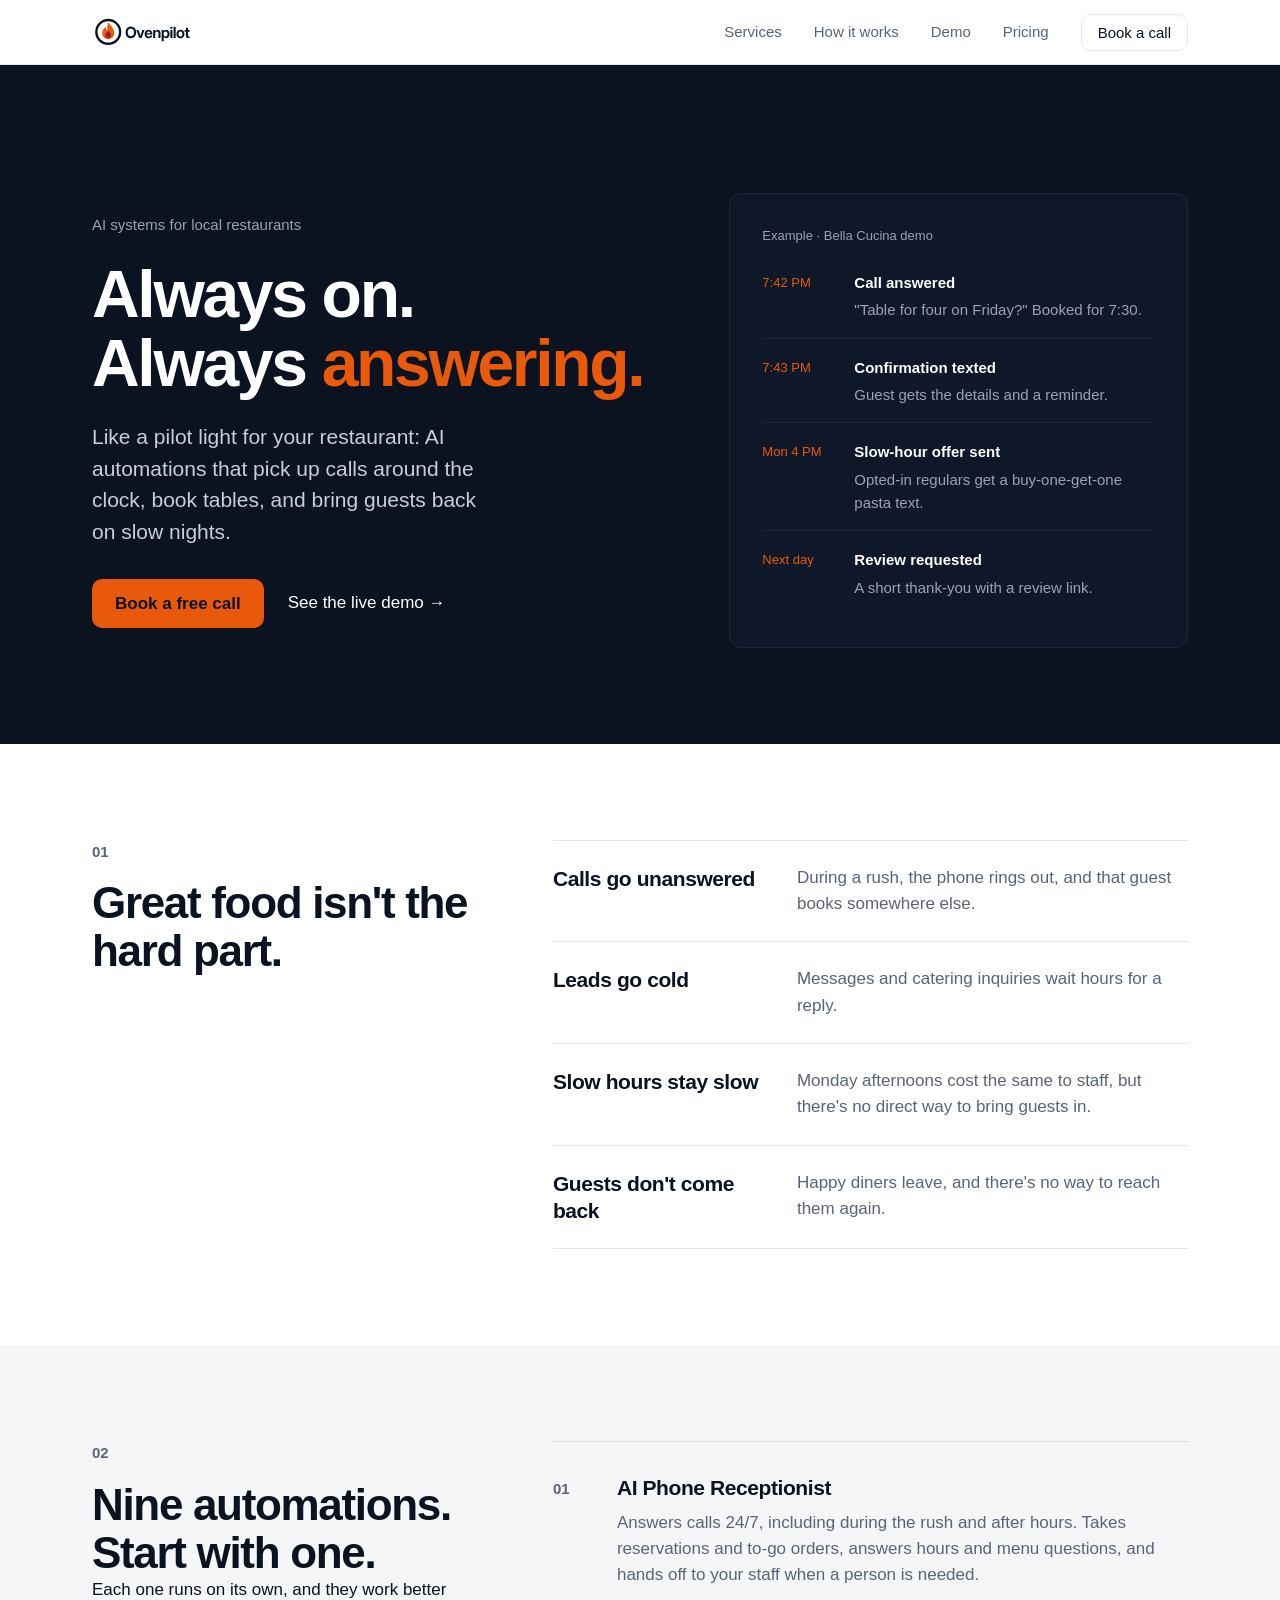
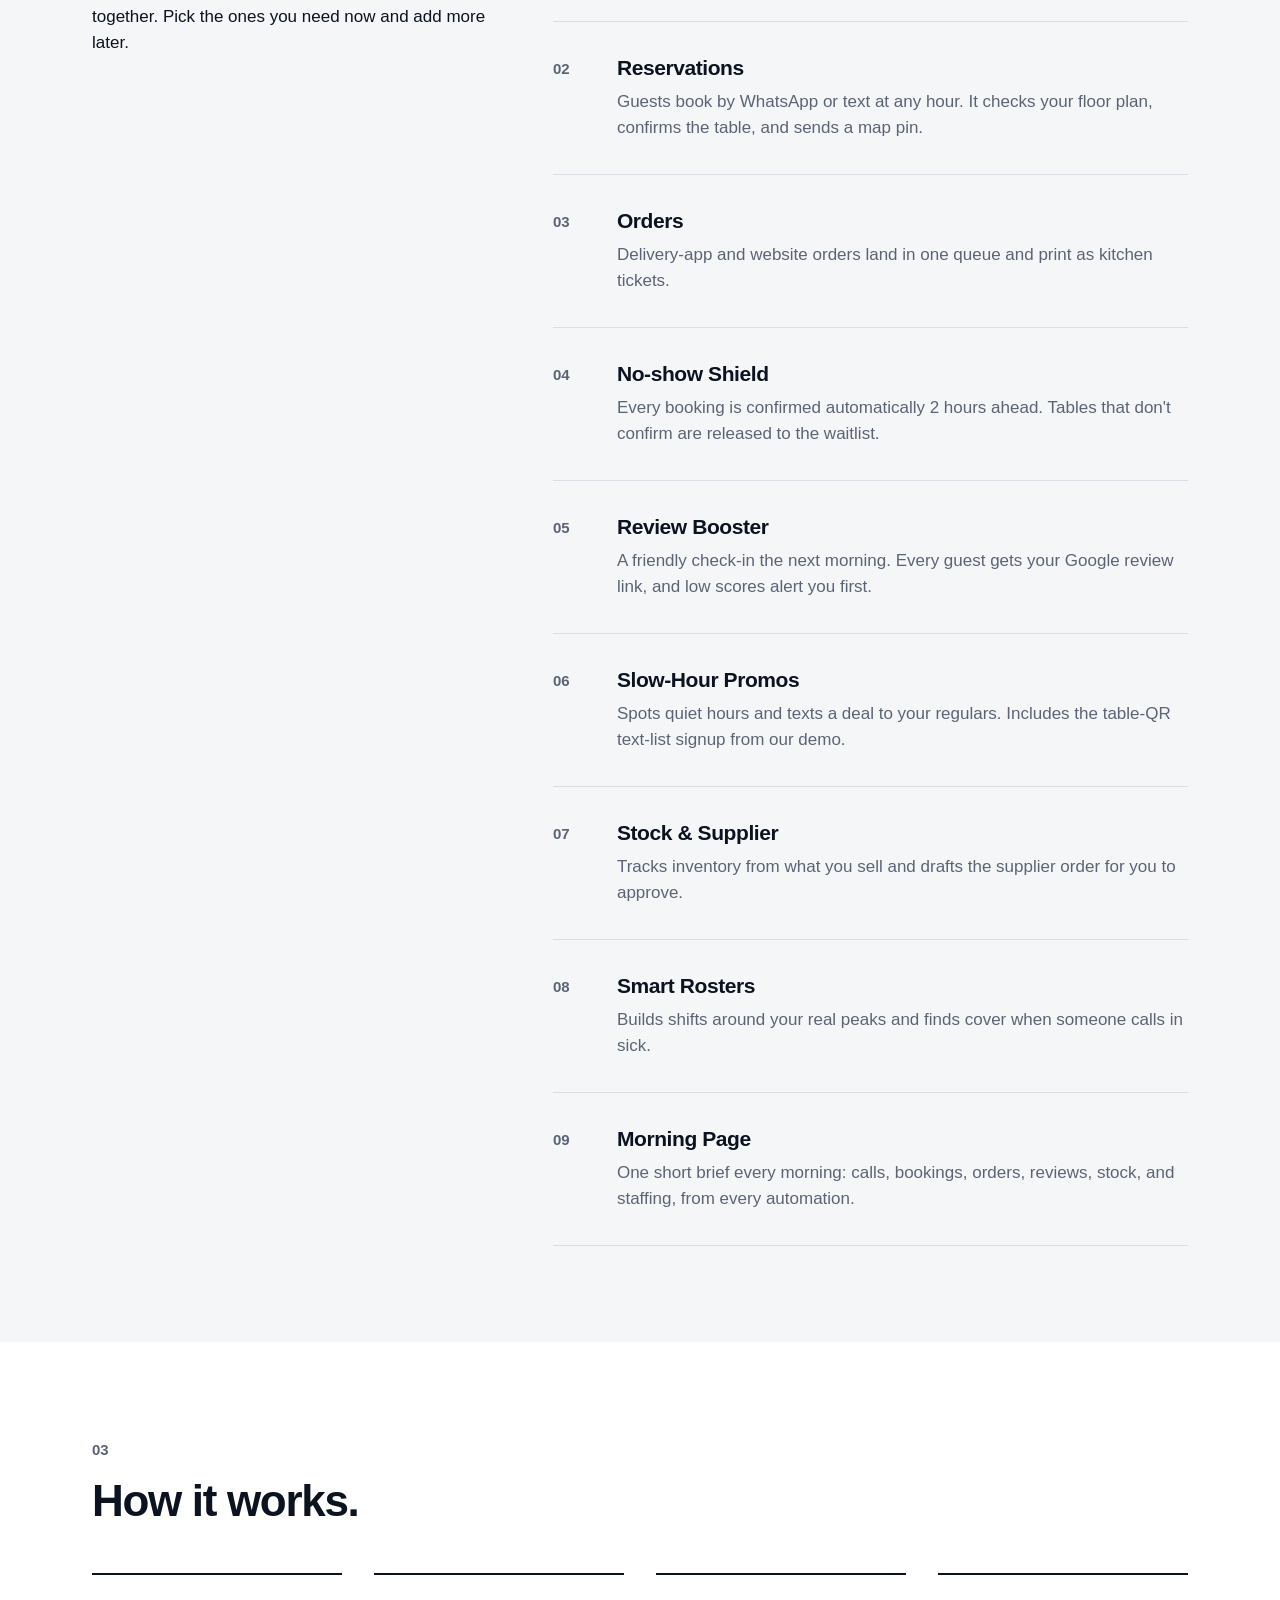
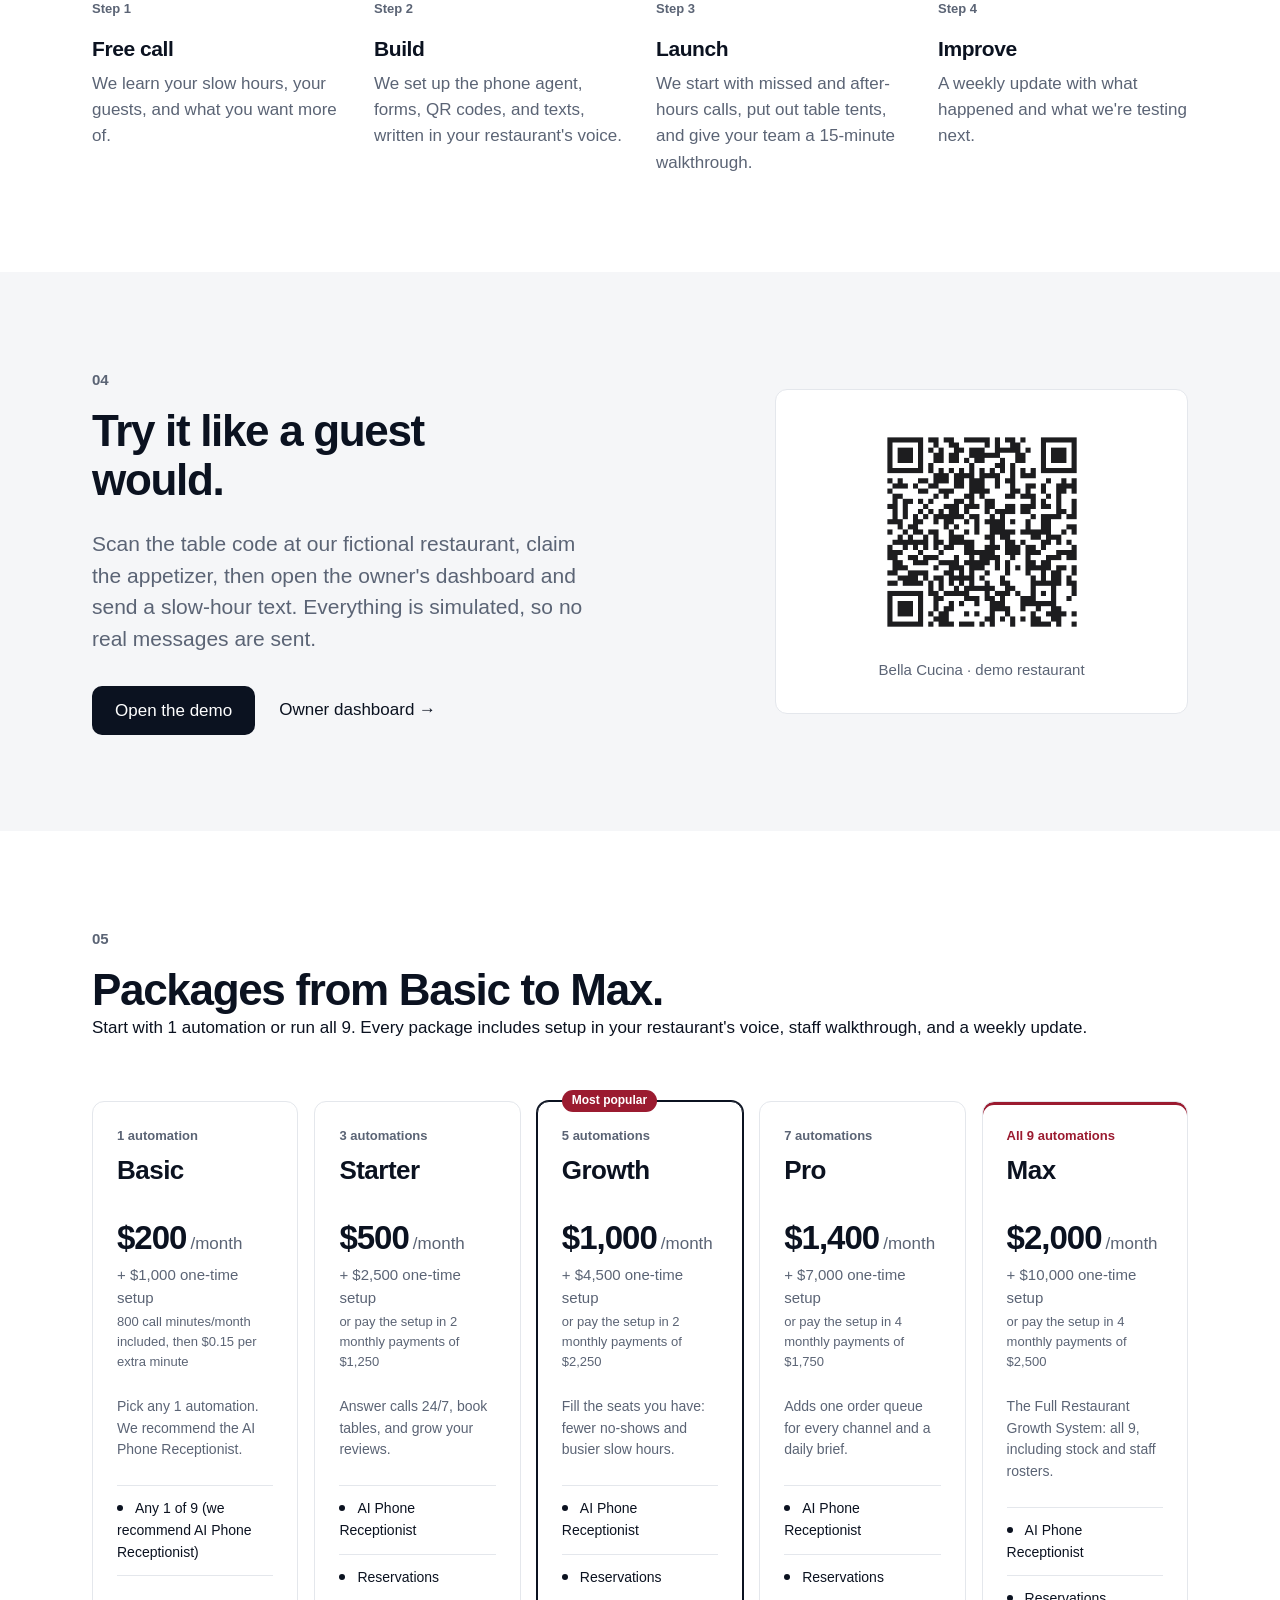
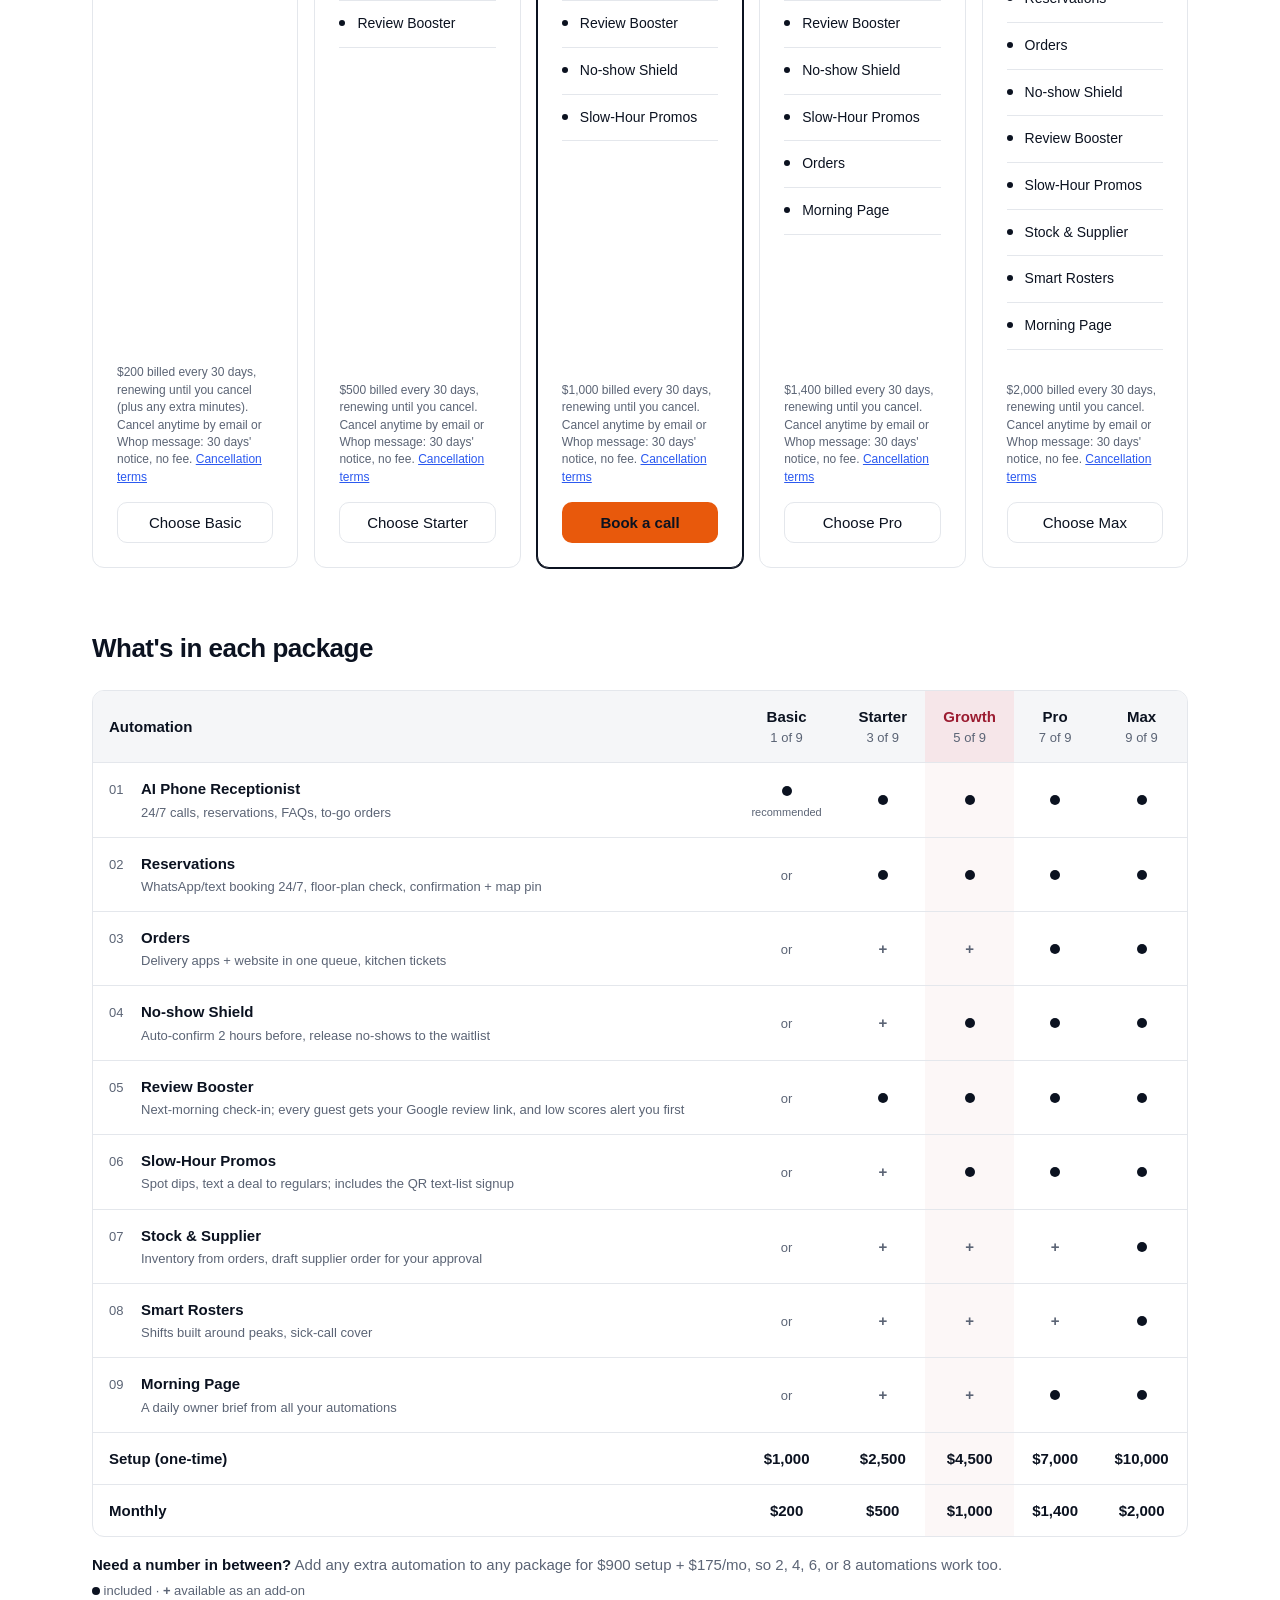
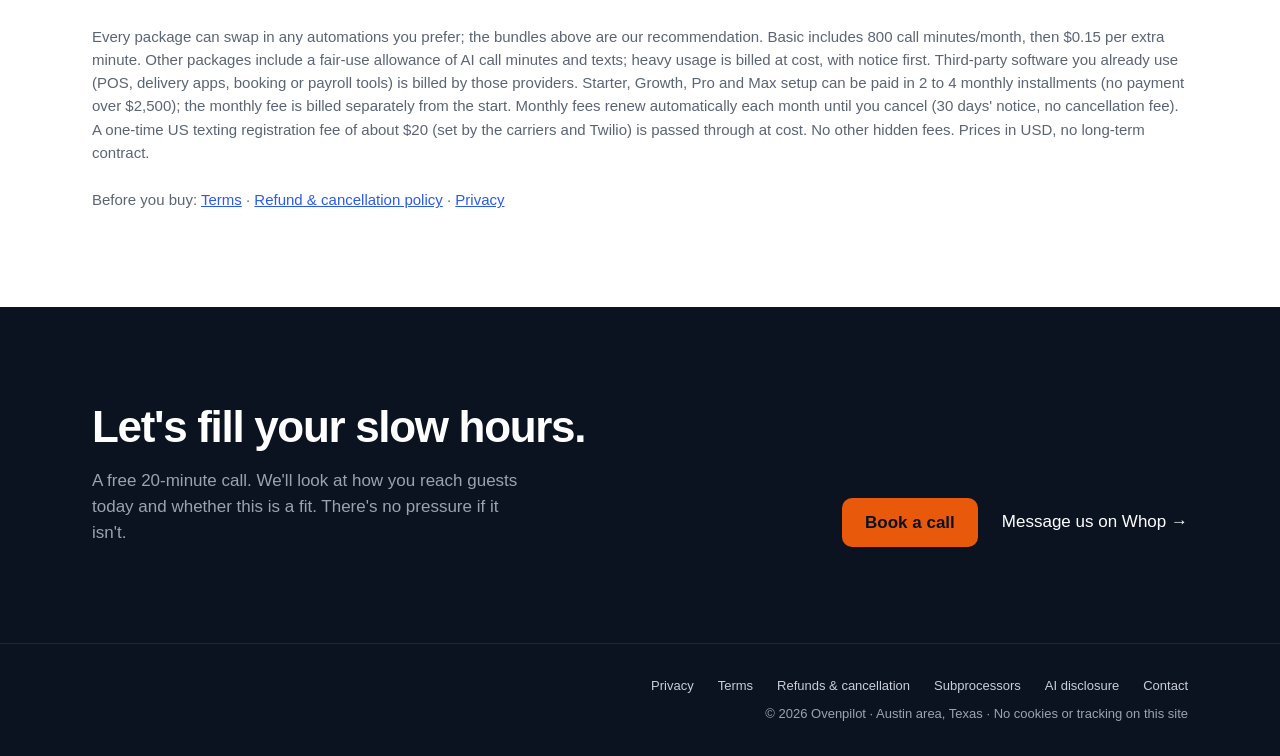
<file: index.html>
<!doctype html>
<html lang="en">
<head>
<meta charset="utf-8">
<meta name="viewport" content="width=device-width,initial-scale=1">
<meta http-equiv="Content-Security-Policy" content="default-src 'self'; script-src 'self'; style-src 'self'; img-src 'self' data:; font-src 'self'; connect-src 'self'; form-action 'self'; base-uri 'self'; object-src 'none'; upgrade-insecure-requests">
<meta name="referrer" content="strict-origin-when-cross-origin">
<title>Ovenpilot — AI systems for local restaurants</title>
<meta name="description" content="AI automations for local restaurants: an AI phone receptionist, reservations, orders, no-show shield, reviews, slow-hour promos, stock, rosters and a morning brief.">
<meta name="theme-color" content="#0B1220">
<link rel="icon" type="image/svg+xml" href="assets/ovenpilot-app-icon.svg">
<link rel="apple-touch-icon" href="assets/ovenpilot-app-icon-180.png">
<link rel="stylesheet" href="style.css">
<link rel="canonical" href="https://taftbunker.github.io/ovenpilot/"><meta property="og:type" content="website"><meta property="og:site_name" content="Ovenpilot"><meta property="og:url" content="https://taftbunker.github.io/ovenpilot/"><meta property="og:title" content="Ovenpilot: Always on. Always answering."><meta property="og:description" content="AI automations for local restaurants: calls answered around the clock, tables booked, and guests brought back on slow nights."><meta property="og:image" content="https://taftbunker.github.io/ovenpilot/og.jpg"><meta property="og:image:width" content="1200"><meta property="og:image:height" content="630"><meta property="og:image:alt" content="Ovenpilot: Always on. Always answering. AI automations for local restaurants."><meta name="twitter:card" content="summary_large_image"><meta name="twitter:title" content="Ovenpilot: Always on. Always answering."><meta name="twitter:description" content="AI automations for local restaurants: calls answered around the clock, tables booked, and guests brought back on slow nights."><meta name="twitter:image" content="https://taftbunker.github.io/ovenpilot/og.jpg"><script type="application/ld+json">{"@context":"https://schema.org","@type":"ProfessionalService","name":"Ovenpilot","url":"https://taftbunker.github.io/ovenpilot/","logo":"https://taftbunker.github.io/ovenpilot/assets/ovenpilot-app-icon-180.png","image":"https://taftbunker.github.io/ovenpilot/og.jpg","email":"ovenpilothq@gmail.com","description":"Ovenpilot sets up AI automations for local restaurants: phone receptionist, reservations, orders, no-show shield, reviews, promos, stock, rosters and a morning brief.","areaServed":{"@type":"City","name":"Austin, Texas"},"knowsAbout":["AI phone receptionist","restaurant reservations","restaurant automation","SMS marketing for restaurants"]}</script></head>
<body>
<a class="skip" href="#top">Skip to content</a>
<header class="nav">
  <div class="container nav-inner">
    <a class="logo" href="#top" aria-label="Ovenpilot home"><img src="assets/ovenpilot-logo.svg" alt="Ovenpilot" width="100" height="32"></a>
    <nav aria-label="Primary">
      <a href="#services">Services</a><a href="#how">How it works</a><a href="#demo">Demo</a><a href="#pricing">Pricing</a>
      <a class="btn btn-ghost btn-sm" href="https://whop.com/ovenpilot">Book a call</a>
    </nav>
  </div>
</header>

<main id="top">
  <!-- HERO: left-aligned, one primary action -->
  <section class="hero">
    <div class="container hero-grid">
      <div class="hero-copy">
        <p class="kicker">AI systems for local restaurants</p>
        <h1>Always on.<br>Always <span class="hl">answering.</span></h1>
        <p class="lead">Like a pilot light for your restaurant: AI automations that pick up calls around the clock, book tables, and bring guests back on slow nights.</p>
        <div class="actions">
          <a class="btn btn-primary" href="https://whop.com/ovenpilot">Book a free call</a>
          <a class="link-arrow" href="#demo">See the live demo</a>
        </div>
      </div>
      <figure class="hero-panel" aria-label="Example flow from our demo restaurant">
        <figcaption>Example · Bella Cucina demo</figcaption>
        <ol class="flow">
          <li><span class="t">7:42 PM</span><div><b>Call answered</b><p>"Table for four on Friday?" Booked for 7:30.</p></div></li>
          <li><span class="t">7:43 PM</span><div><b>Confirmation texted</b><p>Guest gets the details and a reminder.</p></div></li>
          <li><span class="t">Mon 4 PM</span><div><b>Slow-hour offer sent</b><p>Opted-in regulars get a buy-one-get-one pasta text.</p></div></li>
          <li><span class="t">Next day</span><div><b>Review requested</b><p>A short thank-you with a review link.</p></div></li>
        </ol>
      </figure>
    </div>
  </section>

  <!-- 01 PROBLEM -->
  <section class="section" id="problem">
    <div class="container split">
      <header class="sec-head"><span class="num">01</span><h2>Great food isn't the hard part.</h2></header>
      <ul class="rows">
        <li><h3>Calls go unanswered</h3><p>During a rush, the phone rings out, and that guest books somewhere else.</p></li>
        <li><h3>Leads go cold</h3><p>Messages and catering inquiries wait hours for a reply.</p></li>
        <li><h3>Slow hours stay slow</h3><p>Monday afternoons cost the same to staff, but there's no direct way to bring guests in.</p></li>
        <li><h3>Guests don't come back</h3><p>Happy diners leave, and there's no way to reach them again.</p></li>
      </ul>
    </div>
  </section>

  <!-- 02 SERVICES -->
  <section class="section alt" id="services">
    <div class="container split">
      <header class="sec-head"><span class="num">02</span><h2>Nine automations. Start with one.</h2><p class="sec-sub">Each one runs on its own, and they work better together. Pick the ones you need now and add more later.</p></header>
      <div class="services">
        <article><span class="idx">01</span><div><h3>AI Phone Receptionist</h3><p>Answers calls 24/7, including during the rush and after hours. Takes reservations and to-go orders, answers hours and menu questions, and hands off to your staff when a person is needed.</p></div></article>
        <article><span class="idx">02</span><div><h3>Reservations</h3><p>Guests book by WhatsApp or text at any hour. It checks your floor plan, confirms the table, and sends a map pin.</p></div></article>
        <article><span class="idx">03</span><div><h3>Orders</h3><p>Delivery-app and website orders land in one queue and print as kitchen tickets.</p></div></article>
        <article><span class="idx">04</span><div><h3>No-show Shield</h3><p>Every booking is confirmed automatically 2 hours ahead. Tables that don't confirm are released to the waitlist.</p></div></article>
        <article><span class="idx">05</span><div><h3>Review Booster</h3><p>A friendly check-in the next morning. Every guest gets your Google review link, and low scores alert you first.</p></div></article>
        <article><span class="idx">06</span><div><h3>Slow-Hour Promos</h3><p>Spots quiet hours and texts a deal to your regulars. Includes the table-QR text-list signup from our demo.</p></div></article>
        <article><span class="idx">07</span><div><h3>Stock &amp; Supplier</h3><p>Tracks inventory from what you sell and drafts the supplier order for you to approve.</p></div></article>
        <article><span class="idx">08</span><div><h3>Smart Rosters</h3><p>Builds shifts around your real peaks and finds cover when someone calls in sick.</p></div></article>
        <article><span class="idx">09</span><div><h3>Morning Page</h3><p>One short brief every morning: calls, bookings, orders, reviews, stock, and staffing, from every automation.</p></div></article>
      </div>
    </div>
  </section>

  <!-- 03 HOW -->
  <section class="section" id="how">
    <div class="container">
      <header class="sec-head wide"><span class="num">03</span><h2>How it works.</h2></header>
      <ol class="steps">
        <li><span>Step 1</span><h3>Free call</h3><p>We learn your slow hours, your guests, and what you want more of.</p></li>
        <li><span>Step 2</span><h3>Build</h3><p>We set up the phone agent, forms, QR codes, and texts, written in your restaurant's voice.</p></li>
        <li><span>Step 3</span><h3>Launch</h3><p>We start with missed and after-hours calls, put out table tents, and give your team a 15-minute walkthrough.</p></li>
        <li><span>Step 4</span><h3>Improve</h3><p>A weekly update with what happened and what we're testing next.</p></li>
      </ol>
    </div>
  </section>

  <!-- 04 DEMO -->
  <section class="section alt" id="demo">
    <div class="container demo">
      <div>
        <header class="sec-head stack"><span class="num">04</span><h2>Try it like a guest would.</h2></header>
        <p class="body-lg">Scan the table code at our fictional restaurant, claim the appetizer, then open the owner's dashboard and send a slow-hour text. Everything is simulated, so no real messages are sent.</p>
        <div class="actions">
          <a class="btn btn-dark" href="demo/">Open the demo</a>
          <a class="link-arrow" href="demo/dashboard.html">Owner dashboard</a>
        </div>
      </div>
      <a class="demo-qr" href="demo/landing.html?table=12"><img src="demo/qr/table-qr.png" alt="QR code for the demo guest page" width="220" height="220" loading="lazy" decoding="async"><span>Bella Cucina · demo restaurant</span></a>
    </div>
  </section>

  <!-- 05 PRICING: rendered from pricing.js (TIERS, AUTOMATIONS, ADDON). -->
  <section class="section" id="pricing">
    <div class="container">
      <header class="sec-head wide"><span class="num">05</span><h2>Packages from Basic to Max.</h2><p class="sec-sub">Start with 1 automation or run all 9. Every package includes setup in your restaurant's voice, staff walkthrough, and a weekly update.</p></header>
      <div class="tiers" id="tiers" data-count="5">
        <noscript><p>Basic (1 automation) $1,000 setup + $200/mo, 800 call minutes/month included, then $0.15 per extra minute · Starter (3) $2,500 + $500/mo · Growth (5) $4,500 + $1,000/mo · Pro (7) $7,000 + $1,400/mo · Max (all 9, Full Restaurant Growth System) $10,000 + $2,000/mo. Extra automation $900 + $175/mo. Setup can be paid in monthly installments: Starter 2 × $1,250, Growth 2 × $2,250, Pro 4 × $1,750, Max 4 × $2,500, with the monthly fee billed separately. Monthly fees are billed every 30 days and renew automatically until you cancel (by email or Whop message, 30 days' notice, no fee). A one-time US texting registration fee of about $20 is passed through at cost.</p></noscript>
      </div>
      <div class="compare-wrap" id="compare-section">
        <h3 class="compare-title">What's in each package</h3>
        <div class="table-scroll"><table class="compare" id="compare"></table></div>
        <p class="addon" id="addon"></p>
      </div>
      <p class="fine" id="pricing-note"></p>
      <p class="fine">Before you buy: <a href="terms.html">Terms</a> · <a href="refunds.html">Refund &amp; cancellation policy</a> · <a href="privacy.html">Privacy</a></p>
    </div>
  </section>

  <!-- CONTACT -->
  <section class="cta" id="contact">
    <div class="container cta-inner">
      <div><h2>Let's fill your slow hours.</h2><p>A free 20-minute call. We'll look at how you reach guests today and whether this is a fit. There's no pressure if it isn't.</p></div>
      <div class="actions">
        <a class="btn btn-primary" href="https://whop.com/ovenpilot">Book a call</a>
        <a class="link-arrow light" href="https://whop.com/ovenpilot">Message us on Whop</a>
      </div>
    </div>
  </section>
</main>

<footer class="foot">
  <div class="container foot-inner">
    <img src="assets/ovenpilot-logo-white.svg" alt="Ovenpilot" width="62" height="20" loading="lazy" decoding="async">
    <div class="foot-meta">
      <nav aria-label="Legal"><ul class="foot-links"><li><a href="privacy.html">Privacy</a></li><li><a href="terms.html">Terms</a></li><li><a href="refunds.html">Refunds &amp; cancellation</a></li><li><a href="subprocessors.html">Subprocessors</a></li><li><a href="ai.html">AI disclosure</a></li><li><a href="https://whop.com/ovenpilot">Contact</a></li></ul></nav>
      <span>© 2026 Ovenpilot · Austin area, Texas · No cookies or tracking on this site</span>
    </div>
  </div>
</footer>
<script src="pricing.js"></script>
</body>
</html>
</file>
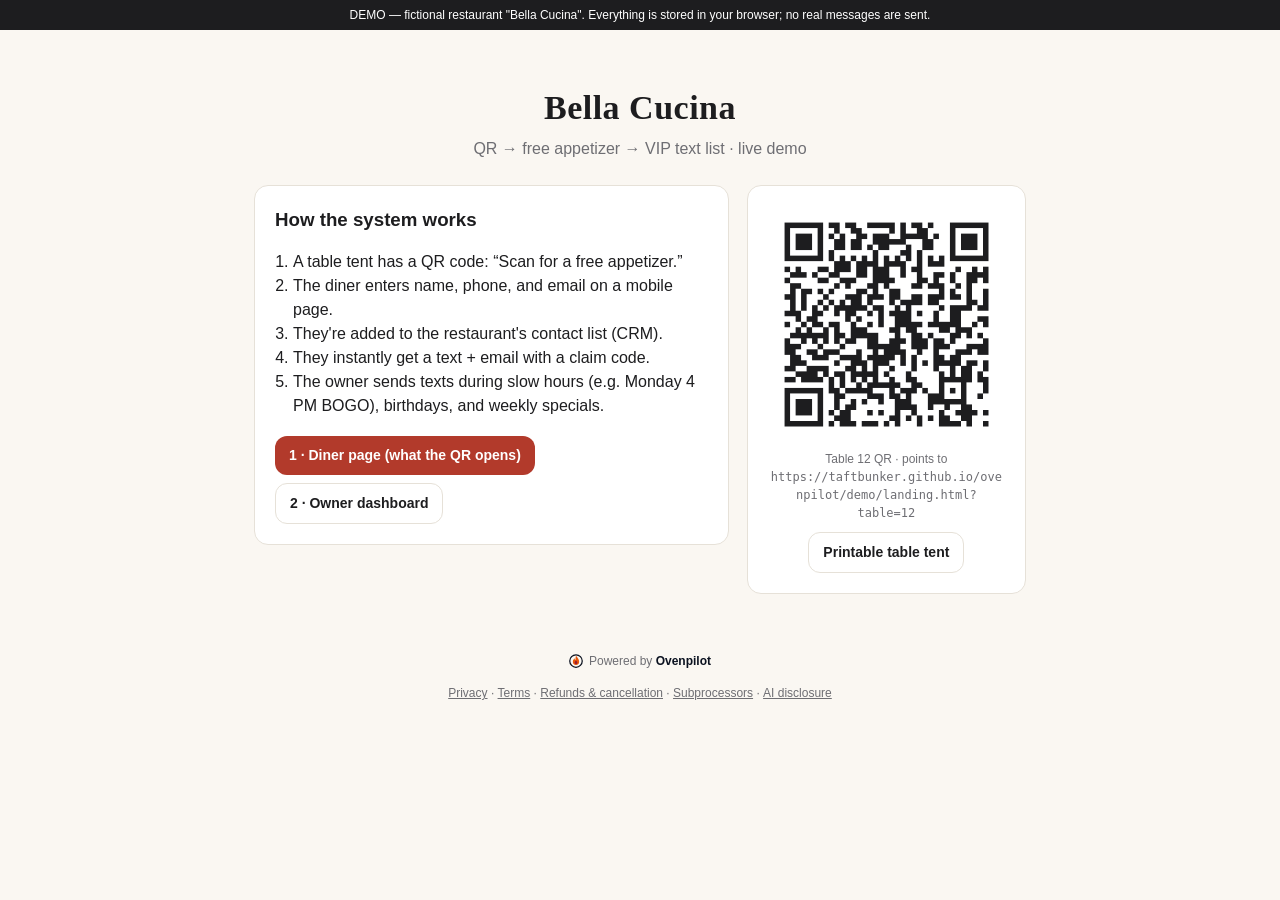
<file: demo/index.html>
<!doctype html><html lang="en"><head><meta charset="utf-8"><meta http-equiv="Content-Security-Policy" content="default-src 'self'; script-src 'self'; style-src 'self' 'unsafe-inline'; img-src 'self' data:; font-src 'self'; connect-src 'self'; form-action 'self'; base-uri 'self'; object-src 'none'; upgrade-insecure-requests"><meta name="referrer" content="strict-origin-when-cross-origin"><link rel="icon" href="data:,"><meta name="viewport" content="width=device-width,initial-scale=1">
<link rel="canonical" href="https://taftbunker.github.io/ovenpilot/demo/"><meta property="og:type" content="website"><meta property="og:site_name" content="Ovenpilot"><meta property="og:url" content="https://taftbunker.github.io/ovenpilot/demo/"><meta property="og:title" content="Ovenpilot demo: restaurant QR text list"><meta property="og:description" content="Live demo of an Ovenpilot restaurant QR text-list system: diner sign-up page and owner dashboard (fictional restaurant, nothing is sent)."><meta property="og:image" content="https://taftbunker.github.io/ovenpilot/og.jpg"><meta property="og:image:width" content="1200"><meta property="og:image:height" content="630"><meta property="og:image:alt" content="Ovenpilot: Always on. Always answering. AI automations for local restaurants."><meta name="twitter:card" content="summary_large_image"><meta name="twitter:title" content="Ovenpilot demo: restaurant QR text list"><meta name="twitter:description" content="Live demo of an Ovenpilot restaurant QR text-list system: diner sign-up page and owner dashboard (fictional restaurant, nothing is sent)."><meta name="twitter:image" content="https://taftbunker.github.io/ovenpilot/og.jpg"><meta name="description" content="Live demo of an Ovenpilot restaurant QR text-list system: diner sign-up page and owner dashboard (fictional restaurant, nothing is sent)."><title>Ovenpilot demo: restaurant QR text list</title><link rel="stylesheet" href="style.css"></head><body>
<header class="banner">DEMO — fictional restaurant "Bella Cucina". Everything is stored in your browser; no real messages are sent.</header>
<main class="wrap" style="max-width:820px">
  <div class="brand"><h1>Bella Cucina</h1><p>QR → free appetizer → VIP text list · live demo</p></div>
  <div class="two">
    <div class="card"><h2 class="h3" style="margin-top:0">How the system works</h2><ol style="padding-left:18px;margin:0">
      <li>A table tent has a QR code: “Scan for a free appetizer.”</li><li>The diner enters name, phone, and email on a mobile page.</li>
      <li>They're added to the restaurant's contact list (CRM).</li><li>They instantly get a text + email with a claim code.</li>
      <li>The owner sends texts during slow hours (e.g. Monday 4 PM BOGO), birthdays, and weekly specials.</li></ol>
      <div class="row" style="margin-top:18px"><a class="btn small" href="landing.html?table=12">1 · Diner page (what the QR opens)</a><a class="btn small secondary" href="dashboard.html">2 · Owner dashboard</a></div></div>
    <div class="card" style="text-align:center"><img src="qr/table-qr.png" alt="QR code to the diner landing page" width="240" height="240" style="width:100%;max-width:240px;height:auto"><div class="fine">Table 12 QR · points to <code id="qrurl"></code></div>
      <a class="btn small secondary" href="qr/table-tent.png" style="margin-top:10px">Printable table tent</a></div>
  </div>
</main><footer class="powered"><a href="../"><img src="assets/ovenpilot-mark.svg" alt="" width="14" height="14" loading="lazy" decoding="async"><span>Powered by <b>Ovenpilot</b></span></a><nav class="legal-links" aria-label="Legal"><a href="../privacy.html">Privacy</a> · <a href="../terms.html">Terms</a> · <a href="../refunds.html">Refunds &amp; cancellation</a> · <a href="../subprocessors.html">Subprocessors</a> · <a href="../ai.html">AI disclosure</a></nav></footer>
<script src="index.js"></script></body></html>
</file>
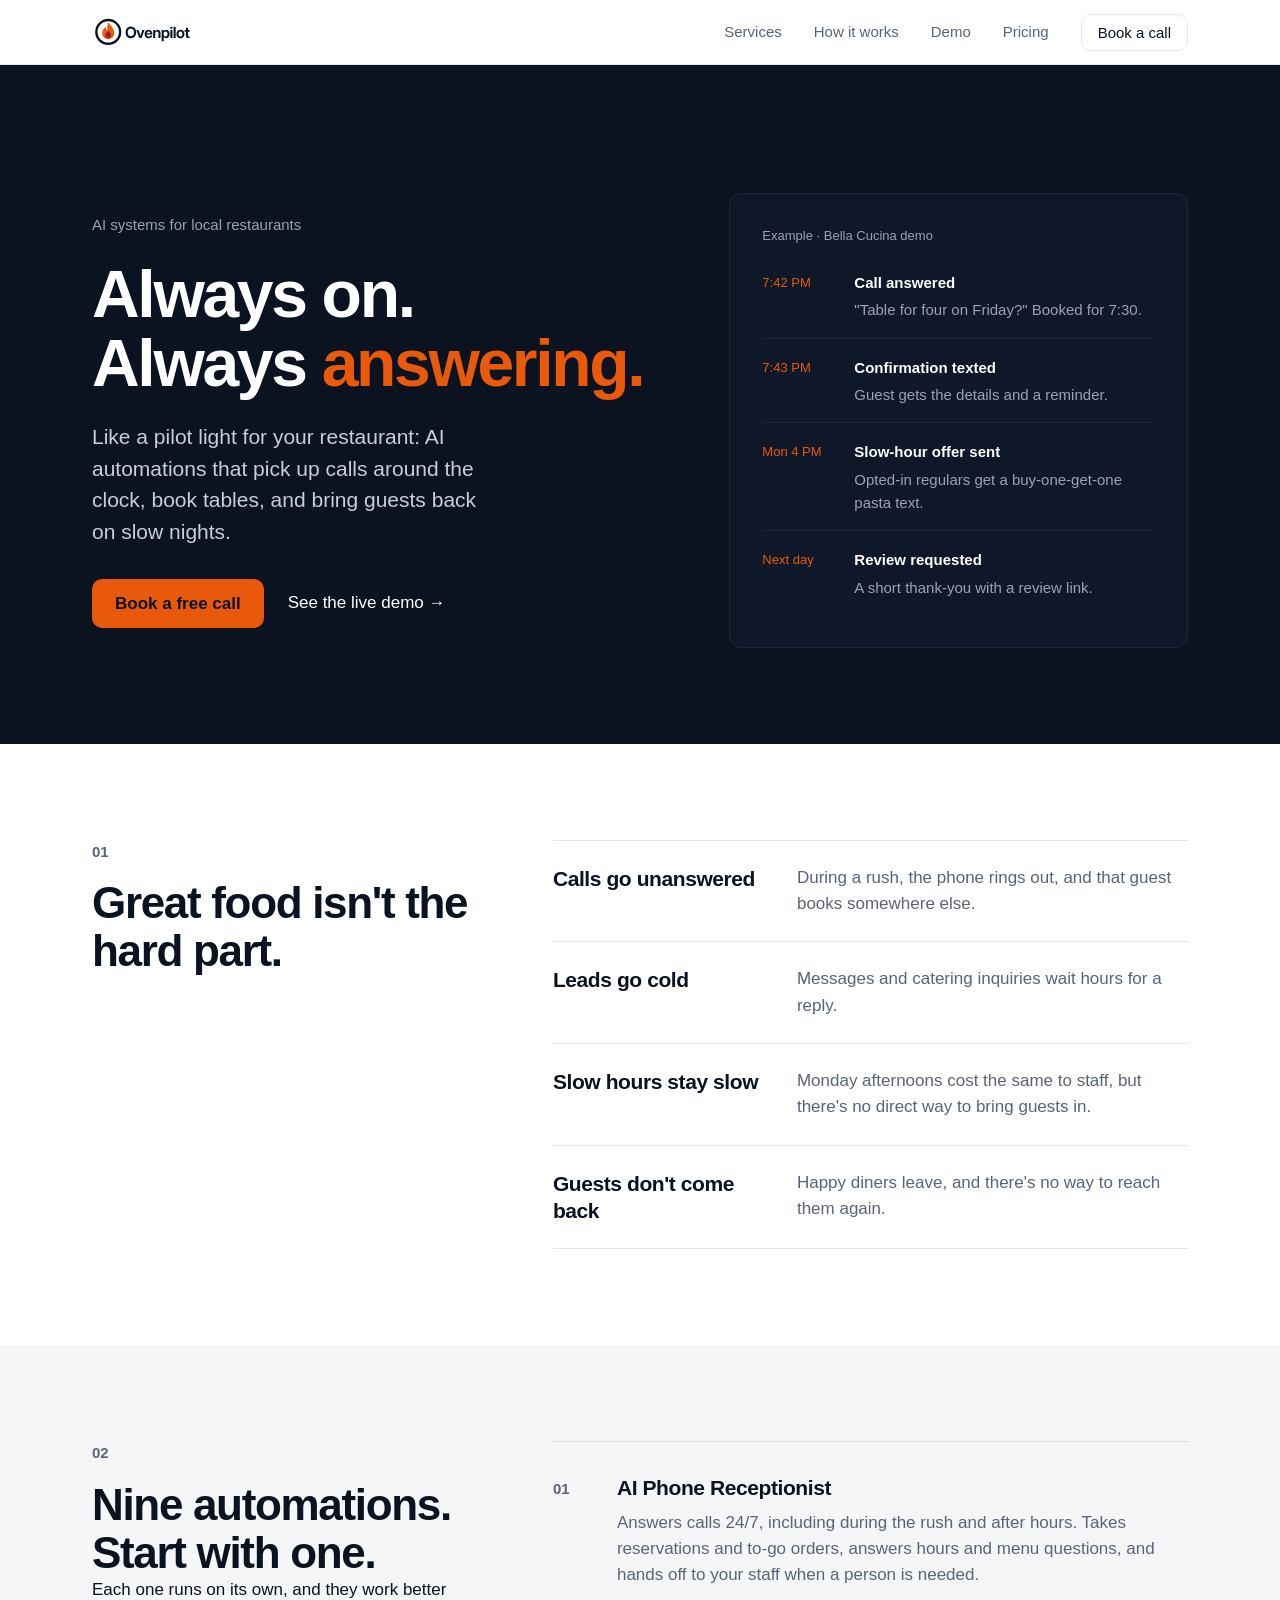
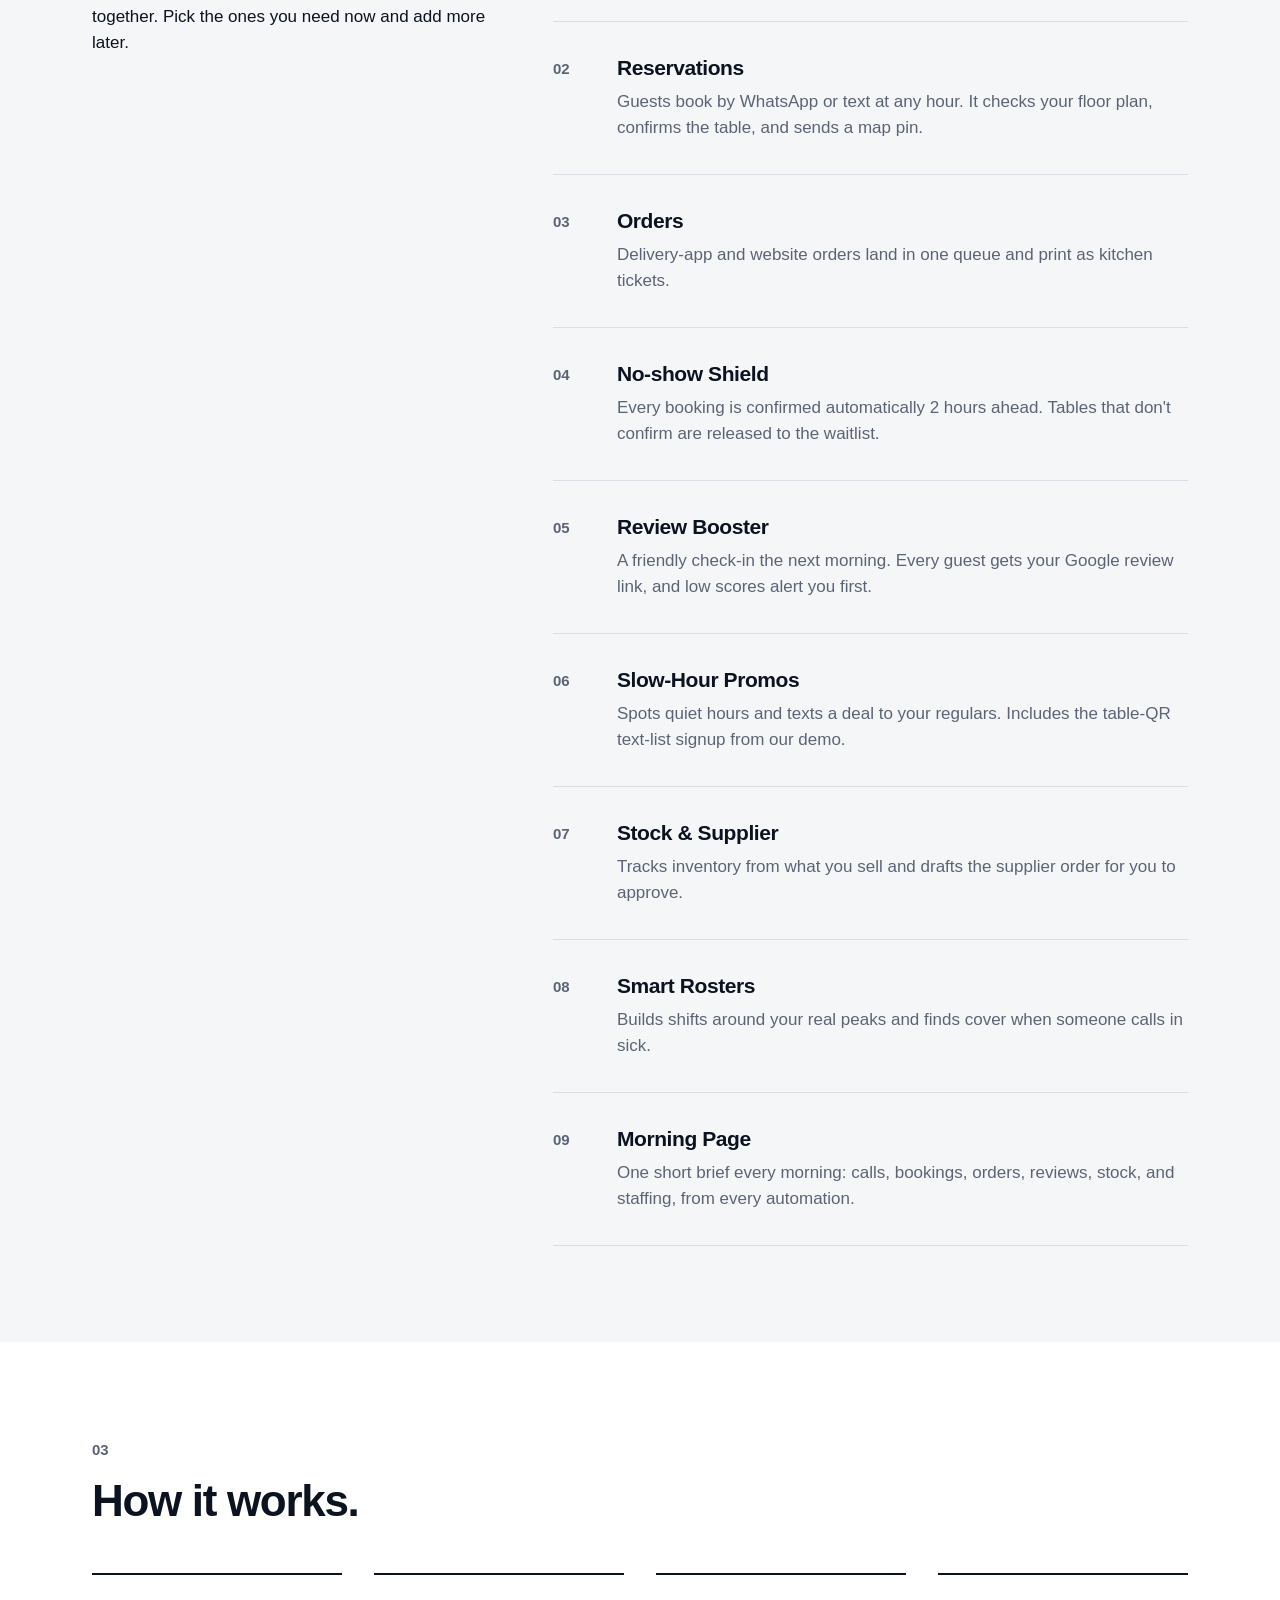
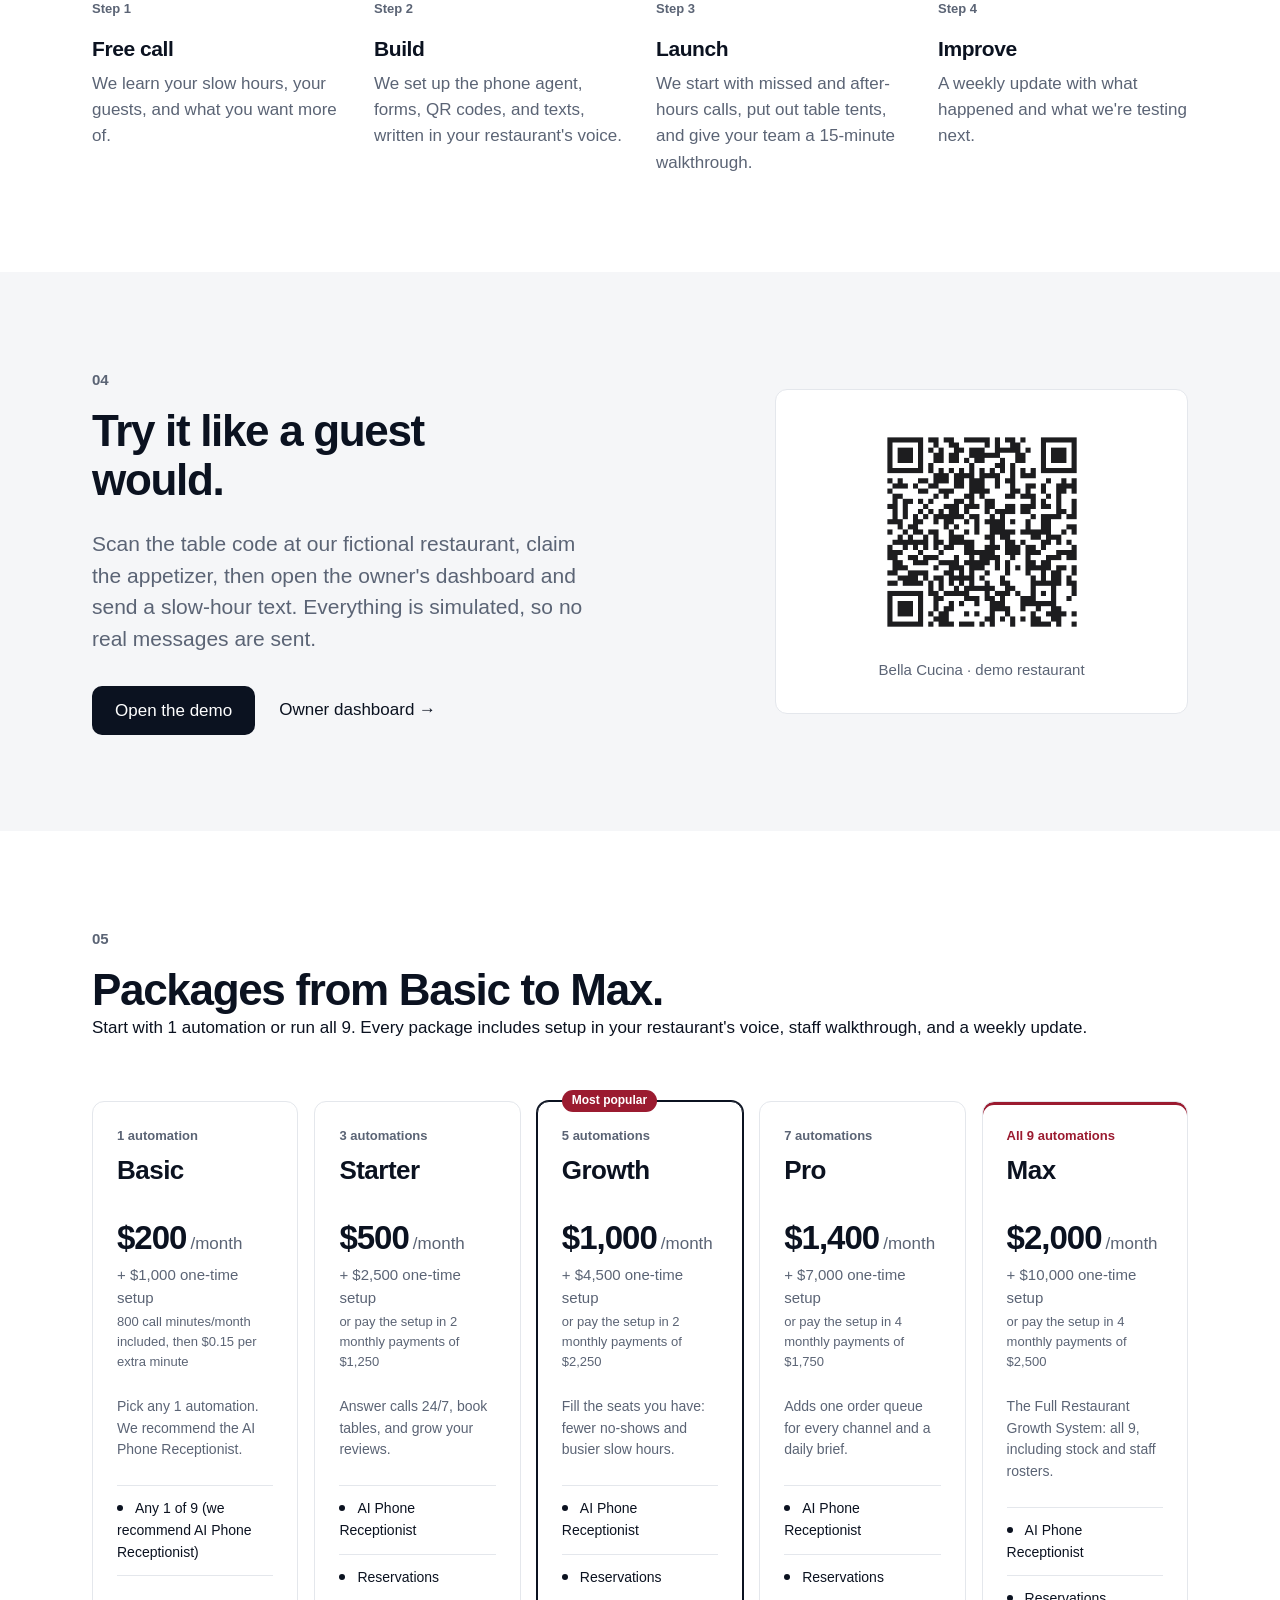
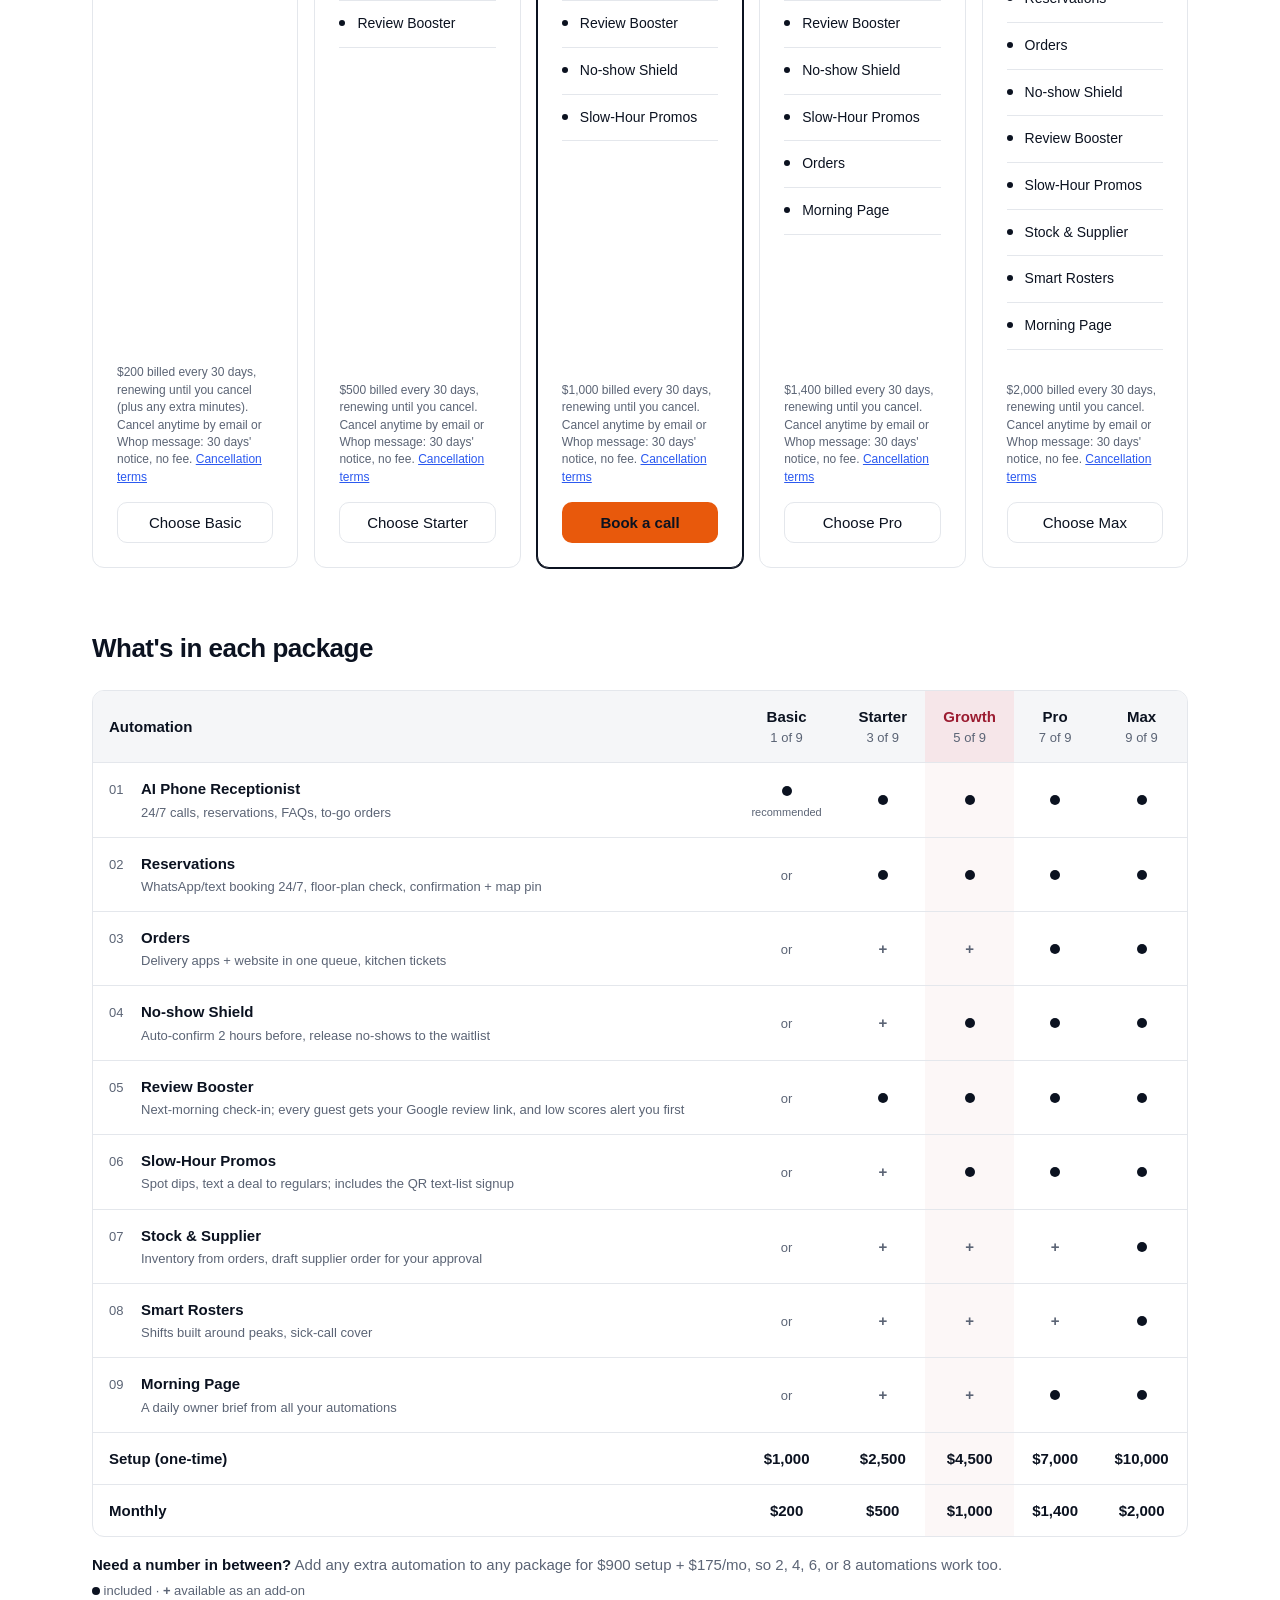
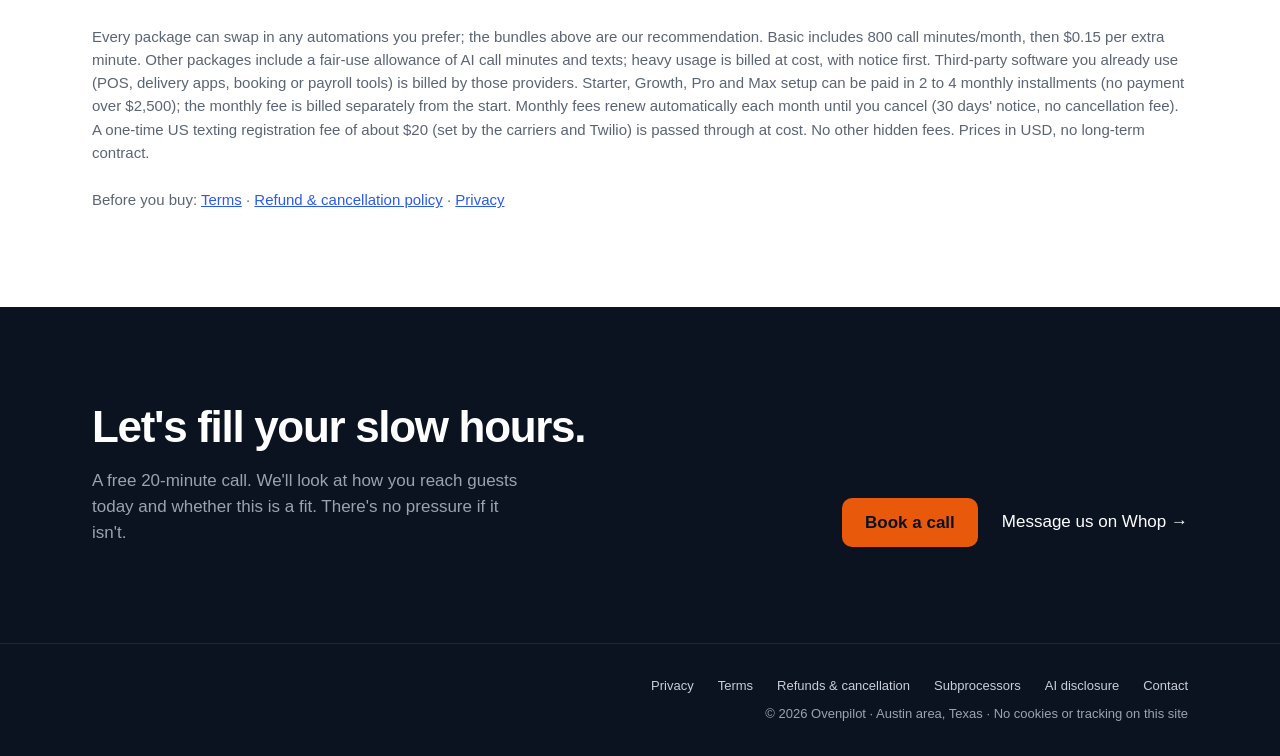
<file: website/index.html>
<!doctype html><html lang="en"><head><meta charset="utf-8"><title>Ovenpilot has moved to a new address</title><meta http-equiv="Content-Security-Policy" content="default-src 'self'; script-src 'self'; style-src 'self'; img-src 'self' data:; font-src 'self'; connect-src 'self'; form-action 'self'; base-uri 'self'; object-src 'none'; upgrade-insecure-requests"><meta name="referrer" content="strict-origin-when-cross-origin"><meta name="robots" content="noindex"><meta http-equiv="refresh" content="0; url=../"><link rel="canonical" href="https://taftbunker.github.io/ovenpilot/"><link rel="stylesheet" href="../style.css"></head><body><main id="main" class="legal"><div class="container"><h1>Ovenpilot has moved</h1><p>Go to <a href="../">the Ovenpilot home page</a>.</p></div></main><footer class="foot">
  <div class="container foot-inner">
    <img src="../assets/ovenpilot-logo-white.svg" alt="Ovenpilot" width="62" height="20" loading="lazy" decoding="async">
    <div class="foot-meta">
      <nav aria-label="Legal"><ul class="foot-links"><li><a href="../privacy.html">Privacy</a></li><li><a href="../terms.html">Terms</a></li><li><a href="../refunds.html">Refunds &amp; cancellation</a></li><li><a href="../subprocessors.html">Subprocessors</a></li><li><a href="../ai.html">AI disclosure</a></li><li><a href="https://whop.com/ovenpilot">Contact</a></li></ul></nav>
      <span>© 2026 Ovenpilot · Austin area, Texas · No cookies or tracking on this site</span>
    </div>
  </div>
</footer></body></html>
</file>
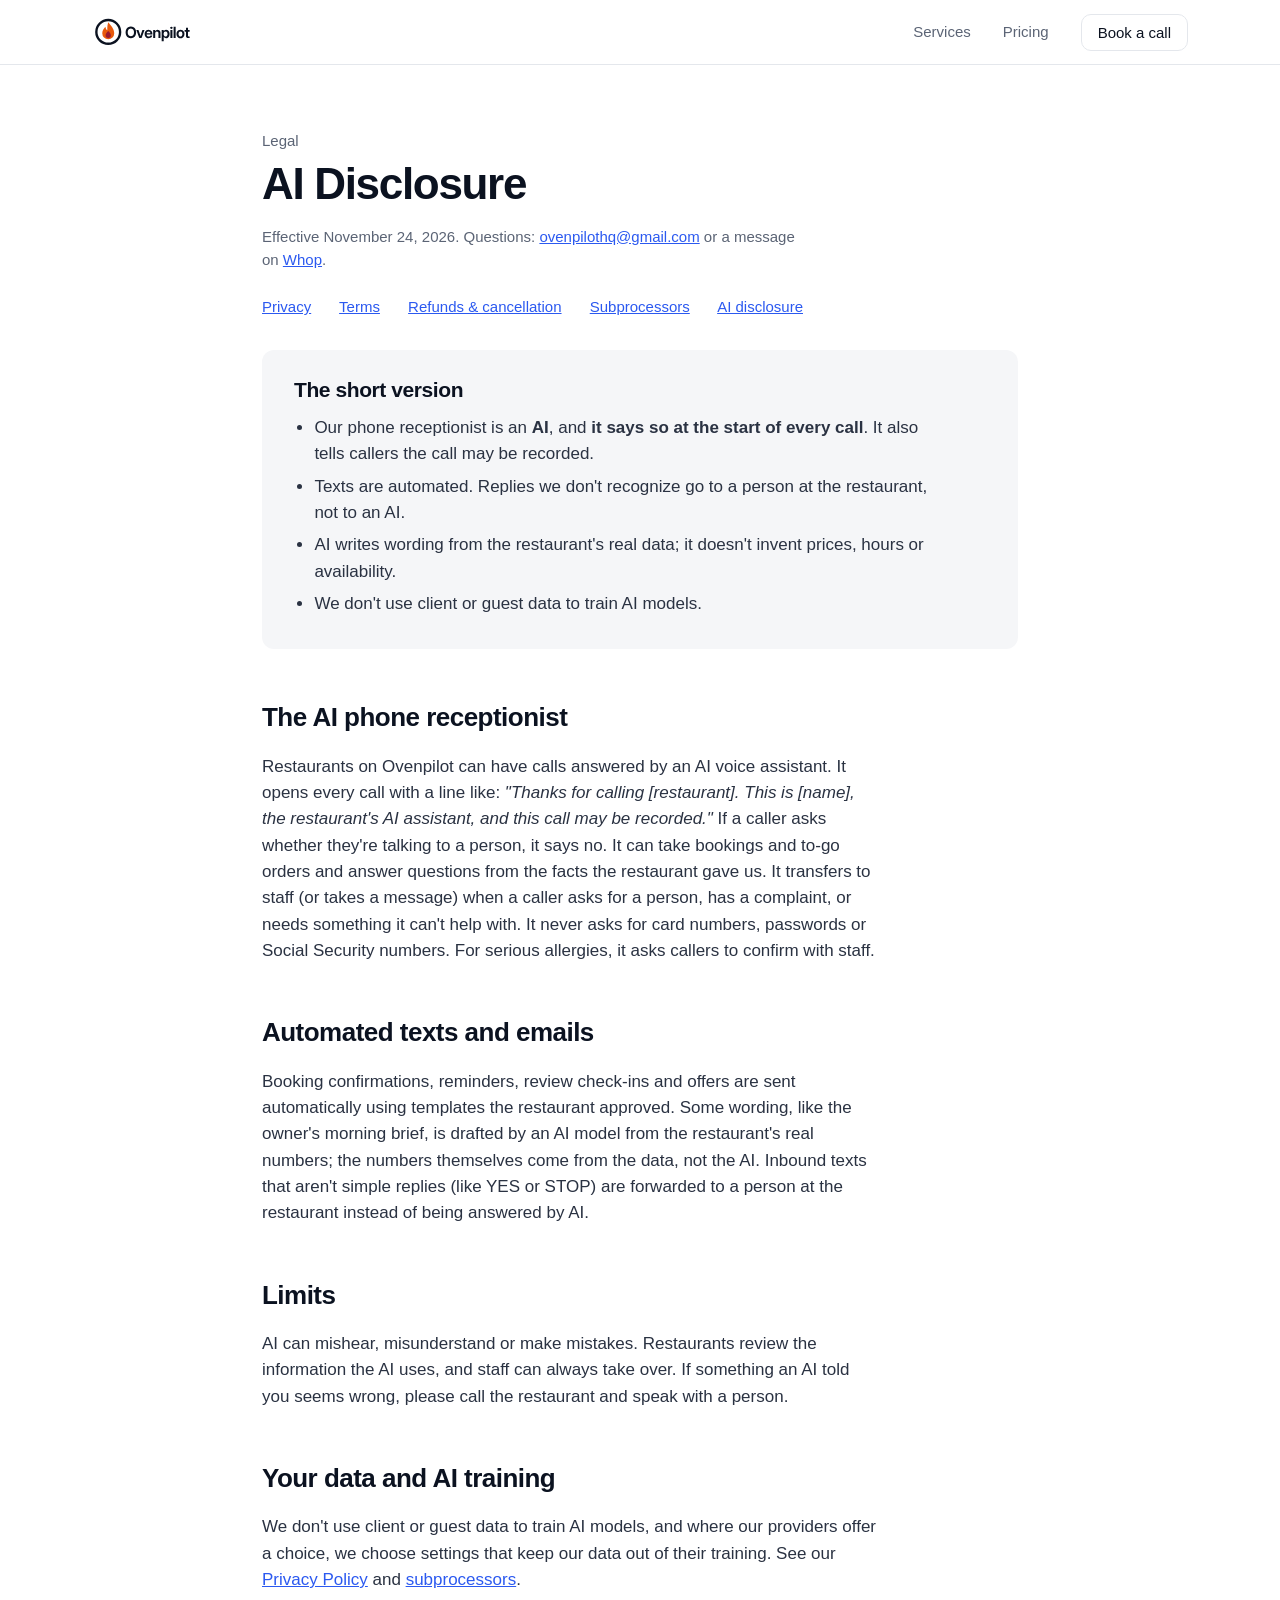
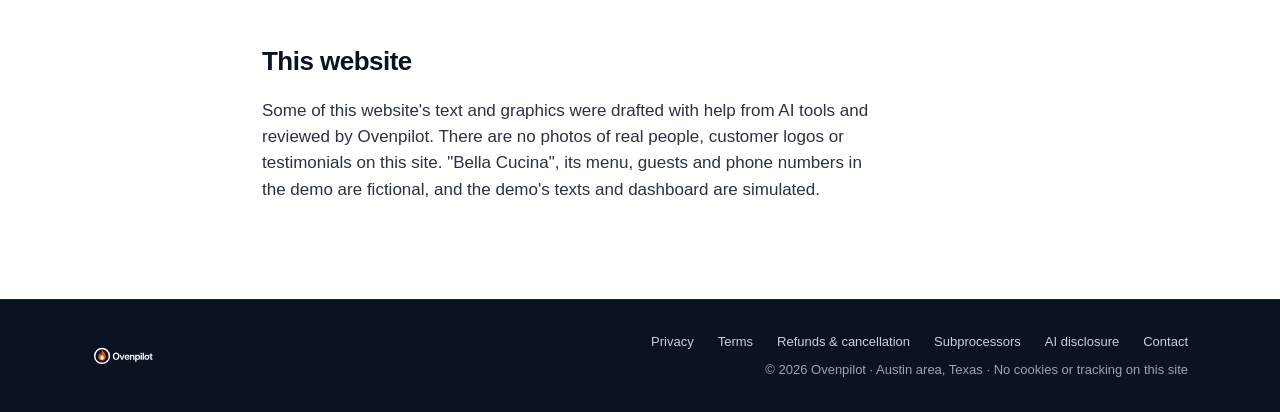
<file: ai.html>
<!doctype html>
<html lang="en">
<head>
<meta charset="utf-8">
<meta name="viewport" content="width=device-width,initial-scale=1">
<meta http-equiv="Content-Security-Policy" content="default-src 'self'; script-src 'self'; style-src 'self'; img-src 'self' data:; font-src 'self'; connect-src 'self'; form-action 'self'; base-uri 'self'; object-src 'none'; upgrade-insecure-requests">
<meta name="referrer" content="strict-origin-when-cross-origin">
<title>AI Disclosure · Ovenpilot</title>
<meta name="description" content="How Ovenpilot uses AI: the AI phone receptionist says it is an AI, how automated texts and emails work, the limits, and why your data is not used to train AI.">
<meta name="theme-color" content="#0B1220">
<link rel="icon" type="image/svg+xml" href="assets/ovenpilot-app-icon.svg">
<link rel="stylesheet" href="style.css">
<link rel="canonical" href="https://taftbunker.github.io/ovenpilot/ai.html"><meta property="og:type" content="article"><meta property="og:site_name" content="Ovenpilot"><meta property="og:url" content="https://taftbunker.github.io/ovenpilot/ai.html"><meta property="og:title" content="AI Disclosure · Ovenpilot"><meta property="og:description" content="How Ovenpilot uses AI: the AI phone receptionist says it is an AI, how automated texts and emails work, the limits, and why your data is not used to train AI."><meta property="og:image" content="https://taftbunker.github.io/ovenpilot/og.jpg"><meta property="og:image:width" content="1200"><meta property="og:image:height" content="630"><meta property="og:image:alt" content="Ovenpilot: Always on. Always answering. AI automations for local restaurants."><meta name="twitter:card" content="summary_large_image"><meta name="twitter:title" content="AI Disclosure · Ovenpilot"><meta name="twitter:description" content="How Ovenpilot uses AI: the AI phone receptionist says it is an AI, how automated texts and emails work, the limits, and why your data is not used to train AI."><meta name="twitter:image" content="https://taftbunker.github.io/ovenpilot/og.jpg"></head>
<body>
<a class="skip" href="#main">Skip to content</a>
<header class="nav">
  <div class="container nav-inner">
    <a class="logo" href="./" aria-label="Ovenpilot home"><img src="assets/ovenpilot-logo.svg" alt="Ovenpilot" width="100" height="32"></a>
    <nav aria-label="Primary">
      <a href="./#services">Services</a><a href="./#pricing">Pricing</a>
      <a class="btn btn-ghost btn-sm" href="https://whop.com/ovenpilot">Book a call</a>
    </nav>
  </div>
</header>
<main id="main" class="legal">
  <div class="container">
    <p class="kicker">Legal</p>
    <h1>AI Disclosure</h1>
    <p class="updated">Effective November 24, 2026. Questions: <a href="mailto:ovenpilothq@gmail.com">ovenpilothq@gmail.com</a> or a message on <a href="https://whop.com/ovenpilot">Whop</a>.</p>
    <nav class="toc" aria-label="Policies"><a href="privacy.html">Privacy</a> <a href="terms.html">Terms</a> <a href="refunds.html">Refunds &amp; cancellation</a> <a href="subprocessors.html">Subprocessors</a> <a href="ai.html" aria-current=page>AI disclosure</a></nav>
    <section class="summary" aria-label="Summary"><h2>The short version</h2><ul>
<li>Our phone receptionist is an <b>AI</b>, and <b>it says so at the start of every call</b>. It also tells callers the call may be recorded.</li>
<li>Texts are automated. Replies we don't recognize go to a person at the restaurant, not to an AI.</li>
<li>AI writes wording from the restaurant's real data; it doesn't invent prices, hours or availability.</li>
<li>We don't use client or guest data to train AI models.</li>
</ul></section>

<h2 id="calls">The AI phone receptionist</h2>
<p>Restaurants on Ovenpilot can have calls answered by an AI voice assistant. It opens every call with a line like: <i>"Thanks for calling [restaurant]. This is [name], the restaurant's AI assistant, and this call may be recorded."</i> If a caller asks whether they're talking to a person, it says no. It can take bookings and to-go orders and answer questions from the facts the restaurant gave us. It transfers to staff (or takes a message) when a caller asks for a person, has a complaint, or needs something it can't help with. It never asks for card numbers, passwords or Social Security numbers. For serious allergies, it asks callers to confirm with staff.</p>

<h2 id="texts">Automated texts and emails</h2>
<p>Booking confirmations, reminders, review check-ins and offers are sent automatically using templates the restaurant approved. Some wording, like the owner's morning brief, is drafted by an AI model from the restaurant's real numbers; the numbers themselves come from the data, not the AI. Inbound texts that aren't simple replies (like YES or STOP) are forwarded to a person at the restaurant instead of being answered by AI.</p>

<h2 id="limits">Limits</h2>
<p>AI can mishear, misunderstand or make mistakes. Restaurants review the information the AI uses, and staff can always take over. If something an AI told you seems wrong, please call the restaurant and speak with a person.</p>

<h2 id="data">Your data and AI training</h2>
<p>We don't use client or guest data to train AI models, and where our providers offer a choice, we choose settings that keep our data out of their training. See our <a href="privacy.html">Privacy Policy</a> and <a href="subprocessors.html">subprocessors</a>.</p>

<h2 id="site">This website</h2>
<p>Some of this website's text and graphics were drafted with help from AI tools and reviewed by Ovenpilot. There are no photos of real people, customer logos or testimonials on this site. "Bella Cucina", its menu, guests and phone numbers in the demo are fictional, and the demo's texts and dashboard are simulated.</p>

  </div>
</main>
<footer class="foot">
  <div class="container foot-inner">
    <img src="assets/ovenpilot-logo-white.svg" alt="Ovenpilot" width="62" height="20" loading="lazy" decoding="async">
    <div class="foot-meta">
      <nav aria-label="Legal"><ul class="foot-links"><li><a href="privacy.html">Privacy</a></li><li><a href="terms.html">Terms</a></li><li><a href="refunds.html">Refunds &amp; cancellation</a></li><li><a href="subprocessors.html">Subprocessors</a></li><li><a href="ai.html">AI disclosure</a></li><li><a href="https://whop.com/ovenpilot">Contact</a></li></ul></nav>
      <span>© 2026 Ovenpilot · Austin area, Texas · No cookies or tracking on this site</span>
    </div>
  </div>
</footer>
</body>
</html>
</file>
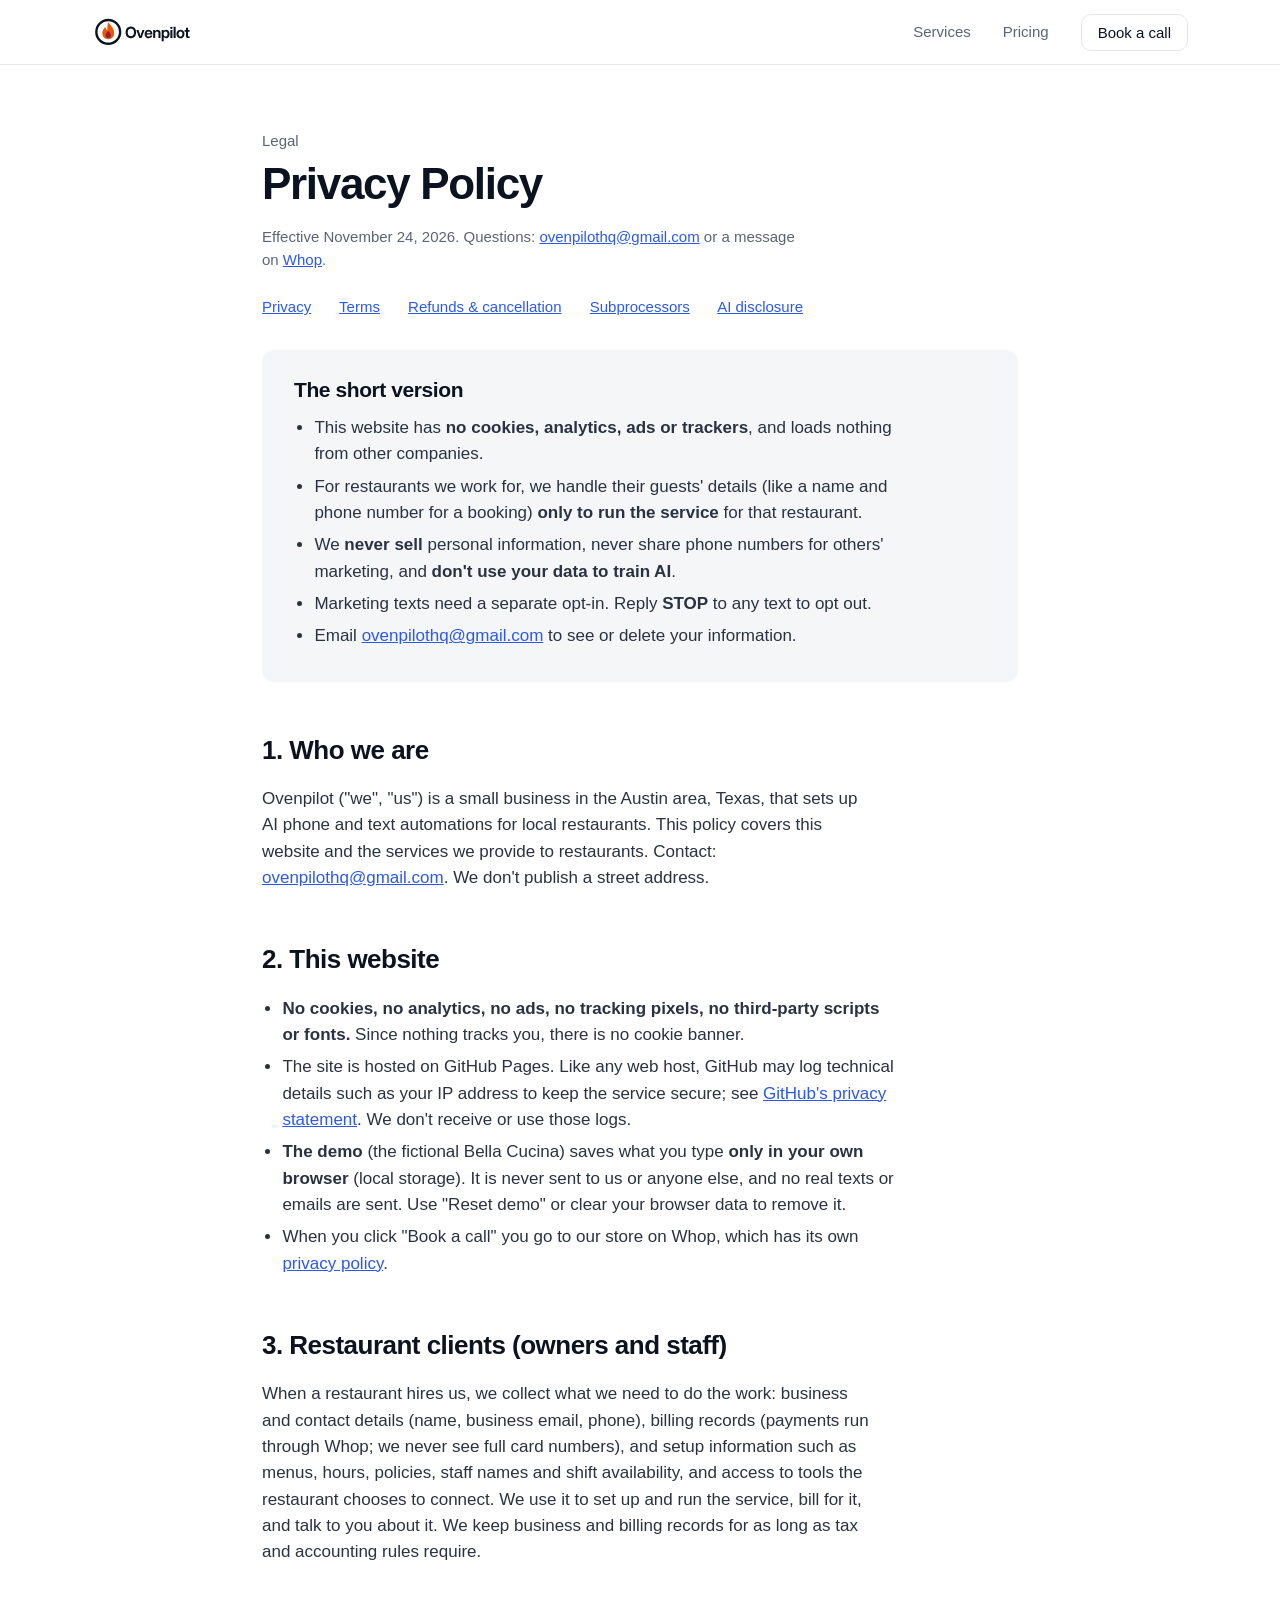
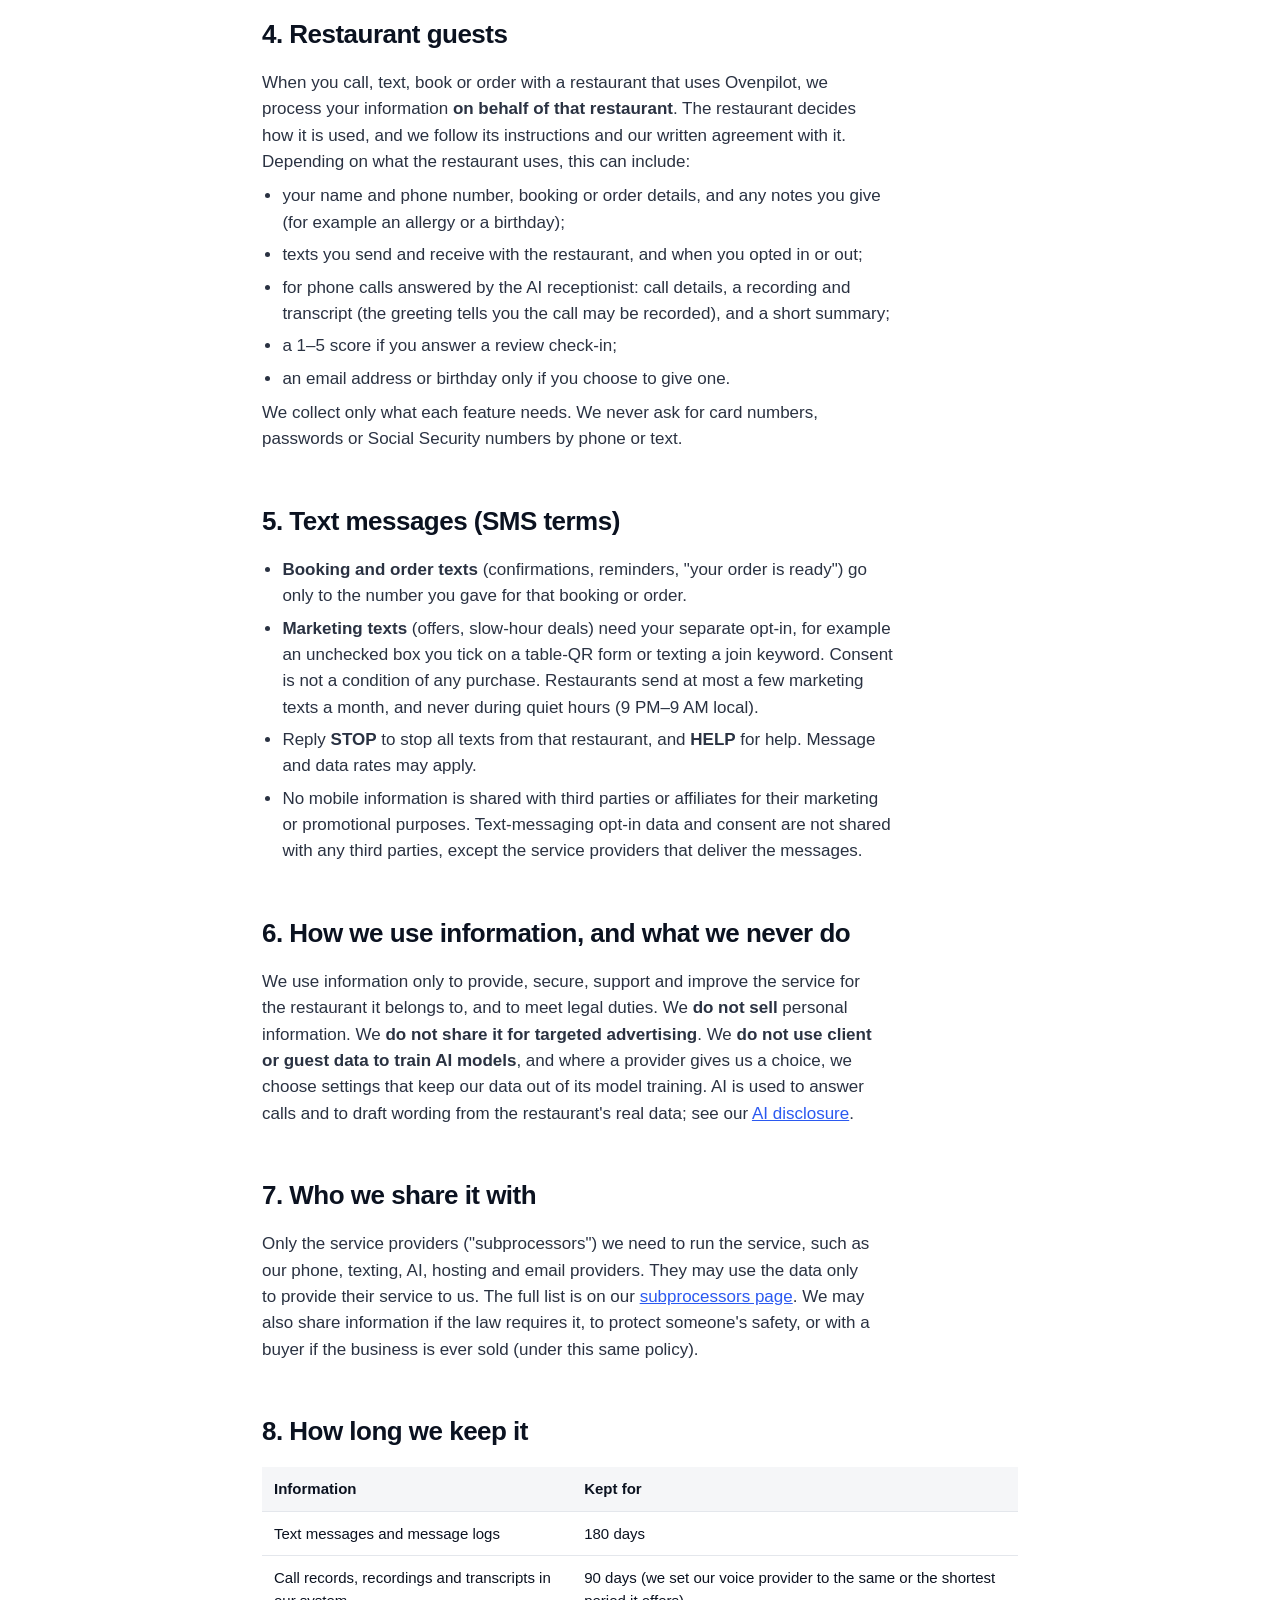
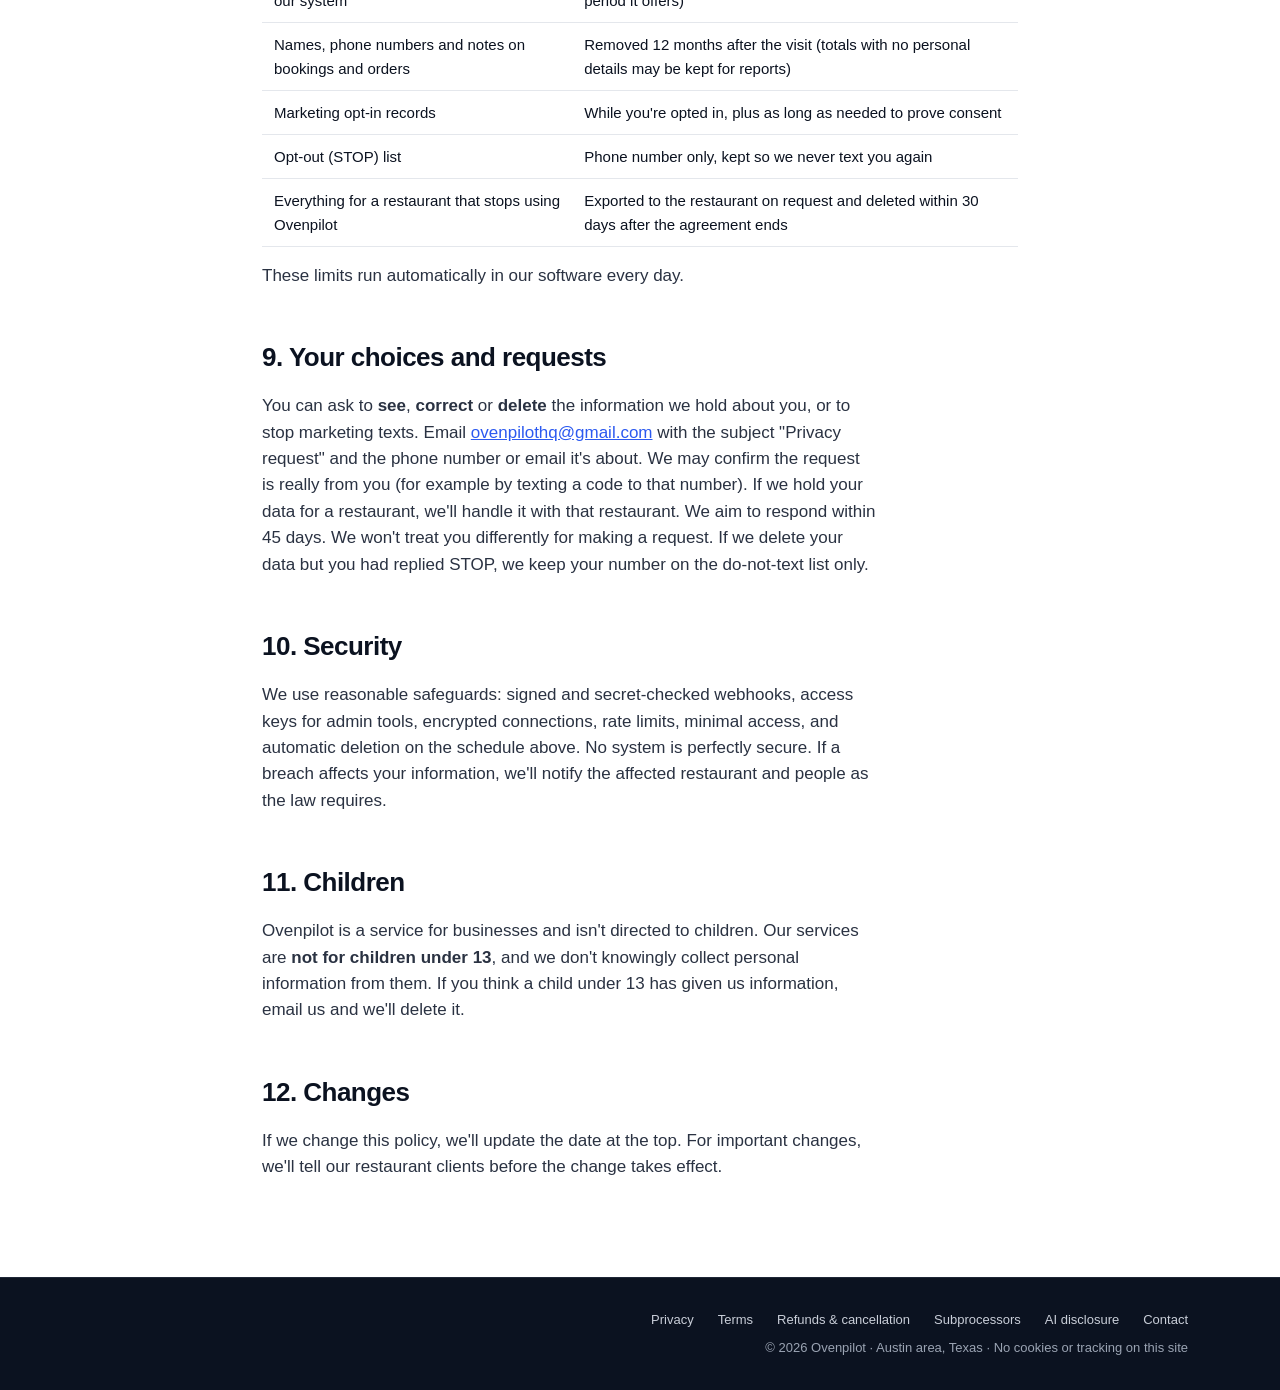
<file: privacy.html>
<!doctype html>
<html lang="en">
<head>
<meta charset="utf-8">
<meta name="viewport" content="width=device-width,initial-scale=1">
<meta http-equiv="Content-Security-Policy" content="default-src 'self'; script-src 'self'; style-src 'self'; img-src 'self' data:; font-src 'self'; connect-src 'self'; form-action 'self'; base-uri 'self'; object-src 'none'; upgrade-insecure-requests">
<meta name="referrer" content="strict-origin-when-cross-origin">
<title>Privacy Policy · Ovenpilot</title>
<meta name="description" content="How Ovenpilot handles restaurant and guest data: what we collect, how texts work, who we share it with, how long we keep it, and how to ask for access or deletion.">
<meta name="theme-color" content="#0B1220">
<link rel="icon" type="image/svg+xml" href="assets/ovenpilot-app-icon.svg">
<link rel="stylesheet" href="style.css">
<link rel="canonical" href="https://taftbunker.github.io/ovenpilot/privacy.html"><meta property="og:type" content="article"><meta property="og:site_name" content="Ovenpilot"><meta property="og:url" content="https://taftbunker.github.io/ovenpilot/privacy.html"><meta property="og:title" content="Privacy Policy · Ovenpilot"><meta property="og:description" content="How Ovenpilot handles restaurant and guest data: what we collect, how texts work, who we share it with, how long we keep it, and how to ask for access or deletion."><meta property="og:image" content="https://taftbunker.github.io/ovenpilot/og.jpg"><meta property="og:image:width" content="1200"><meta property="og:image:height" content="630"><meta property="og:image:alt" content="Ovenpilot: Always on. Always answering. AI automations for local restaurants."><meta name="twitter:card" content="summary_large_image"><meta name="twitter:title" content="Privacy Policy · Ovenpilot"><meta name="twitter:description" content="How Ovenpilot handles restaurant and guest data: what we collect, how texts work, who we share it with, how long we keep it, and how to ask for access or deletion."><meta name="twitter:image" content="https://taftbunker.github.io/ovenpilot/og.jpg"></head>
<body>
<a class="skip" href="#main">Skip to content</a>
<header class="nav">
  <div class="container nav-inner">
    <a class="logo" href="./" aria-label="Ovenpilot home"><img src="assets/ovenpilot-logo.svg" alt="Ovenpilot" width="100" height="32"></a>
    <nav aria-label="Primary">
      <a href="./#services">Services</a><a href="./#pricing">Pricing</a>
      <a class="btn btn-ghost btn-sm" href="https://whop.com/ovenpilot">Book a call</a>
    </nav>
  </div>
</header>
<main id="main" class="legal">
  <div class="container">
    <p class="kicker">Legal</p>
    <h1>Privacy Policy</h1>
    <p class="updated">Effective November 24, 2026. Questions: <a href="mailto:ovenpilothq@gmail.com">ovenpilothq@gmail.com</a> or a message on <a href="https://whop.com/ovenpilot">Whop</a>.</p>
    <nav class="toc" aria-label="Policies"><a href="privacy.html" aria-current=page>Privacy</a> <a href="terms.html">Terms</a> <a href="refunds.html">Refunds &amp; cancellation</a> <a href="subprocessors.html">Subprocessors</a> <a href="ai.html">AI disclosure</a></nav>
    <section class="summary" aria-label="Summary"><h2>The short version</h2><ul>
<li>This website has <b>no cookies, analytics, ads or trackers</b>, and loads nothing from other companies.</li>
<li>For restaurants we work for, we handle their guests' details (like a name and phone number for a booking) <b>only to run the service</b> for that restaurant.</li>
<li>We <b>never sell</b> personal information, never share phone numbers for others' marketing, and <b>don't use your data to train AI</b>.</li>
<li>Marketing texts need a separate opt-in. Reply <b>STOP</b> to any text to opt out.</li>
<li>Email <a href="mailto:ovenpilothq@gmail.com">ovenpilothq@gmail.com</a> to see or delete your information.</li>
</ul></section>

<h2 id="who">1. Who we are</h2>
<p>Ovenpilot ("we", "us") is a small business in the Austin area, Texas, that sets up AI phone and text automations for local restaurants. This policy covers this website and the services we provide to restaurants. Contact: <a href="mailto:ovenpilothq@gmail.com">ovenpilothq@gmail.com</a>. We don't publish a street address.</p>

<h2 id="website">2. This website</h2>
<ul>
<li><b>No cookies, no analytics, no ads, no tracking pixels, no third-party scripts or fonts.</b> Since nothing tracks you, there is no cookie banner.</li>
<li>The site is hosted on GitHub Pages. Like any web host, GitHub may log technical details such as your IP address to keep the service secure; see <a href="https://docs.github.com/en/site-policy/privacy-policies/github-general-privacy-statement">GitHub's privacy statement</a>. We don't receive or use those logs.</li>
<li><b>The demo</b> (the fictional Bella Cucina) saves what you type <b>only in your own browser</b> (local storage). It is never sent to us or anyone else, and no real texts or emails are sent. Use "Reset demo" or clear your browser data to remove it.</li>
<li>When you click "Book a call" you go to our store on Whop, which has its own <a href="https://whop.com/privacy">privacy policy</a>.</li>
</ul>

<h2 id="clients">3. Restaurant clients (owners and staff)</h2>
<p>When a restaurant hires us, we collect what we need to do the work: business and contact details (name, business email, phone), billing records (payments run through Whop; we never see full card numbers), and setup information such as menus, hours, policies, staff names and shift availability, and access to tools the restaurant chooses to connect. We use it to set up and run the service, bill for it, and talk to you about it. We keep business and billing records for as long as tax and accounting rules require.</p>

<h2 id="guests">4. Restaurant guests</h2>
<p>When you call, text, book or order with a restaurant that uses Ovenpilot, we process your information <b>on behalf of that restaurant</b>. The restaurant decides how it is used, and we follow its instructions and our written agreement with it. Depending on what the restaurant uses, this can include:</p>
<ul>
<li>your name and phone number, booking or order details, and any notes you give (for example an allergy or a birthday);</li>
<li>texts you send and receive with the restaurant, and when you opted in or out;</li>
<li>for phone calls answered by the AI receptionist: call details, a recording and transcript (the greeting tells you the call may be recorded), and a short summary;</li>
<li>a 1–5 score if you answer a review check-in;</li>
<li>an email address or birthday only if you choose to give one.</li>
</ul>
<p>We collect only what each feature needs. We never ask for card numbers, passwords or Social Security numbers by phone or text.</p>

<h2 id="sms">5. Text messages (SMS terms)</h2>
<ul>
<li><b>Booking and order texts</b> (confirmations, reminders, "your order is ready") go only to the number you gave for that booking or order.</li>
<li><b>Marketing texts</b> (offers, slow-hour deals) need your separate opt-in, for example an unchecked box you tick on a table-QR form or texting a join keyword. Consent is not a condition of any purchase. Restaurants send at most a few marketing texts a month, and never during quiet hours (9 PM–9 AM local).</li>
<li>Reply <b>STOP</b> to stop all texts from that restaurant, and <b>HELP</b> for help. Message and data rates may apply.</li>
<li>No mobile information is shared with third parties or affiliates for their marketing or promotional purposes. Text-messaging opt-in data and consent are not shared with any third parties, except the service providers that deliver the messages.</li>
</ul>

<h2 id="use">6. How we use information, and what we never do</h2>
<p>We use information only to provide, secure, support and improve the service for the restaurant it belongs to, and to meet legal duties. We <b>do not sell</b> personal information. We <b>do not share it for targeted advertising</b>. We <b>do not use client or guest data to train AI models</b>, and where a provider gives us a choice, we choose settings that keep our data out of its model training. AI is used to answer calls and to draft wording from the restaurant's real data; see our <a href="ai.html">AI disclosure</a>.</p>

<h2 id="sharing">7. Who we share it with</h2>
<p>Only the service providers ("subprocessors") we need to run the service, such as our phone, texting, AI, hosting and email providers. They may use the data only to provide their service to us. The full list is on our <a href="subprocessors.html">subprocessors page</a>. We may also share information if the law requires it, to protect someone's safety, or with a buyer if the business is ever sold (under this same policy).</p>

<h2 id="retention">8. How long we keep it</h2>
<table>
<thead><tr><th scope="col">Information</th><th scope="col">Kept for</th></tr></thead>
<tbody>
<tr><td>Text messages and message logs</td><td>180 days</td></tr>
<tr><td>Call records, recordings and transcripts in our system</td><td>90 days (we set our voice provider to the same or the shortest period it offers)</td></tr>
<tr><td>Names, phone numbers and notes on bookings and orders</td><td>Removed 12 months after the visit (totals with no personal details may be kept for reports)</td></tr>
<tr><td>Marketing opt-in records</td><td>While you're opted in, plus as long as needed to prove consent</td></tr>
<tr><td>Opt-out (STOP) list</td><td>Phone number only, kept so we never text you again</td></tr>
<tr><td>Everything for a restaurant that stops using Ovenpilot</td><td>Exported to the restaurant on request and deleted within 30 days after the agreement ends</td></tr>
</tbody>
</table>
<p>These limits run automatically in our software every day.</p>

<h2 id="rights">9. Your choices and requests</h2>
<p>You can ask to <b>see</b>, <b>correct</b> or <b>delete</b> the information we hold about you, or to stop marketing texts. Email <a href="mailto:ovenpilothq@gmail.com?subject=Privacy%20request">ovenpilothq@gmail.com</a> with the subject "Privacy request" and the phone number or email it's about. We may confirm the request is really from you (for example by texting a code to that number). If we hold your data for a restaurant, we'll handle it with that restaurant. We aim to respond within 45 days. We won't treat you differently for making a request. If we delete your data but you had replied STOP, we keep your number on the do-not-text list only.</p>

<h2 id="security">10. Security</h2>
<p>We use reasonable safeguards: signed and secret-checked webhooks, access keys for admin tools, encrypted connections, rate limits, minimal access, and automatic deletion on the schedule above. No system is perfectly secure. If a breach affects your information, we'll notify the affected restaurant and people as the law requires.</p>

<h2 id="children">11. Children</h2>
<p>Ovenpilot is a service for businesses and isn't directed to children. Our services are <b>not for children under 13</b>, and we don't knowingly collect personal information from them. If you think a child under 13 has given us information, email us and we'll delete it.</p>

<h2 id="changes">12. Changes</h2>
<p>If we change this policy, we'll update the date at the top. For important changes, we'll tell our restaurant clients before the change takes effect.</p>

  </div>
</main>
<footer class="foot">
  <div class="container foot-inner">
    <img src="assets/ovenpilot-logo-white.svg" alt="Ovenpilot" width="62" height="20" loading="lazy" decoding="async">
    <div class="foot-meta">
      <nav aria-label="Legal"><ul class="foot-links"><li><a href="privacy.html">Privacy</a></li><li><a href="terms.html">Terms</a></li><li><a href="refunds.html">Refunds &amp; cancellation</a></li><li><a href="subprocessors.html">Subprocessors</a></li><li><a href="ai.html">AI disclosure</a></li><li><a href="https://whop.com/ovenpilot">Contact</a></li></ul></nav>
      <span>© 2026 Ovenpilot · Austin area, Texas · No cookies or tracking on this site</span>
    </div>
  </div>
</footer>
</body>
</html>
</file>
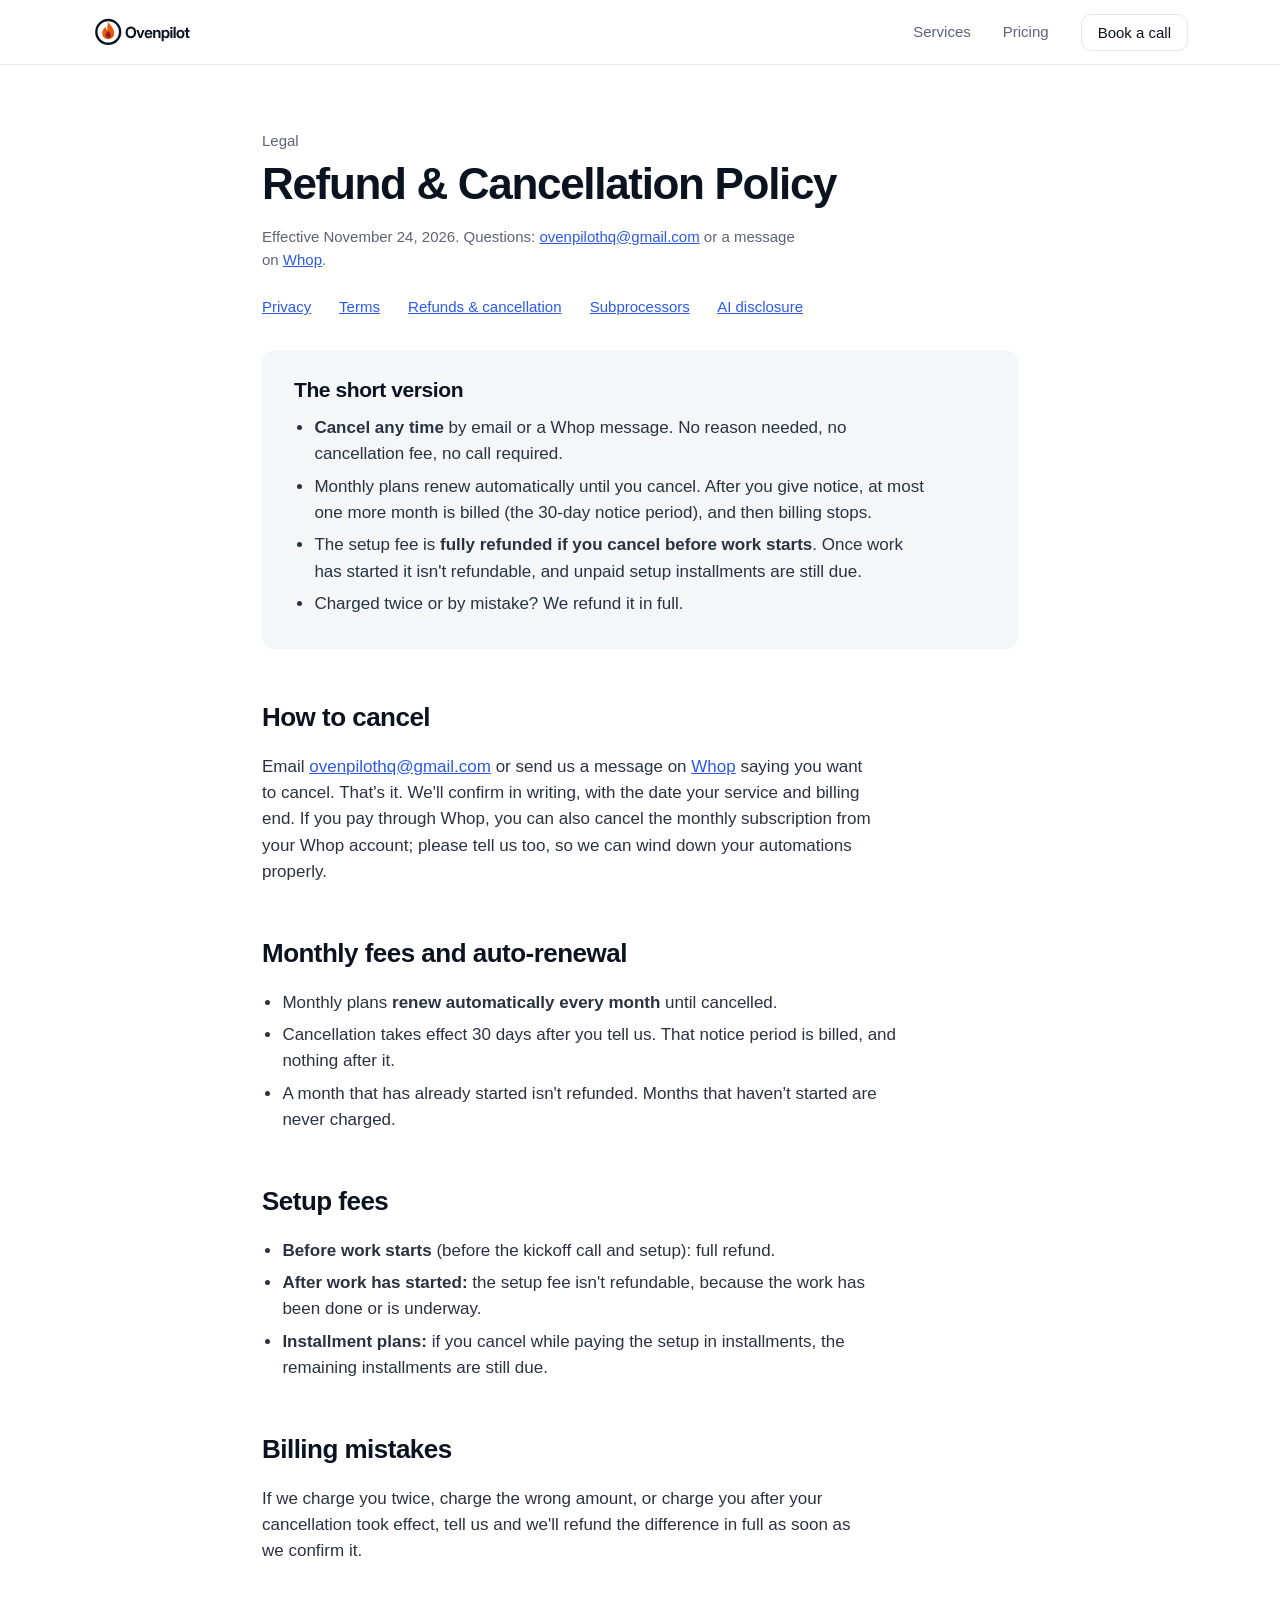
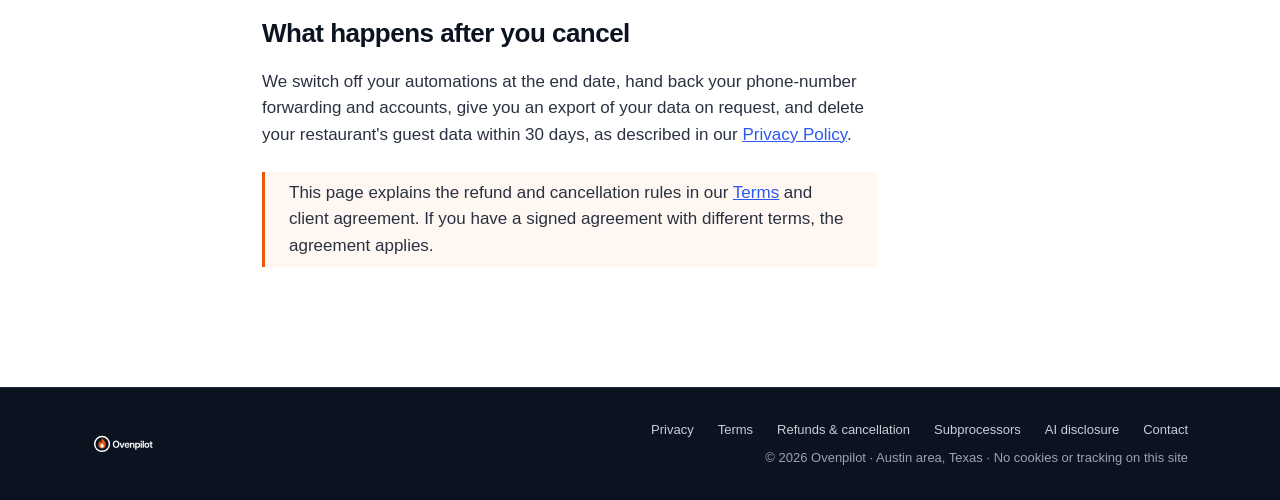
<file: refunds.html>
<!doctype html>
<html lang="en">
<head>
<meta charset="utf-8">
<meta name="viewport" content="width=device-width,initial-scale=1">
<meta http-equiv="Content-Security-Policy" content="default-src 'self'; script-src 'self'; style-src 'self'; img-src 'self' data:; font-src 'self'; connect-src 'self'; form-action 'self'; base-uri 'self'; object-src 'none'; upgrade-insecure-requests">
<meta name="referrer" content="strict-origin-when-cross-origin">
<title>Refund &amp; Cancellation Policy · Ovenpilot</title>
<meta name="description" content="Ovenpilot refund and cancellation policy: how to cancel (30 days' notice, no fee), how monthly fees, auto-renewal and setup fees work, and fixing billing mistakes.">
<meta name="theme-color" content="#0B1220">
<link rel="icon" type="image/svg+xml" href="assets/ovenpilot-app-icon.svg">
<link rel="stylesheet" href="style.css">
<link rel="canonical" href="https://taftbunker.github.io/ovenpilot/refunds.html"><meta property="og:type" content="article"><meta property="og:site_name" content="Ovenpilot"><meta property="og:url" content="https://taftbunker.github.io/ovenpilot/refunds.html"><meta property="og:title" content="Refund &amp; Cancellation Policy · Ovenpilot"><meta property="og:description" content="Ovenpilot refund and cancellation policy: how to cancel (30 days' notice, no fee), how monthly fees, auto-renewal and setup fees work, and fixing billing mistakes."><meta property="og:image" content="https://taftbunker.github.io/ovenpilot/og.jpg"><meta property="og:image:width" content="1200"><meta property="og:image:height" content="630"><meta property="og:image:alt" content="Ovenpilot: Always on. Always answering. AI automations for local restaurants."><meta name="twitter:card" content="summary_large_image"><meta name="twitter:title" content="Refund &amp; Cancellation Policy · Ovenpilot"><meta name="twitter:description" content="Ovenpilot refund and cancellation policy: how to cancel (30 days' notice, no fee), how monthly fees, auto-renewal and setup fees work, and fixing billing mistakes."><meta name="twitter:image" content="https://taftbunker.github.io/ovenpilot/og.jpg"></head>
<body>
<a class="skip" href="#main">Skip to content</a>
<header class="nav">
  <div class="container nav-inner">
    <a class="logo" href="./" aria-label="Ovenpilot home"><img src="assets/ovenpilot-logo.svg" alt="Ovenpilot" width="100" height="32"></a>
    <nav aria-label="Primary">
      <a href="./#services">Services</a><a href="./#pricing">Pricing</a>
      <a class="btn btn-ghost btn-sm" href="https://whop.com/ovenpilot">Book a call</a>
    </nav>
  </div>
</header>
<main id="main" class="legal">
  <div class="container">
    <p class="kicker">Legal</p>
    <h1>Refund &amp; Cancellation Policy</h1>
    <p class="updated">Effective November 24, 2026. Questions: <a href="mailto:ovenpilothq@gmail.com">ovenpilothq@gmail.com</a> or a message on <a href="https://whop.com/ovenpilot">Whop</a>.</p>
    <nav class="toc" aria-label="Policies"><a href="privacy.html">Privacy</a> <a href="terms.html">Terms</a> <a href="refunds.html" aria-current=page>Refunds &amp; cancellation</a> <a href="subprocessors.html">Subprocessors</a> <a href="ai.html">AI disclosure</a></nav>
    <section class="summary" aria-label="Summary"><h2>The short version</h2><ul>
<li><b>Cancel any time</b> by email or a Whop message. No reason needed, no cancellation fee, no call required.</li>
<li>Monthly plans renew automatically until you cancel. After you give notice, at most one more month is billed (the 30-day notice period), and then billing stops.</li>
<li>The setup fee is <b>fully refunded if you cancel before work starts</b>. Once work has started it isn't refundable, and unpaid setup installments are still due.</li>
<li>Charged twice or by mistake? We refund it in full.</li>
</ul></section>

<h2 id="how">How to cancel</h2>
<p>Email <a href="mailto:ovenpilothq@gmail.com?subject=Cancel">ovenpilothq@gmail.com</a> or send us a message on <a href="https://whop.com/ovenpilot">Whop</a> saying you want to cancel. That's it. We'll confirm in writing, with the date your service and billing end. If you pay through Whop, you can also cancel the monthly subscription from your Whop account; please tell us too, so we can wind down your automations properly.</p>

<h2 id="monthly">Monthly fees and auto-renewal</h2>
<ul>
<li>Monthly plans <b>renew automatically every month</b> until cancelled.</li>
<li>Cancellation takes effect 30 days after you tell us. That notice period is billed, and nothing after it.</li>
<li>A month that has already started isn't refunded. Months that haven't started are never charged.</li>
</ul>

<h2 id="setup">Setup fees</h2>
<ul>
<li><b>Before work starts</b> (before the kickoff call and setup): full refund.</li>
<li><b>After work has started:</b> the setup fee isn't refundable, because the work has been done or is underway.</li>
<li><b>Installment plans:</b> if you cancel while paying the setup in installments, the remaining installments are still due.</li>
</ul>

<h2 id="mistakes">Billing mistakes</h2>
<p>If we charge you twice, charge the wrong amount, or charge you after your cancellation took effect, tell us and we'll refund the difference in full as soon as we confirm it.</p>

<h2 id="after">What happens after you cancel</h2>
<p>We switch off your automations at the end date, hand back your phone-number forwarding and accounts, give you an export of your data on request, and delete your restaurant's guest data within 30 days, as described in our <a href="privacy.html">Privacy Policy</a>.</p>

<p class="note">This page explains the refund and cancellation rules in our <a href="terms.html">Terms</a> and client agreement. If you have a signed agreement with different terms, the agreement applies.</p>

  </div>
</main>
<footer class="foot">
  <div class="container foot-inner">
    <img src="assets/ovenpilot-logo-white.svg" alt="Ovenpilot" width="62" height="20" loading="lazy" decoding="async">
    <div class="foot-meta">
      <nav aria-label="Legal"><ul class="foot-links"><li><a href="privacy.html">Privacy</a></li><li><a href="terms.html">Terms</a></li><li><a href="refunds.html">Refunds &amp; cancellation</a></li><li><a href="subprocessors.html">Subprocessors</a></li><li><a href="ai.html">AI disclosure</a></li><li><a href="https://whop.com/ovenpilot">Contact</a></li></ul></nav>
      <span>© 2026 Ovenpilot · Austin area, Texas · No cookies or tracking on this site</span>
    </div>
  </div>
</footer>
</body>
</html>
</file>
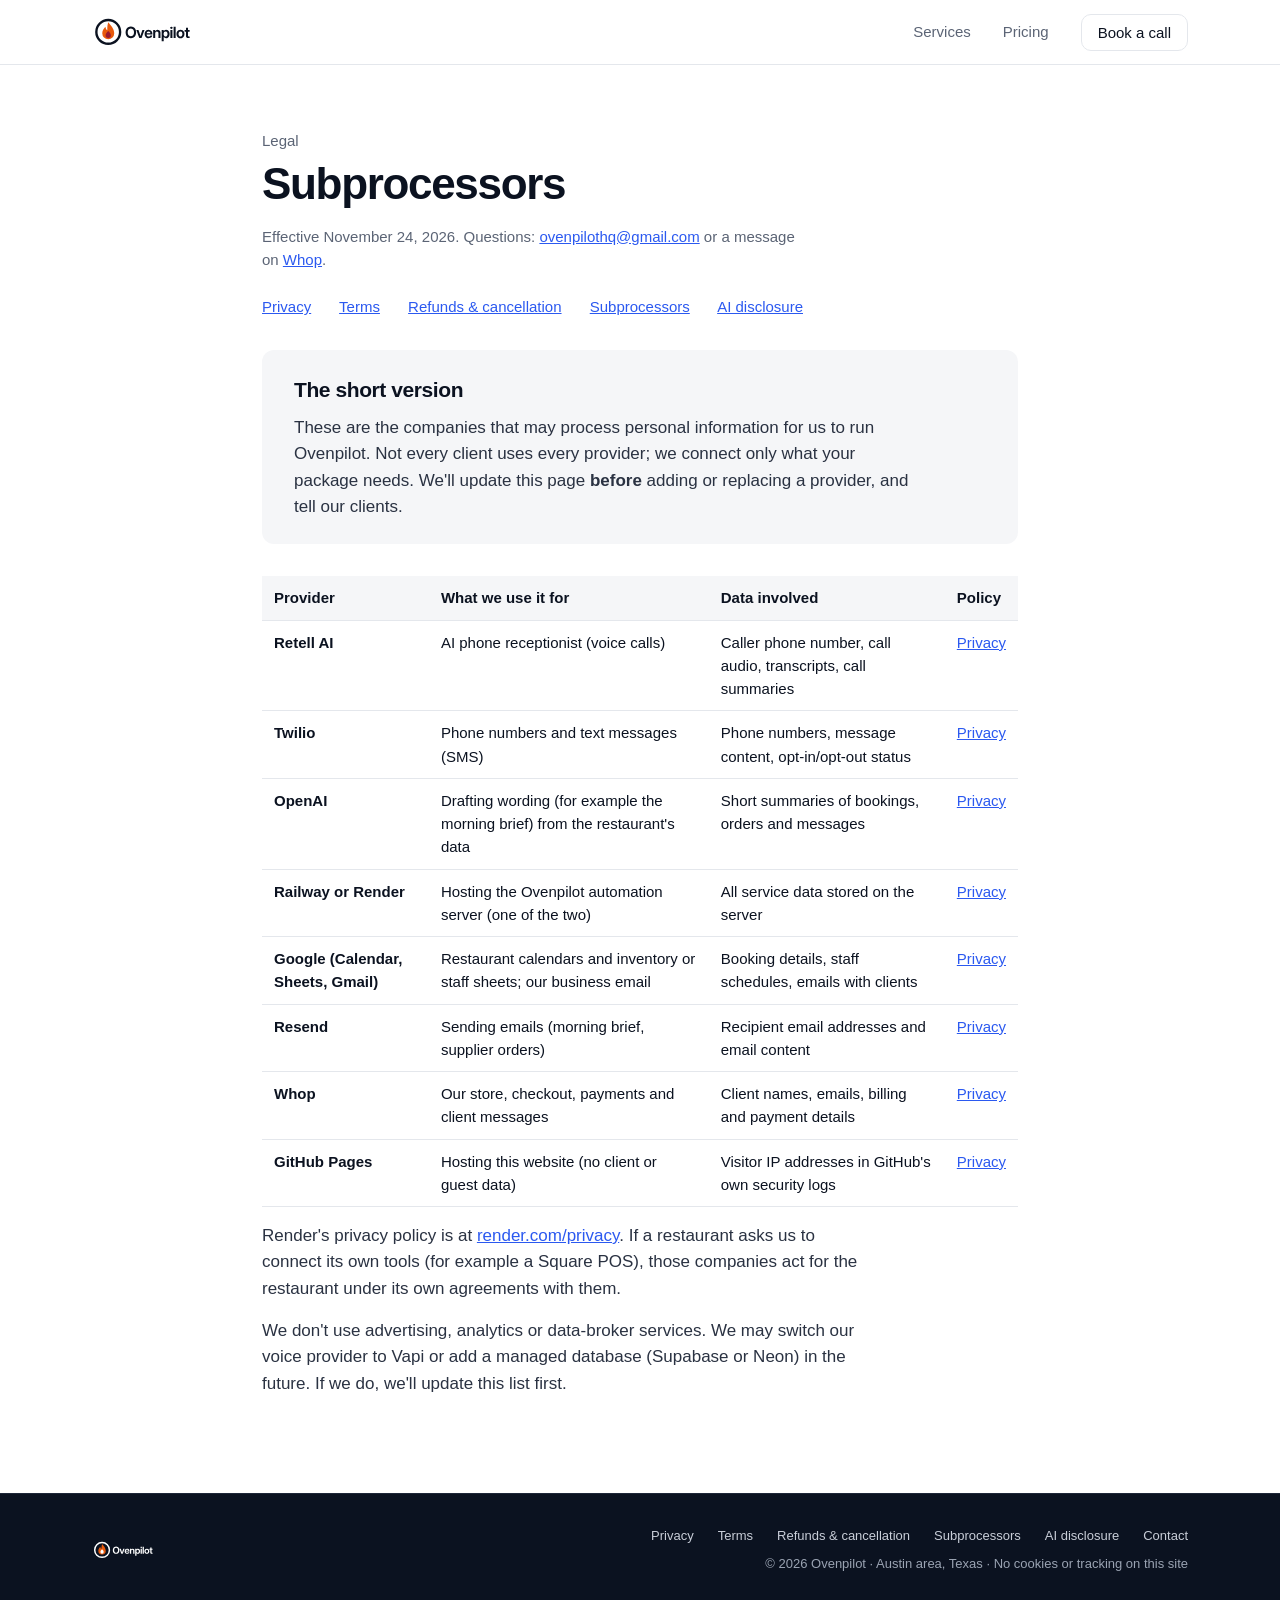
<file: subprocessors.html>
<!doctype html>
<html lang="en">
<head>
<meta charset="utf-8">
<meta name="viewport" content="width=device-width,initial-scale=1">
<meta http-equiv="Content-Security-Policy" content="default-src 'self'; script-src 'self'; style-src 'self'; img-src 'self' data:; font-src 'self'; connect-src 'self'; form-action 'self'; base-uri 'self'; object-src 'none'; upgrade-insecure-requests">
<meta name="referrer" content="strict-origin-when-cross-origin">
<title>Subprocessors · Ovenpilot</title>
<meta name="description" content="The third-party services Ovenpilot uses to run restaurant automations, what each one does, the data it handles, and a link to each provider's privacy policy.">
<meta name="theme-color" content="#0B1220">
<link rel="icon" type="image/svg+xml" href="assets/ovenpilot-app-icon.svg">
<link rel="stylesheet" href="style.css">
<link rel="canonical" href="https://taftbunker.github.io/ovenpilot/subprocessors.html"><meta property="og:type" content="article"><meta property="og:site_name" content="Ovenpilot"><meta property="og:url" content="https://taftbunker.github.io/ovenpilot/subprocessors.html"><meta property="og:title" content="Subprocessors · Ovenpilot"><meta property="og:description" content="The third-party services Ovenpilot uses to run restaurant automations, what each one does, the data it handles, and a link to each provider's privacy policy."><meta property="og:image" content="https://taftbunker.github.io/ovenpilot/og.jpg"><meta property="og:image:width" content="1200"><meta property="og:image:height" content="630"><meta property="og:image:alt" content="Ovenpilot: Always on. Always answering. AI automations for local restaurants."><meta name="twitter:card" content="summary_large_image"><meta name="twitter:title" content="Subprocessors · Ovenpilot"><meta name="twitter:description" content="The third-party services Ovenpilot uses to run restaurant automations, what each one does, the data it handles, and a link to each provider's privacy policy."><meta name="twitter:image" content="https://taftbunker.github.io/ovenpilot/og.jpg"></head>
<body>
<a class="skip" href="#main">Skip to content</a>
<header class="nav">
  <div class="container nav-inner">
    <a class="logo" href="./" aria-label="Ovenpilot home"><img src="assets/ovenpilot-logo.svg" alt="Ovenpilot" width="100" height="32"></a>
    <nav aria-label="Primary">
      <a href="./#services">Services</a><a href="./#pricing">Pricing</a>
      <a class="btn btn-ghost btn-sm" href="https://whop.com/ovenpilot">Book a call</a>
    </nav>
  </div>
</header>
<main id="main" class="legal">
  <div class="container">
    <p class="kicker">Legal</p>
    <h1>Subprocessors</h1>
    <p class="updated">Effective November 24, 2026. Questions: <a href="mailto:ovenpilothq@gmail.com">ovenpilothq@gmail.com</a> or a message on <a href="https://whop.com/ovenpilot">Whop</a>.</p>
    <nav class="toc" aria-label="Policies"><a href="privacy.html">Privacy</a> <a href="terms.html">Terms</a> <a href="refunds.html">Refunds &amp; cancellation</a> <a href="subprocessors.html" aria-current=page>Subprocessors</a> <a href="ai.html">AI disclosure</a></nav>
    <section class="summary" aria-label="Summary"><h2>The short version</h2><p>These are the companies that may process personal information for us to run Ovenpilot. Not every client uses every provider; we connect only what your package needs. We'll update this page <b>before</b> adding or replacing a provider, and tell our clients.</p></section>

<table>
<thead><tr><th scope="col">Provider</th><th scope="col">What we use it for</th><th scope="col">Data involved</th><th scope="col">Policy</th></tr></thead>
<tbody>
<tr><td><b>Retell AI</b></td><td>AI phone receptionist (voice calls)</td><td>Caller phone number, call audio, transcripts, call summaries</td><td><a href="https://www.retellai.com/legal/privacy-policy">Privacy</a></td></tr>
<tr><td><b>Twilio</b></td><td>Phone numbers and text messages (SMS)</td><td>Phone numbers, message content, opt-in/opt-out status</td><td><a href="https://www.twilio.com/en-us/legal/privacy">Privacy</a></td></tr>
<tr><td><b>OpenAI</b></td><td>Drafting wording (for example the morning brief) from the restaurant's data</td><td>Short summaries of bookings, orders and messages</td><td><a href="https://openai.com/policies/privacy-policy">Privacy</a></td></tr>
<tr><td><b>Railway or Render</b></td><td>Hosting the Ovenpilot automation server (one of the two)</td><td>All service data stored on the server</td><td><a href="https://railway.com/legal/privacy">Privacy</a></td></tr>
<tr><td><b>Google (Calendar, Sheets, Gmail)</b></td><td>Restaurant calendars and inventory or staff sheets; our business email</td><td>Booking details, staff schedules, emails with clients</td><td><a href="https://policies.google.com/privacy">Privacy</a></td></tr>
<tr><td><b>Resend</b></td><td>Sending emails (morning brief, supplier orders)</td><td>Recipient email addresses and email content</td><td><a href="https://resend.com/legal/privacy-policy">Privacy</a></td></tr>
<tr><td><b>Whop</b></td><td>Our store, checkout, payments and client messages</td><td>Client names, emails, billing and payment details</td><td><a href="https://whop.com/privacy">Privacy</a></td></tr>
<tr><td><b>GitHub Pages</b></td><td>Hosting this website (no client or guest data)</td><td>Visitor IP addresses in GitHub's own security logs</td><td><a href="https://docs.github.com/en/site-policy/privacy-policies/github-general-privacy-statement">Privacy</a></td></tr>
</tbody>
</table>
<p>Render's privacy policy is at <a href="https://render.com/privacy">render.com/privacy</a>. If a restaurant asks us to connect its own tools (for example a Square POS), those companies act for the restaurant under its own agreements with them.</p>
<p>We don't use advertising, analytics or data-broker services. We may switch our voice provider to Vapi or add a managed database (Supabase or Neon) in the future. If we do, we'll update this list first.</p>

  </div>
</main>
<footer class="foot">
  <div class="container foot-inner">
    <img src="assets/ovenpilot-logo-white.svg" alt="Ovenpilot" width="62" height="20" loading="lazy" decoding="async">
    <div class="foot-meta">
      <nav aria-label="Legal"><ul class="foot-links"><li><a href="privacy.html">Privacy</a></li><li><a href="terms.html">Terms</a></li><li><a href="refunds.html">Refunds &amp; cancellation</a></li><li><a href="subprocessors.html">Subprocessors</a></li><li><a href="ai.html">AI disclosure</a></li><li><a href="https://whop.com/ovenpilot">Contact</a></li></ul></nav>
      <span>© 2026 Ovenpilot · Austin area, Texas · No cookies or tracking on this site</span>
    </div>
  </div>
</footer>
</body>
</html>
</file>
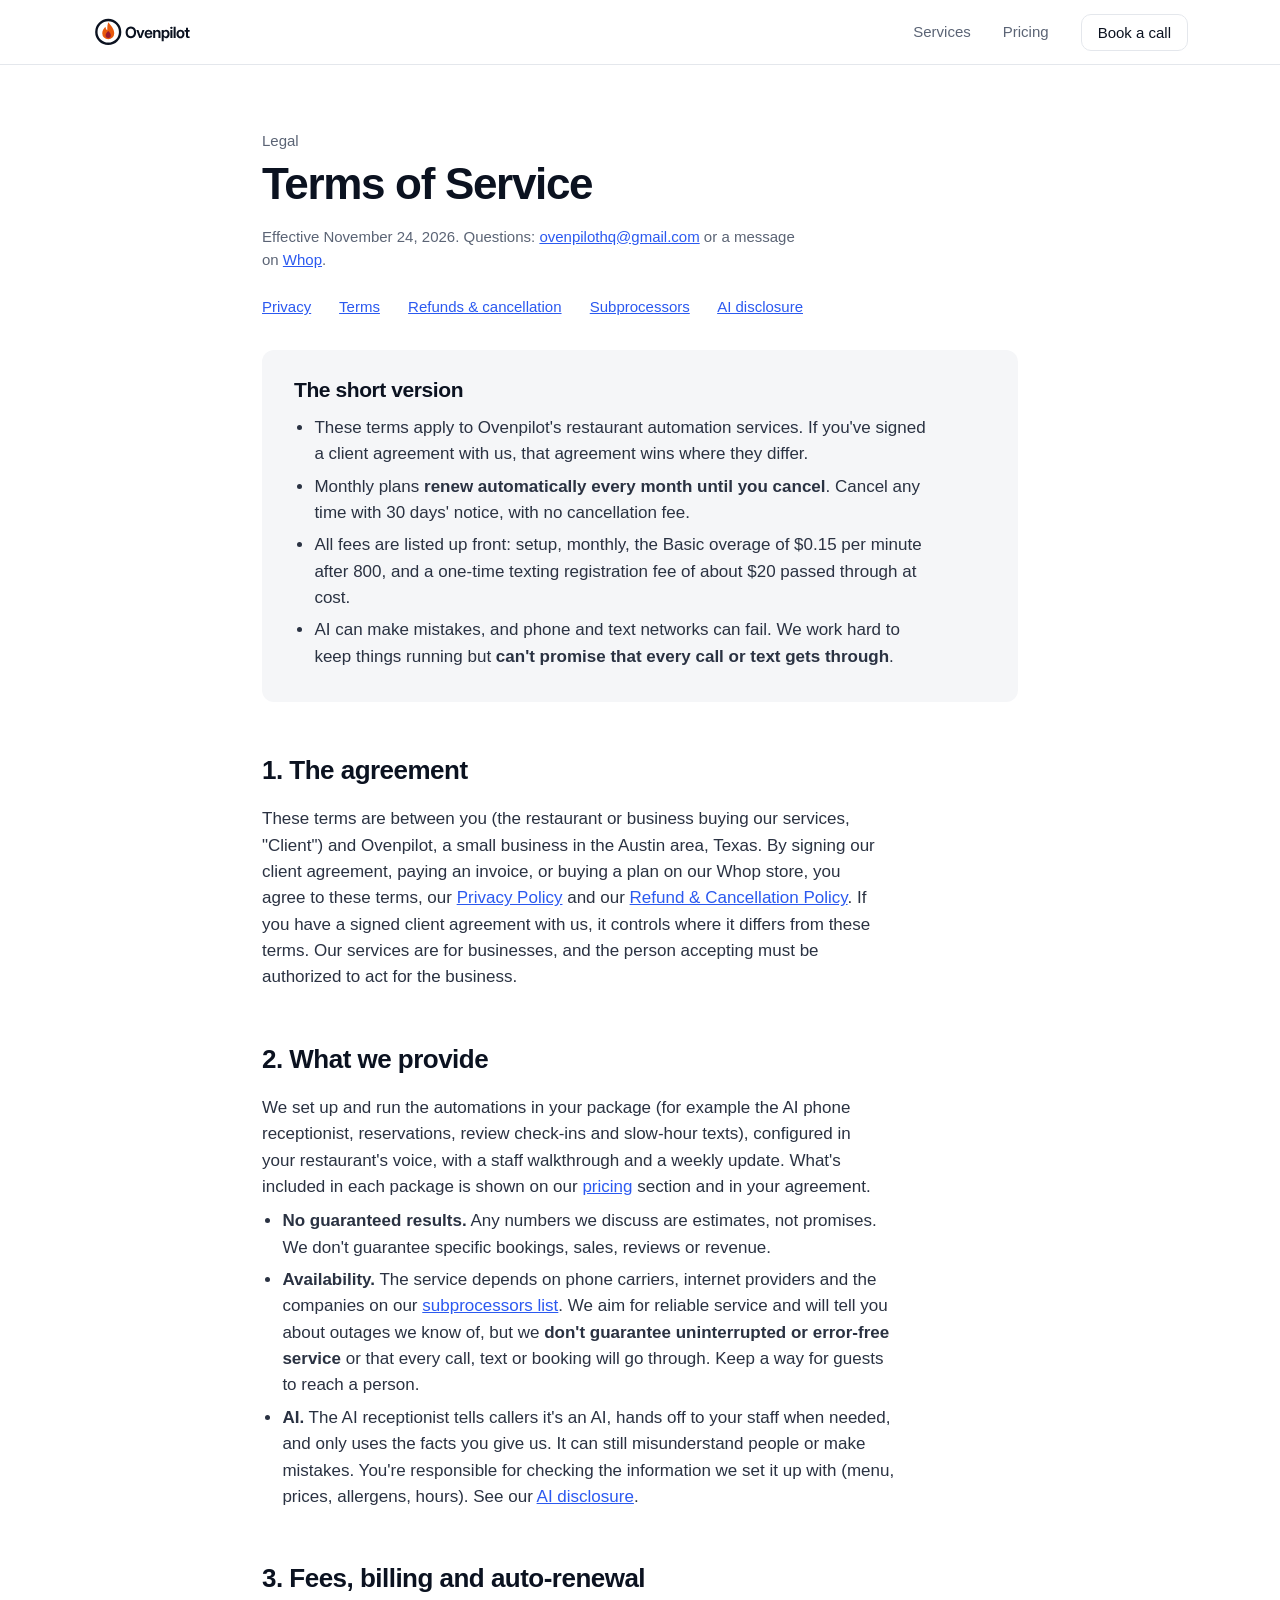
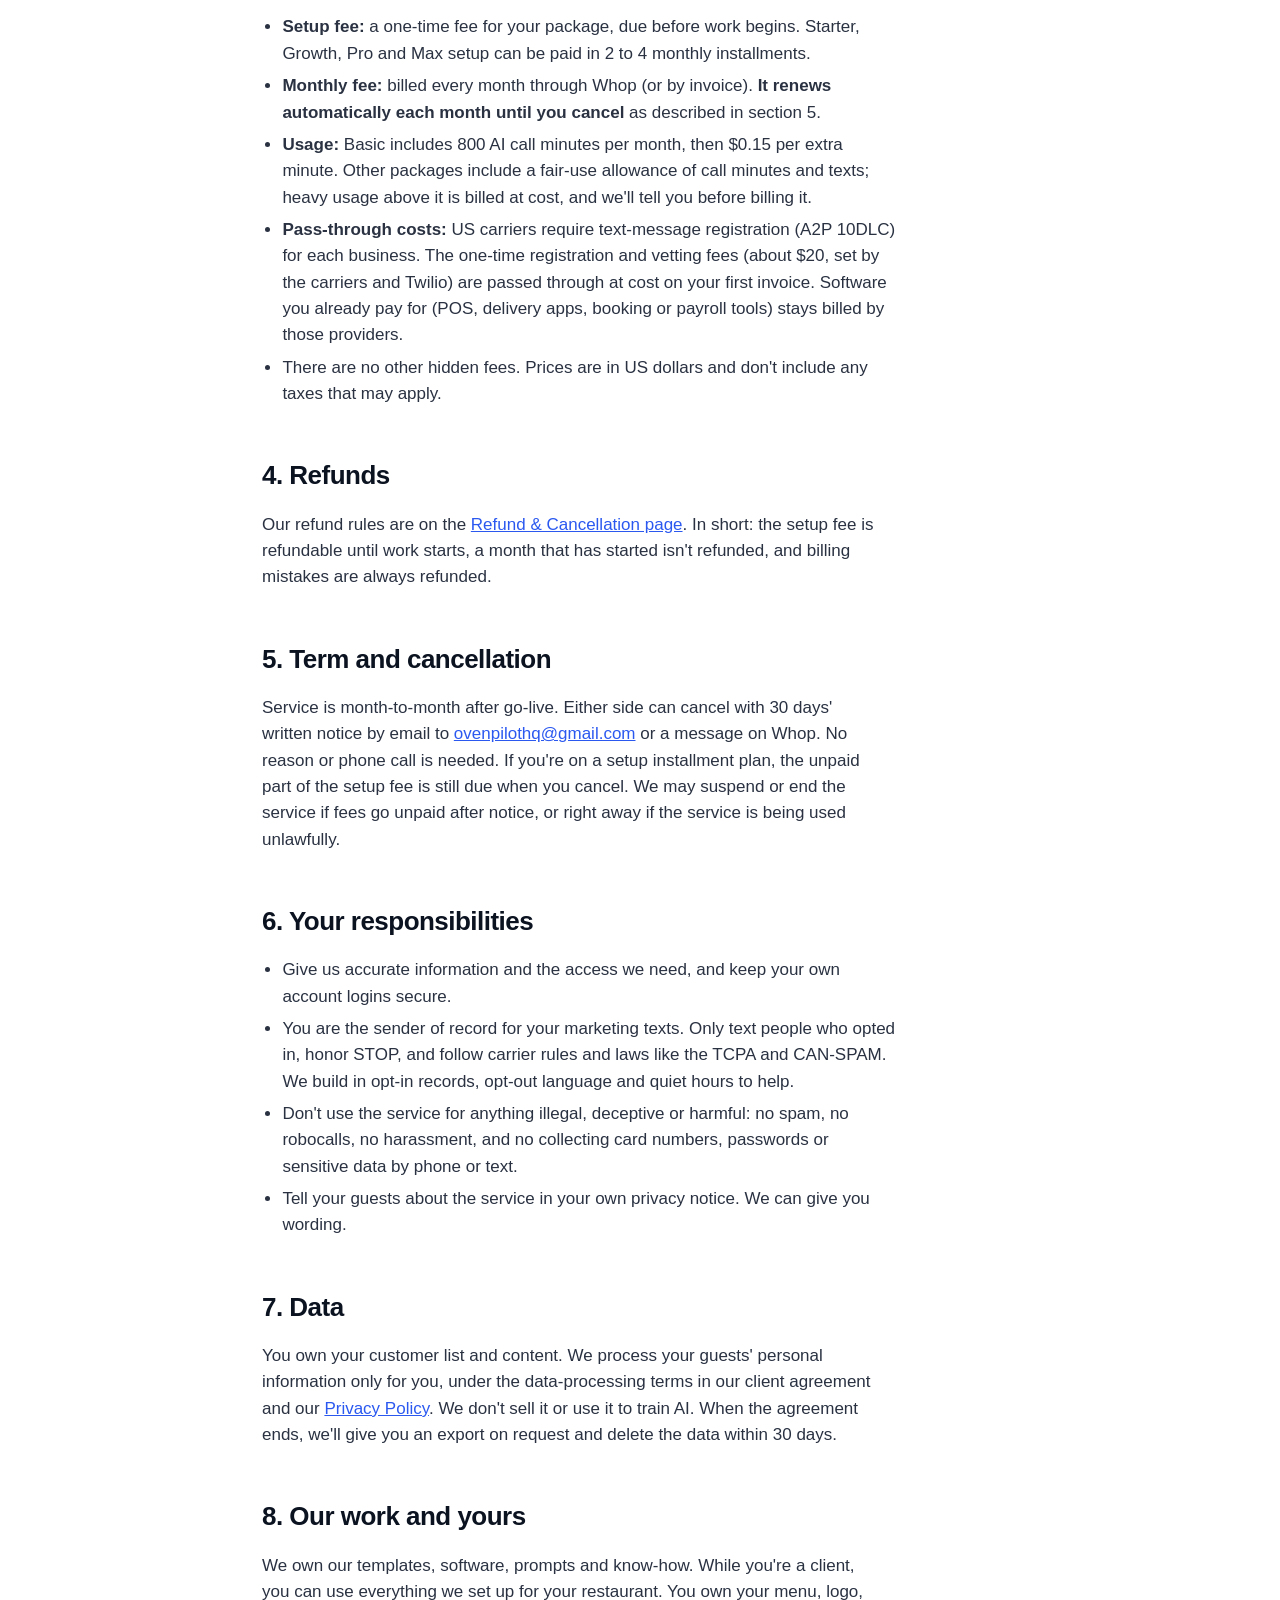
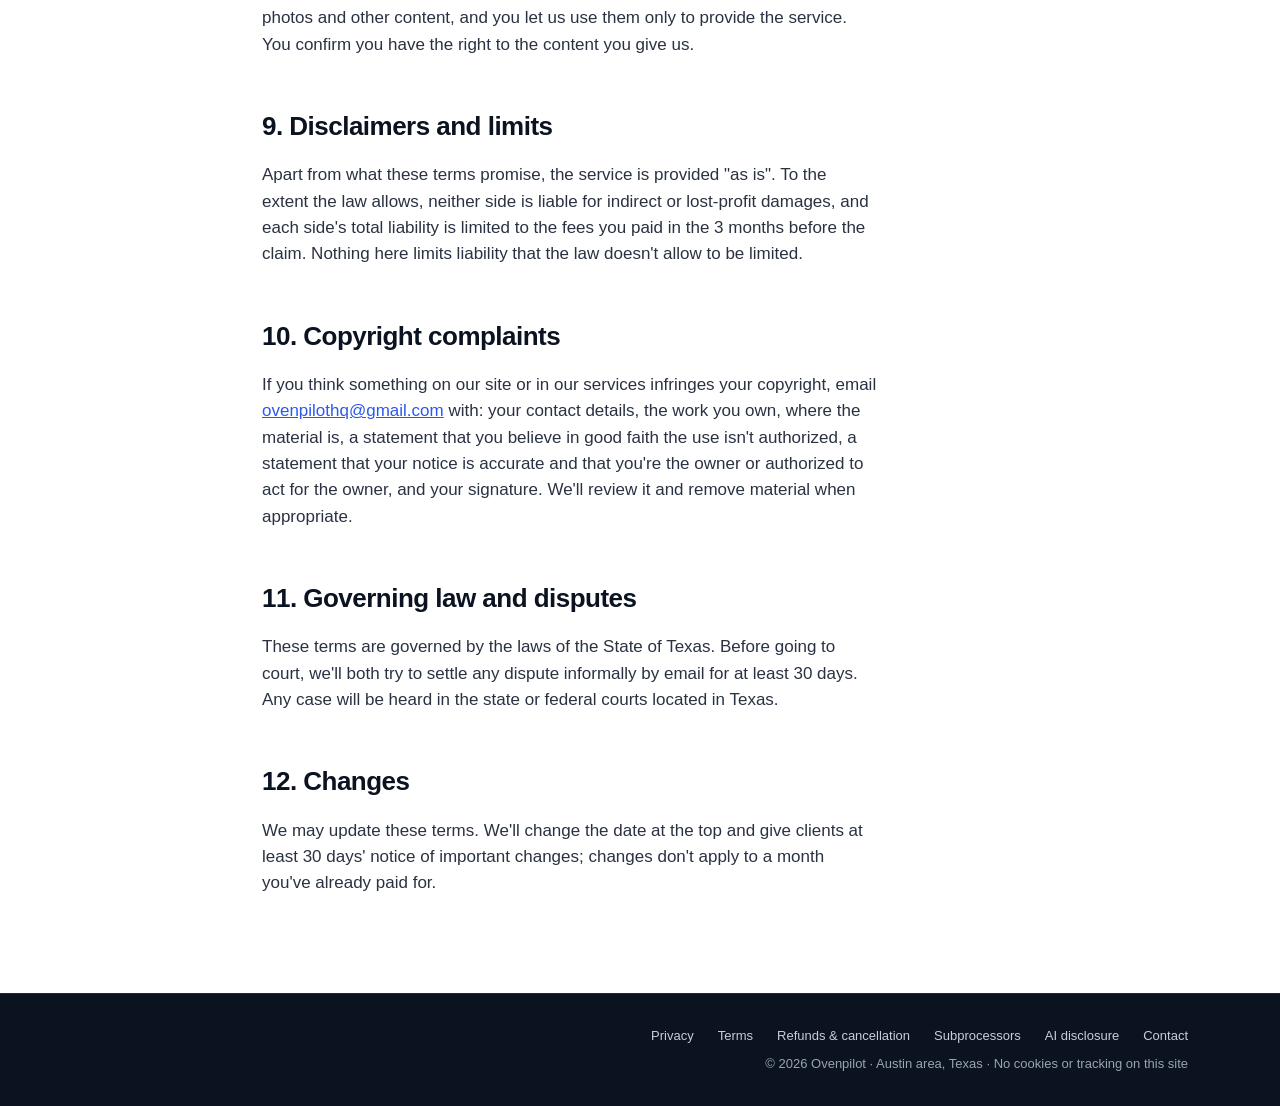
<file: terms.html>
<!doctype html>
<html lang="en">
<head>
<meta charset="utf-8">
<meta name="viewport" content="width=device-width,initial-scale=1">
<meta http-equiv="Content-Security-Policy" content="default-src 'self'; script-src 'self'; style-src 'self'; img-src 'self' data:; font-src 'self'; connect-src 'self'; form-action 'self'; base-uri 'self'; object-src 'none'; upgrade-insecure-requests">
<meta name="referrer" content="strict-origin-when-cross-origin">
<title>Terms of Service · Ovenpilot</title>
<meta name="description" content="Ovenpilot terms of service for restaurant AI automation packages: what we provide, fees billed every 30 days with auto-renewal, cancellation, data and duties.">
<meta name="theme-color" content="#0B1220">
<link rel="icon" type="image/svg+xml" href="assets/ovenpilot-app-icon.svg">
<link rel="stylesheet" href="style.css">
<link rel="canonical" href="https://taftbunker.github.io/ovenpilot/terms.html"><meta property="og:type" content="article"><meta property="og:site_name" content="Ovenpilot"><meta property="og:url" content="https://taftbunker.github.io/ovenpilot/terms.html"><meta property="og:title" content="Terms of Service · Ovenpilot"><meta property="og:description" content="Ovenpilot terms of service for restaurant AI automation packages: what we provide, fees billed every 30 days with auto-renewal, cancellation, data and duties."><meta property="og:image" content="https://taftbunker.github.io/ovenpilot/og.jpg"><meta property="og:image:width" content="1200"><meta property="og:image:height" content="630"><meta property="og:image:alt" content="Ovenpilot: Always on. Always answering. AI automations for local restaurants."><meta name="twitter:card" content="summary_large_image"><meta name="twitter:title" content="Terms of Service · Ovenpilot"><meta name="twitter:description" content="Ovenpilot terms of service for restaurant AI automation packages: what we provide, fees billed every 30 days with auto-renewal, cancellation, data and duties."><meta name="twitter:image" content="https://taftbunker.github.io/ovenpilot/og.jpg"></head>
<body>
<a class="skip" href="#main">Skip to content</a>
<header class="nav">
  <div class="container nav-inner">
    <a class="logo" href="./" aria-label="Ovenpilot home"><img src="assets/ovenpilot-logo.svg" alt="Ovenpilot" width="100" height="32"></a>
    <nav aria-label="Primary">
      <a href="./#services">Services</a><a href="./#pricing">Pricing</a>
      <a class="btn btn-ghost btn-sm" href="https://whop.com/ovenpilot">Book a call</a>
    </nav>
  </div>
</header>
<main id="main" class="legal">
  <div class="container">
    <p class="kicker">Legal</p>
    <h1>Terms of Service</h1>
    <p class="updated">Effective November 24, 2026. Questions: <a href="mailto:ovenpilothq@gmail.com">ovenpilothq@gmail.com</a> or a message on <a href="https://whop.com/ovenpilot">Whop</a>.</p>
    <nav class="toc" aria-label="Policies"><a href="privacy.html">Privacy</a> <a href="terms.html" aria-current=page>Terms</a> <a href="refunds.html">Refunds &amp; cancellation</a> <a href="subprocessors.html">Subprocessors</a> <a href="ai.html">AI disclosure</a></nav>
    <section class="summary" aria-label="Summary"><h2>The short version</h2><ul>
<li>These terms apply to Ovenpilot's restaurant automation services. If you've signed a client agreement with us, that agreement wins where they differ.</li>
<li>Monthly plans <b>renew automatically every month until you cancel</b>. Cancel any time with 30 days' notice, with no cancellation fee.</li>
<li>All fees are listed up front: setup, monthly, the Basic overage of $0.15 per minute after 800, and a one-time texting registration fee of about $20 passed through at cost.</li>
<li>AI can make mistakes, and phone and text networks can fail. We work hard to keep things running but <b>can't promise that every call or text gets through</b>.</li>
</ul></section>

<h2 id="agreement">1. The agreement</h2>
<p>These terms are between you (the restaurant or business buying our services, "Client") and Ovenpilot, a small business in the Austin area, Texas. By signing our client agreement, paying an invoice, or buying a plan on our Whop store, you agree to these terms, our <a href="privacy.html">Privacy Policy</a> and our <a href="refunds.html">Refund &amp; Cancellation Policy</a>. If you have a signed client agreement with us, it controls where it differs from these terms. Our services are for businesses, and the person accepting must be authorized to act for the business.</p>

<h2 id="service">2. What we provide</h2>
<p>We set up and run the automations in your package (for example the AI phone receptionist, reservations, review check-ins and slow-hour texts), configured in your restaurant's voice, with a staff walkthrough and a weekly update. What's included in each package is shown on our <a href="./#pricing">pricing</a> section and in your agreement.</p>
<ul>
<li><b>No guaranteed results.</b> Any numbers we discuss are estimates, not promises. We don't guarantee specific bookings, sales, reviews or revenue.</li>
<li><b>Availability.</b> The service depends on phone carriers, internet providers and the companies on our <a href="subprocessors.html">subprocessors list</a>. We aim for reliable service and will tell you about outages we know of, but we <b>don't guarantee uninterrupted or error-free service</b> or that every call, text or booking will go through. Keep a way for guests to reach a person.</li>
<li><b>AI.</b> The AI receptionist tells callers it's an AI, hands off to your staff when needed, and only uses the facts you give us. It can still misunderstand people or make mistakes. You're responsible for checking the information we set it up with (menu, prices, allergens, hours). See our <a href="ai.html">AI disclosure</a>.</li>
</ul>

<h2 id="fees">3. Fees, billing and auto-renewal</h2>
<ul>
<li><b>Setup fee:</b> a one-time fee for your package, due before work begins. Starter, Growth, Pro and Max setup can be paid in 2 to 4 monthly installments.</li>
<li><b>Monthly fee:</b> billed every month through Whop (or by invoice). <b>It renews automatically each month until you cancel</b> as described in section 5.</li>
<li><b>Usage:</b> Basic includes 800 AI call minutes per month, then $0.15 per extra minute. Other packages include a fair-use allowance of call minutes and texts; heavy usage above it is billed at cost, and we'll tell you before billing it.</li>
<li><b>Pass-through costs:</b> US carriers require text-message registration (A2P 10DLC) for each business. The one-time registration and vetting fees (about $20, set by the carriers and Twilio) are passed through at cost on your first invoice. Software you already pay for (POS, delivery apps, booking or payroll tools) stays billed by those providers.</li>
<li>There are no other hidden fees. Prices are in US dollars and don't include any taxes that may apply.</li>
</ul>

<h2 id="cancel">4. Refunds</h2>
<p>Our refund rules are on the <a href="refunds.html">Refund &amp; Cancellation page</a>. In short: the setup fee is refundable until work starts, a month that has started isn't refunded, and billing mistakes are always refunded.</p>

<h2 id="term">5. Term and cancellation</h2>
<p>Service is month-to-month after go-live. Either side can cancel with 30 days' written notice by email to <a href="mailto:ovenpilothq@gmail.com">ovenpilothq@gmail.com</a> or a message on Whop. No reason or phone call is needed. If you're on a setup installment plan, the unpaid part of the setup fee is still due when you cancel. We may suspend or end the service if fees go unpaid after notice, or right away if the service is being used unlawfully.</p>

<h2 id="client">6. Your responsibilities</h2>
<ul>
<li>Give us accurate information and the access we need, and keep your own account logins secure.</li>
<li>You are the sender of record for your marketing texts. Only text people who opted in, honor STOP, and follow carrier rules and laws like the TCPA and CAN-SPAM. We build in opt-in records, opt-out language and quiet hours to help.</li>
<li>Don't use the service for anything illegal, deceptive or harmful: no spam, no robocalls, no harassment, and no collecting card numbers, passwords or sensitive data by phone or text.</li>
<li>Tell your guests about the service in your own privacy notice. We can give you wording.</li>
</ul>

<h2 id="data">7. Data</h2>
<p>You own your customer list and content. We process your guests' personal information only for you, under the data-processing terms in our client agreement and our <a href="privacy.html">Privacy Policy</a>. We don't sell it or use it to train AI. When the agreement ends, we'll give you an export on request and delete the data within 30 days.</p>

<h2 id="ip">8. Our work and yours</h2>
<p>We own our templates, software, prompts and know-how. While you're a client, you can use everything we set up for your restaurant. You own your menu, logo, photos and other content, and you let us use them only to provide the service. You confirm you have the right to the content you give us.</p>

<h2 id="liability">9. Disclaimers and limits</h2>
<p>Apart from what these terms promise, the service is provided "as is". To the extent the law allows, neither side is liable for indirect or lost-profit damages, and each side's total liability is limited to the fees you paid in the 3 months before the claim. Nothing here limits liability that the law doesn't allow to be limited.</p>

<h2 id="copyright">10. Copyright complaints</h2>
<p>If you think something on our site or in our services infringes your copyright, email <a href="mailto:ovenpilothq@gmail.com?subject=Copyright%20complaint">ovenpilothq@gmail.com</a> with: your contact details, the work you own, where the material is, a statement that you believe in good faith the use isn't authorized, a statement that your notice is accurate and that you're the owner or authorized to act for the owner, and your signature. We'll review it and remove material when appropriate.</p>

<h2 id="law">11. Governing law and disputes</h2>
<p>These terms are governed by the laws of the State of Texas. Before going to court, we'll both try to settle any dispute informally by email for at least 30 days. Any case will be heard in the state or federal courts located in Texas.</p>

<h2 id="changes">12. Changes</h2>
<p>We may update these terms. We'll change the date at the top and give clients at least 30 days' notice of important changes; changes don't apply to a month you've already paid for.</p>

  </div>
</main>
<footer class="foot">
  <div class="container foot-inner">
    <img src="assets/ovenpilot-logo-white.svg" alt="Ovenpilot" width="62" height="20" loading="lazy" decoding="async">
    <div class="foot-meta">
      <nav aria-label="Legal"><ul class="foot-links"><li><a href="privacy.html">Privacy</a></li><li><a href="terms.html">Terms</a></li><li><a href="refunds.html">Refunds &amp; cancellation</a></li><li><a href="subprocessors.html">Subprocessors</a></li><li><a href="ai.html">AI disclosure</a></li><li><a href="https://whop.com/ovenpilot">Contact</a></li></ul></nav>
      <span>© 2026 Ovenpilot · Austin area, Texas · No cookies or tracking on this site</span>
    </div>
  </div>
</footer>
</body>
</html>
</file>
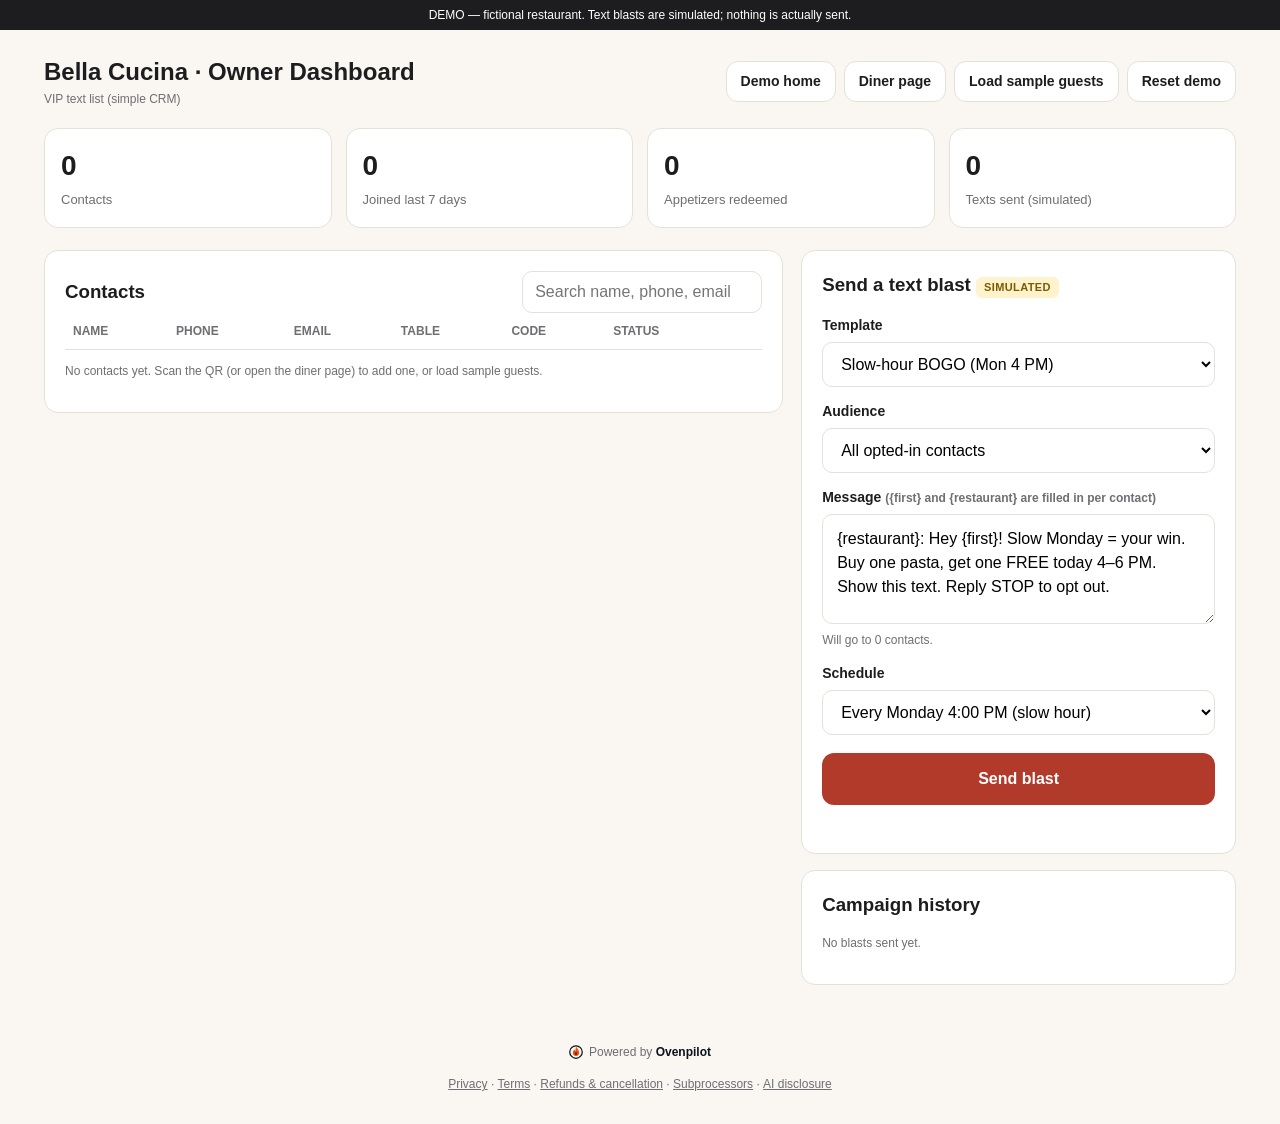
<file: demo/dashboard.html>
<!doctype html><html lang="en"><head><meta charset="utf-8"><meta http-equiv="Content-Security-Policy" content="default-src 'self'; script-src 'self'; style-src 'self' 'unsafe-inline'; img-src 'self' data:; font-src 'self'; connect-src 'self'; form-action 'self'; base-uri 'self'; object-src 'none'; upgrade-insecure-requests"><meta name="referrer" content="strict-origin-when-cross-origin"><link rel="icon" href="data:,"><meta name="viewport" content="width=device-width,initial-scale=1">
<meta name="robots" content="noindex"><title>Bella Cucina — Owner Dashboard (Demo)</title><link rel="stylesheet" href="style.css"></head><body>
<header class="banner">DEMO — fictional restaurant. Text blasts are simulated; nothing is actually sent.</header>
<main class="wrap">
  <div class="topbar"><div><h1>Bella Cucina · Owner Dashboard</h1><div class="fine">VIP text list (simple CRM)</div></div>
    <div class="row" style="margin:0"><a class="btn small secondary" href="index.html">Demo home</a><a class="btn small secondary" href="landing.html?table=12">Diner page</a>
    <button class="btn small secondary" id="seed">Load sample guests</button><button class="btn small secondary" id="reset">Reset demo</button></div></div>
  <div class="grid" style="margin-top:20px">
    <div class="stat"><b id="sTotal">0</b><span>Contacts</span></div><div class="stat"><b id="sWeek">0</b><span>Joined last 7 days</span></div>
    <div class="stat"><b id="sRed">0</b><span>Appetizers redeemed</span></div><div class="stat"><b id="sSent">0</b><span>Texts sent (simulated)</span></div></div>
  <div class="two" style="margin-top:6px">
    <div class="card"><div class="topbar"><h2 class="h3" style="margin:0">Contacts</h2><input id="q" type="search" aria-label="Search contacts" placeholder="Search name, phone, email" style="max-width:240px;padding:8px 12px"></div>
      <div style="overflow-x:auto"><table><thead><tr><th>Name</th><th>Phone</th><th>Email</th><th>Table</th><th>Code</th><th>Status</th><th><span class="vh">Actions</span></th></tr></thead><tbody id="rows"></tbody></table></div>
      <p class="fine" id="empty">No contacts yet. Scan the QR (or open the diner page) to add one, or load sample guests.</p></div>
    <div>
      <div class="card"><h2 class="h3" style="margin-top:0">Send a text blast <span class="sim">Simulated</span></h2>
        <label for="tpl">Template</label><select id="tpl"></select>
        <label for="aud">Audience</label><select id="aud"><option value="all">All opted-in contacts</option><option value="birthday">Birthdays this month</option></select>
        <label for="msg">Message <span class="fine">({first} and {restaurant} are filled in per contact)</span></label><textarea id="msg"></textarea>
        <div class="fine" id="count"></div>
        <label for="when">Schedule</label><select id="when"><option value="now">Send now</option><option value="mon4">Every Monday 4:00 PM (slow hour)</option></select>
        <button class="btn" id="send">Send blast</button><div class="err" id="sendMsg" style="color:var(--green)"></div>
        <div id="preview" class="phone hidden" style="margin-top:12px"><div class="fine">Preview for first recipient:</div><div class="bubble" id="pv"></div></div></div>
      <div class="card log"><h2 class="h3" style="margin-top:0">Campaign history</h2><div id="camps"><p class="fine">No blasts sent yet.</p></div></div>
    </div></div>
</main>
<footer class="powered"><a href="../"><img src="assets/ovenpilot-mark.svg" alt="" width="14" height="14" loading="lazy" decoding="async"><span>Powered by <b>Ovenpilot</b></span></a><nav class="legal-links" aria-label="Legal"><a href="../privacy.html">Privacy</a> · <a href="../terms.html">Terms</a> · <a href="../refunds.html">Refunds &amp; cancellation</a> · <a href="../subprocessors.html">Subprocessors</a> · <a href="../ai.html">AI disclosure</a></nav></footer>
<script src="data.js"></script><script src="dashboard.js"></script></body></html>
</file>
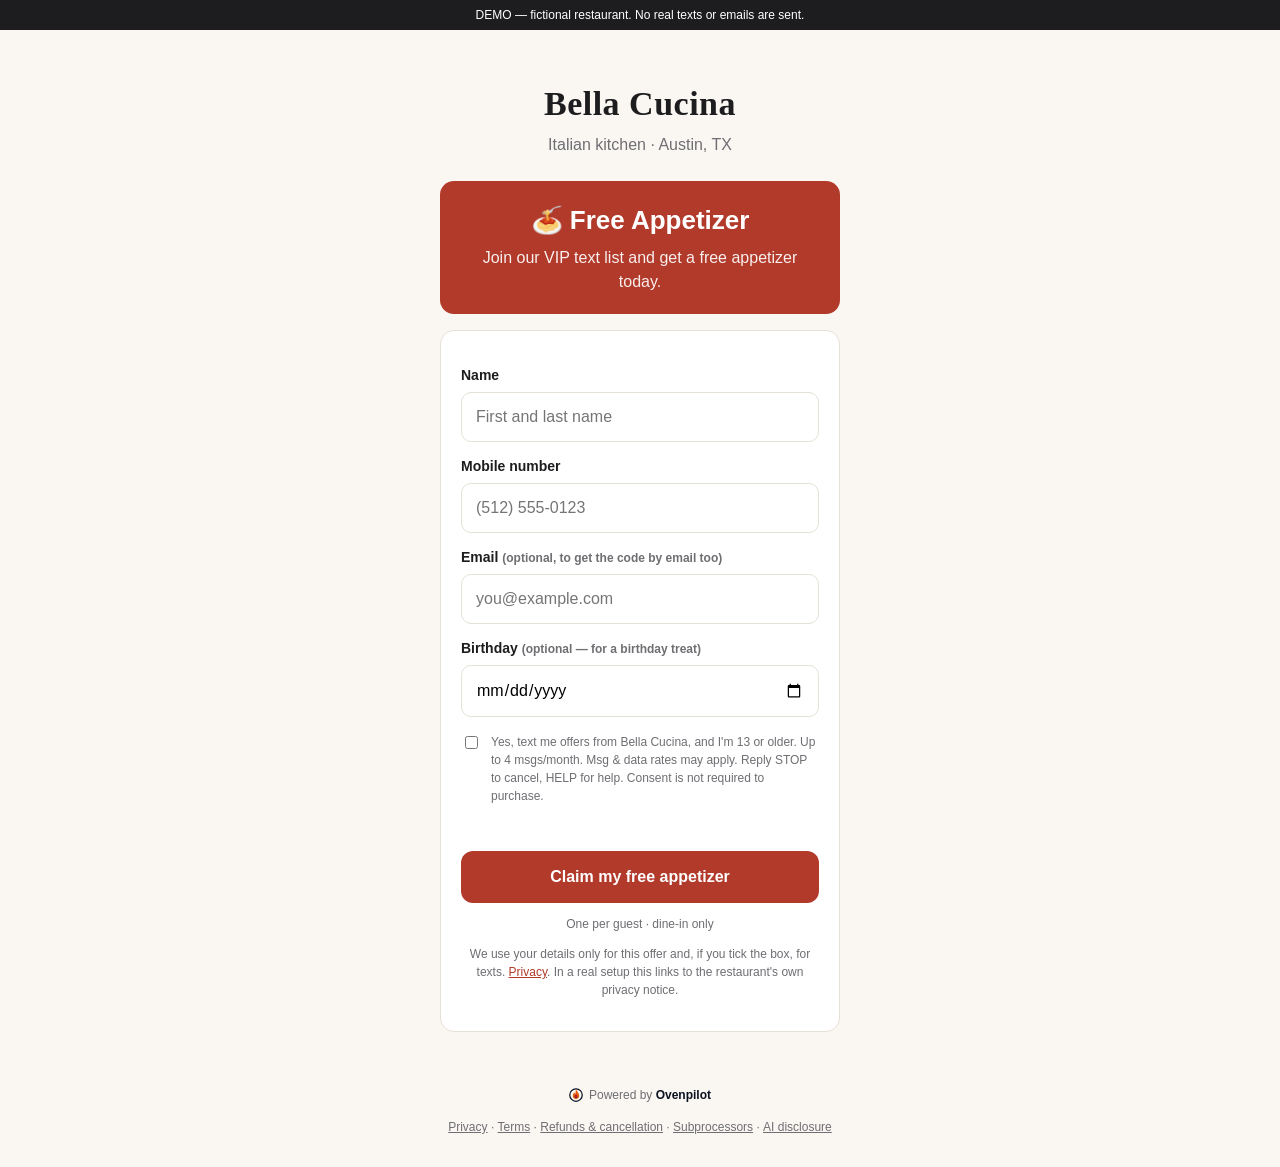
<file: demo/landing.html>
<!doctype html><html lang="en"><head><meta charset="utf-8"><meta http-equiv="Content-Security-Policy" content="default-src 'self'; script-src 'self'; style-src 'self' 'unsafe-inline'; img-src 'self' data:; font-src 'self'; connect-src 'self'; form-action 'self'; base-uri 'self'; object-src 'none'; upgrade-insecure-requests"><meta name="referrer" content="strict-origin-when-cross-origin"><link rel="icon" href="data:,"><meta name="viewport" content="width=device-width,initial-scale=1">
<meta name="robots" content="noindex"><title>Bella Cucina — Free Appetizer</title><link rel="stylesheet" href="style.css"></head><body>
<header class="banner">DEMO — fictional restaurant. No real texts or emails are sent.</header>
<main class="mobile">
  <div class="brand"><h1>Bella Cucina</h1><p>Italian kitchen · Austin, TX</p></div>
  <div id="formView">
    <div class="card offer"><h2>🍝 Free Appetizer</h2><p>Join our VIP text list and get a free appetizer today<span id="tableTxt"></span>.</p></div>
    <form id="f" class="card" novalidate>
      <label for="name">Name</label><input id="name" autocomplete="name" maxlength="80" placeholder="First and last name" required>
      <label for="phone">Mobile number</label><input id="phone" type="tel" autocomplete="tel" placeholder="(512) 555-0123" required>
      <label for="email">Email <span class="fine">(optional, to get the code by email too)</span></label><input id="email" type="email" autocomplete="email" maxlength="120" placeholder="you@example.com">
      <label for="bday">Birthday <span class="fine">(optional — for a birthday treat)</span></label><input id="bday" type="date" min="1900-01-01">
      <label class="fine" style="font-weight:400;display:flex;gap:10px;align-items:flex-start;margin-top:16px"><input id="consent" type="checkbox" style="width:auto;margin-top:3px">
        <span>Yes, text me offers from Bella Cucina, and I'm 13 or older. Up to 4 msgs/month. Msg &amp; data rates may apply. Reply STOP to cancel, HELP for help. Consent is not required to purchase.</span></label>
      <div class="err" id="err"></div>
      <button class="btn" type="submit">Claim my free appetizer</button>
      <p class="fine" style="text-align:center">One per guest · dine-in only</p>
      <p class="fine" style="text-align:center">We use your details only for this offer and, if you tick the box, for texts. <a href="../privacy.html#guests">Privacy</a>. In a real setup this links to the restaurant's own privacy notice.</p>
    </form>
  </div>
  <div id="doneView" class="hidden">
    <div class="card" style="text-align:center"><div style="font-size:42px">🎉</div><h2 style="margin:4px 0" id="doneTitle">You're in!</h2><p style="margin:0;color:var(--muted)">Show this code to your server:</p>
      <div class="code" id="code">BC-XXXX</div><p class="fine" id="dupNote"></p></div>
    <div class="card"><span class="sim">Simulated text message</span><div class="phone" style="margin-top:10px"><div class="fine">To: <span id="smsTo"></span></div><div class="bubble" id="sms"></div></div></div>
    <div class="card" id="emCard"><span class="sim">Simulated email</span><div class="email" style="margin-top:10px"><div class="hdr">To: <span id="emTo"></span><br>Subject: <span id="emSub"></span></div><div id="emBody"></div></div></div>
    <a class="btn secondary" href="dashboard.html">Open owner dashboard →</a>
  </div>
</main>
<footer class="powered"><a href="../"><img src="assets/ovenpilot-mark.svg" alt="" width="14" height="14" loading="lazy" decoding="async"><span>Powered by <b>Ovenpilot</b></span></a><nav class="legal-links" aria-label="Legal"><a href="../privacy.html">Privacy</a> · <a href="../terms.html">Terms</a> · <a href="../refunds.html">Refunds &amp; cancellation</a> · <a href="../subprocessors.html">Subprocessors</a> · <a href="../ai.html">AI disclosure</a></nav></footer>
<script src="data.js"></script><script src="landing.js"></script></body></html>
</file>
<file: style.css>
/* Ovenpilot — design tokens (see DESIGN.md) */
:root{
  --ink:#0B1220; --mist:#F5F6F8; --blue:#2B59F0; --white:#FFFFFF;
  --orange:#E8590C; --orange-h:#F26A1B; --ember:#B9450A; --cherry:#9B1B30; --cherry-tint:#F07A8E;
  --slate:#5B6475; --fog:#9AA3B2; --tint:#7F9BFF; --line:#E4E7EC; --line-dark:#1E2738;
  /* 8px spacing scale */
  --s1:4px; --s2:8px; --s3:16px; --s4:24px; --s5:32px; --s6:48px; --s7:64px; --s8:96px; --s9:128px;
  /* type scale ~1.25 */
  --t-xs:13px; --t-sm:15px; --t-base:17px; --t-md:21px; --t-lg:26px; --t-xl:33px; --t-2xl:44px; --t-3xl:clamp(44px,6.2vw,72px);
  --r-card:12px; --r-btn:10px; --measure:65ch;
  --font:-apple-system,BlinkMacSystemFont,"SF Pro Display","SF Pro Text","Inter","Segoe UI",Helvetica,Arial,sans-serif;
}
*{box-sizing:border-box}
html{scroll-behavior:smooth}
body{margin:0;font-family:var(--font);font-size:var(--t-base);line-height:1.55;color:var(--ink);background:var(--white);-webkit-font-smoothing:antialiased;text-rendering:optimizeLegibility}
a{color:var(--blue);text-decoration:none}
h1,h2,h3{margin:0;font-weight:600;letter-spacing:-.02em}
p{margin:0}
.container{max-width:1160px;margin:0 auto;padding:0 var(--s5)}

/* nav */
.nav{position:sticky;top:0;z-index:20;background:rgba(255,255,255,.92);backdrop-filter:saturate(180%) blur(16px);-webkit-backdrop-filter:saturate(180%) blur(16px);border-bottom:1px solid var(--line)}
.nav-inner{display:flex;align-items:center;justify-content:space-between;height:64px}
.logo img{display:block;height:32px;width:auto}
.nav nav{display:flex;align-items:center;gap:var(--s5)}
.nav nav a:not(.btn){color:var(--slate);font-size:var(--t-sm);font-weight:500}
.nav nav a:not(.btn):hover{color:var(--ink)}

/* buttons (one radius, three variants) */
.btn{display:inline-flex;align-items:center;justify-content:center;gap:var(--s2);font:500 var(--t-base)/1 var(--font);padding:15px 22px;border-radius:var(--r-btn);border:1px solid transparent;transition:background-color .15s ease,border-color .15s ease}
.btn-primary{background:var(--orange);color:var(--ink);font-weight:600}.btn-primary:hover{background:var(--orange-h)}
.btn-dark{background:var(--ink);color:var(--white)}.btn-dark:hover{background:#1A2333}
.btn-ghost{background:transparent;color:var(--ink);border-color:var(--line)}.btn-ghost:hover{border-color:var(--ink)}
.btn-sm{padding:10px 16px;font-size:var(--t-sm)}
.btn-block{width:100%}
.link-arrow{font-weight:500;color:var(--ink)}
.link-arrow::after{content:" →";transition:margin .15s ease}
.link-arrow:hover::after{margin-left:4px}
.link-arrow.light{color:var(--white)}
.actions{display:flex;flex-wrap:wrap;align-items:center;gap:var(--s4);margin-top:var(--s5)}
.ph{font-size:11px;font-weight:600;letter-spacing:.02em;opacity:.75;border:1px solid currentColor;border-radius:6px;padding:1px 6px;margin-left:var(--s1)}

/* hero (dark, left-aligned) */
.hero{background:var(--ink);color:var(--white);padding:var(--s9) 0 var(--s8)}
.hero-grid{display:grid;grid-template-columns:1.25fr 1fr;gap:var(--s7);align-items:center}
.kicker{color:var(--fog);font-size:var(--t-sm);font-weight:500;margin-bottom:var(--s4)}
.hero h1{font-size:clamp(44px,5.2vw,66px);line-height:1.04;letter-spacing:-.035em}
.hero h1 .hl{color:var(--orange)}
.lead{font-size:var(--t-md);line-height:1.5;color:#C9CED8;max-width:34ch;margin-top:var(--s4)}
.hero .link-arrow{color:var(--white)}
.hero-panel{margin:0;border:1px solid var(--line-dark);border-radius:var(--r-card);padding:var(--s5);background:#0F1828}
.hero-panel figcaption{font-size:var(--t-xs);color:var(--fog);margin-bottom:var(--s4)}
.flow{list-style:none;margin:0;padding:0}
.flow li{display:grid;grid-template-columns:76px 1fr;gap:var(--s3);padding:var(--s3) 0;border-top:1px solid var(--line-dark)}
.flow li:first-child{border-top:0;padding-top:0}
.flow .t{font-size:var(--t-xs);color:var(--orange);font-variant-numeric:tabular-nums;padding-top:3px}
.flow b{font-weight:600;font-size:var(--t-sm)}
.flow p{color:var(--fog);font-size:var(--t-sm);margin-top:2px}

/* sections */
.section{padding:var(--s8) 0}
.alt{background:var(--mist)}
.split{display:grid;grid-template-columns:1fr 1.6fr;gap:var(--s7);align-items:start}
.sec-head .num{display:block;font-size:var(--t-sm);font-weight:600;color:var(--slate);font-variant-numeric:tabular-nums;margin-bottom:var(--s3)}
.sec-head h2{font-size:var(--t-2xl);line-height:1.1;letter-spacing:-.03em;max-width:16ch}
.sec-head.wide{margin-bottom:var(--s6)}.sec-head.wide h2{max-width:none}
.sec-head.stack{margin-bottom:var(--s4)}
h3{font-size:var(--t-md);line-height:1.3}
.rows{list-style:none;margin:0;padding:0;border-top:1px solid var(--line)}
.rows li{display:grid;grid-template-columns:220px 1fr;gap:var(--s4);padding:var(--s4) 0;border-bottom:1px solid var(--line)}
.rows p,.services p,.steps p{color:var(--slate);max-width:var(--measure)}
.services{border-top:1px solid #DADDE3}
.services article{display:grid;grid-template-columns:48px 1fr;gap:var(--s3);padding:var(--s5) 0;border-bottom:1px solid #DADDE3}
.services .idx{font-size:var(--t-sm);font-weight:600;color:var(--slate);padding-top:3px}
.services h3{margin-bottom:var(--s2)}
.steps{list-style:none;margin:0;padding:0;display:grid;grid-template-columns:repeat(4,1fr);gap:var(--s5)}
.steps li{border-top:2px solid var(--ink);padding-top:var(--s4)}
.steps span{display:block;font-size:var(--t-xs);font-weight:600;color:var(--slate);margin-bottom:var(--s3)}
.steps h3{margin-bottom:var(--s2)}
.body-lg{font-size:var(--t-md);color:var(--slate);max-width:44ch;line-height:1.5}
.demo{display:grid;grid-template-columns:1.5fr 1fr;gap:var(--s7);align-items:center}
.demo-qr{background:var(--white);border:1px solid var(--line);border-radius:var(--r-card);padding:var(--s5);text-align:center;color:var(--slate);font-size:var(--t-sm)}
.demo-qr img{display:block;width:100%;max-width:220px;height:auto;margin:0 auto var(--s3)}

/* pricing tiers: auto-fit grid, works for 1–9 tiers */
.tiers{display:grid;gap:var(--s4);grid-template-columns:repeat(auto-fit,minmax(260px,1fr))}
.tiers[data-count="2"]{grid-template-columns:repeat(2,minmax(0,1fr));max-width:920px}
.tiers[data-count="5"]{grid-template-columns:repeat(5,minmax(0,1fr));gap:var(--s3);padding-top:12px}
.tiers[data-count="5"] .tier{padding:var(--s4)}
.tiers[data-count="5"] .tier-price b{font-size:var(--t-xl)}
.tier-count{font-size:var(--t-xs);color:var(--slate);margin-top:2px}
.tier.featured .sec-sub{color:var(--slate);margin-top:var(--s3);max-width:56ch}
.compare-wrap{margin-top:var(--s7)}
.compare-title{font-size:var(--t-lg);letter-spacing:-.02em;margin-bottom:var(--s4)}
.table-scroll{overflow-x:auto;border:1px solid var(--line);border-radius:var(--r-card)}
.compare{width:100%;border-collapse:collapse;font-size:var(--t-sm);min-width:760px}
.compare th,.compare td{padding:14px 16px;border-bottom:1px solid var(--line);text-align:center;vertical-align:middle}
.compare thead th{font-weight:600;background:var(--mist);font-size:var(--t-sm)}
.compare thead th small{display:block;font-weight:400;color:var(--slate);font-size:var(--t-xs)}
.compare tbody th,.compare tfoot th{text-align:left;font-weight:400}
.compare tbody th b{font-weight:600;margin-right:8px}
.compare tbody th small{display:block;color:var(--slate);font-size:var(--t-xs);margin-top:2px;padding-left:32px}
.compare .n{display:inline-block;width:32px;color:var(--slate);font-size:var(--t-xs);font-variant-numeric:tabular-nums}
.compare td small{display:block;color:var(--slate);font-size:11px;margin-top:2px}
.compare .feat{background:rgba(155,27,48,.035)}
.compare thead th.feat{background:#F6E6E9;color:var(--cherry)}
.dot{display:inline-block;width:10px;height:10px;border-radius:50%;background:var(--ink)}
.dash{color:var(--slate);font-weight:600} /* slate, not fog: 5.96:1 on white (WCAG AA) */
.or{color:var(--slate);font-size:var(--t-xs)}
.compare tfoot th,.compare tfoot td{font-weight:600;font-variant-numeric:tabular-nums}
.compare tfoot tr:last-child th,.compare tfoot tr:last-child td{border-bottom:0}
.compare tfoot tr:first-child th,.compare tfoot tr:first-child td{border-top:1px solid var(--ink)}
.addon{font-size:var(--t-sm);color:var(--slate);margin-top:var(--s3);max-width:none}
.addon b{color:var(--ink);font-weight:600}
.addon .key{display:block;margin-top:var(--s1);font-size:var(--t-xs)}
.addon .key .dot{width:8px;height:8px;vertical-align:0}
.tier{display:flex;flex-direction:column;border:1px solid var(--line);border-radius:var(--r-card);padding:var(--s5);background:var(--white)}
.tier.featured{border-color:var(--ink);box-shadow:0 0 0 1px var(--ink)}
.tier-badge{font-size:var(--t-xs);font-weight:600;color:var(--slate);margin-bottom:var(--s2)}
.tier{position:relative}
.tier-badge .pill{position:absolute;top:-12px;left:var(--s4);background:var(--cherry);color:var(--white);border-radius:99px;padding:3px 10px;font-size:12px;font-weight:600;line-height:1.3}
.tier.featured .tier-badge{color:var(--slate)}
.tier.max{box-shadow:inset 0 3px 0 var(--cherry)}
.tier.max .tier-badge{color:var(--cherry)}
.tier h3{font-size:var(--t-lg)}
.tier-price{margin-top:var(--s4)}
.tier-price b{font-size:var(--t-2xl);font-weight:600;letter-spacing:-.03em}
.tier-price span{color:var(--slate);margin-left:var(--s1)}
.tier-setup{color:var(--slate);font-size:var(--t-sm)}
.tier-setup s{margin-left:var(--s1)}
.tier-cap{color:var(--slate);font-size:var(--t-xs);margin-top:2px}
.tier-split{color:var(--slate);font-size:var(--t-xs);margin-top:2px}
.tier-summary{color:var(--slate);font-size:var(--t-sm);margin-top:var(--s4)}
.tier ul{list-style:none;margin:var(--s4) 0 var(--s5);padding:0;border-top:1px solid var(--line);flex:1}
.tier li{padding:12px 0;border-bottom:1px solid var(--line);font-size:var(--t-sm)}
.tier li::before{content:"";display:inline-block;width:6px;height:6px;border-radius:50%;background:var(--ink);margin-right:12px;vertical-align:2px}
.tier-renew{color:var(--slate);font-size:12px;line-height:1.45;margin:0 0 var(--s3)}.tier-renew a{color:var(--blue);text-decoration:underline}
.fine{color:var(--slate);font-size:var(--t-sm);margin-top:var(--s4)}

/* CTA + footer */
.cta{background:var(--ink);color:var(--white);padding:var(--s8) 0}
.cta-inner{display:grid;grid-template-columns:1.4fr 1fr;gap:var(--s6);align-items:end}
.cta h2{font-size:var(--t-2xl);letter-spacing:-.03em;line-height:1.1}
.cta p{color:var(--fog);margin-top:var(--s3);max-width:46ch}
.cta .actions{justify-content:flex-end;margin-top:0}
.foot{background:var(--ink);color:var(--fog);font-size:var(--t-xs);border-top:1px solid var(--line-dark)}
.foot-inner{display:flex;justify-content:space-between;align-items:center;padding:var(--s5) var(--s5)}
.foot img{display:block}

@media (max-width:960px){
  .hero-grid,.split,.demo,.cta-inner{grid-template-columns:1fr}
  .steps{grid-template-columns:1fr 1fr}
  .cta .actions{justify-content:flex-start}
  .tiers[data-count="2"]{grid-template-columns:1fr}
}
@media (max-width:1180px){ .tiers[data-count="5"]{grid-template-columns:repeat(3,minmax(0,1fr))} }
@media (max-width:820px){ .tiers[data-count="5"]{grid-template-columns:repeat(2,minmax(0,1fr))} }
@media (max-width:560px){ .tiers[data-count="5"]{grid-template-columns:1fr} }
@media (max-width:640px){
  .container{padding:0 var(--s4)}
  .nav nav a:not(.btn){display:none}
  .hero{padding:var(--s8) 0 var(--s7)}
  .section{padding:var(--s7) 0}
  .steps,.rows li{grid-template-columns:1fr}
  .rows li{gap:var(--s2)}
  .foot-inner{flex-direction:column;gap:var(--s3);align-items:flex-start}
}
@media (prefers-reduced-motion:reduce){*{transition:none!important;scroll-behavior:auto!important}}
.tiers[data-count="5"] .btn{padding:12px 10px;font-size:var(--t-sm);white-space:nowrap}
.tiers[data-count="5"] .tier-summary,.tiers[data-count="5"] .tier li{font-size:14px}
.compare thead th:first-child{text-align:left}

/* accessibility: visible keyboard focus everywhere, skip link */
:focus-visible{outline:3px solid var(--blue);outline-offset:3px;border-radius:4px}
.hero :focus-visible,.cta :focus-visible,.foot :focus-visible{outline-color:#FFFFFF}
.btn:focus-visible{outline-offset:2px}
.skip{position:absolute;left:var(--s3);top:-60px;z-index:50;background:var(--ink);color:var(--white);padding:10px 16px;border-radius:var(--r-btn);font-weight:600}
.skip:focus{top:var(--s3)}

/* footer links (every page) */
.foot-links{display:flex;flex-wrap:wrap;gap:var(--s2) var(--s4);list-style:none;margin:0;padding:0}
.foot-links a{color:#C9CED8}
.foot-links a:hover{color:var(--white);text-decoration:underline}
.foot-meta{display:flex;flex-direction:column;gap:var(--s2);align-items:flex-end;text-align:right}
@media (max-width:640px){.foot-meta{align-items:flex-start;text-align:left}}
.fine a{color:var(--blue);text-decoration:underline}

/* legal pages */
.legal{padding:var(--s7) 0 var(--s8)}
.legal .container{max-width:820px}
.legal .kicker{color:var(--slate);margin-bottom:var(--s2)}
.legal h1{font-size:var(--t-2xl);line-height:1.1;letter-spacing:-.03em}
.legal .updated{color:var(--slate);font-size:var(--t-sm);margin-top:var(--s3)}
.legal .summary{background:var(--mist);border-radius:var(--r-card);padding:var(--s4) var(--s5);margin:var(--s5) 0}
.legal .summary h2{font-size:var(--t-md);margin:0 0 var(--s2)}
.legal h2{font-size:var(--t-lg);margin:var(--s6) 0 var(--s3);letter-spacing:-.02em}
.legal h3{font-size:var(--t-base);margin:var(--s4) 0 var(--s2)}
.legal p,.legal li{color:#2A3242;max-width:var(--measure)}
.legal p+p{margin-top:var(--s3)}
.legal ul{padding-left:1.2em;margin:var(--s2) 0}
.legal li{margin:6px 0}
.legal a{color:var(--blue);text-decoration:underline}
.legal table{width:100%;border-collapse:collapse;font-size:var(--t-sm);margin:var(--s3) 0}
.legal th,.legal td{border-bottom:1px solid var(--line);padding:10px 12px;text-align:left;vertical-align:top}
.legal thead th{background:var(--mist);font-weight:600}
.legal .note{border-left:3px solid var(--orange);padding:var(--s2) var(--s4);margin:var(--s4) 0;background:#FFF7F1}
.legal nav.toc{margin-top:var(--s4);font-size:var(--t-sm)}
.legal nav.toc a{margin-right:var(--s4)}

@media (max-width:640px){.legal table{font-size:13px}.legal th,.legal td{padding-left:6px;padding-right:6px;overflow-wrap:anywhere;hyphens:auto}}
</file>
<file: demo/style.css>
:root{--bg:#faf7f2;--card:#fff;--ink:#1d1d1f;--muted:#6e6e73;--accent:#b23a2b;--accent-dark:#8f2c20;--green:#2e7d4f;--line:#e6e1d8;--r:14px}
*{box-sizing:border-box}body{margin:0;font-family:-apple-system,BlinkMacSystemFont,"SF Pro Text","Segoe UI",Roboto,Helvetica,Arial,sans-serif;background:var(--bg);color:var(--ink);line-height:1.5}
a{color:var(--accent)}
.wrap{max-width:1100px;margin:0 auto;padding:24px}
.mobile{max-width:440px;margin:0 auto;padding:20px}
.banner{background:#1d1d1f;color:#fff;font-size:12px;text-align:center;padding:6px 10px}
.brand{text-align:center;padding:28px 0 8px}.brand h1{font-family:Georgia,"Times New Roman",serif;font-size:34px;margin:0;letter-spacing:.5px}.brand p{margin:4px 0 0;color:var(--muted)}
.card{background:var(--card);border:1px solid var(--line);border-radius:var(--r);padding:20px;margin:16px 0}
.offer{background:var(--accent);color:#fff;border:none;text-align:center}.offer h2{margin:0 0 6px;font-size:26px}.offer p{margin:0;opacity:.92}
label{display:block;font-weight:600;font-size:14px;margin:14px 0 6px}
input,select,textarea{width:100%;padding:12px 14px;border:1px solid var(--line);border-radius:10px;font:inherit;background:#fff}
textarea{min-height:110px;resize:vertical}
input:focus,select:focus,textarea:focus{outline:2px solid var(--accent);border-color:transparent}
.btn{display:inline-block;width:100%;padding:14px;border:none;border-radius:12px;background:var(--accent);color:#fff;font:inherit;font-weight:600;font-size:16px;cursor:pointer;margin-top:18px;text-decoration:none;text-align:center}
.btn:hover{background:var(--accent-dark)}.btn.secondary{background:#fff;color:var(--ink);border:1px solid var(--line)}.btn.small{width:auto;padding:9px 14px;font-size:14px;margin:0}
.fine{font-size:12px;color:var(--muted)}.err{color:var(--accent);font-size:14px;min-height:20px;margin-top:8px}
.code{font-family:ui-monospace,Menlo,monospace;font-size:30px;letter-spacing:4px;font-weight:700;text-align:center;background:#f3efe8;border-radius:10px;padding:14px;margin:10px 0}
.phone{background:#f2f2f7;border-radius:18px;padding:14px}.bubble{background:#e9e9eb;border-radius:18px;padding:10px 14px;margin:6px 0;max-width:92%;font-size:14px;white-space:pre-wrap}
.email{border:1px solid var(--line);border-radius:10px;padding:12px;font-size:14px;white-space:pre-wrap}.email .hdr{color:var(--muted);font-size:12px;border-bottom:1px solid var(--line);padding-bottom:6px;margin-bottom:8px}
.sim{display:inline-block;background:#fff3cd;color:#7a5b00;font-size:11px;font-weight:700;border-radius:6px;padding:2px 8px;letter-spacing:.4px;text-transform:uppercase}
.grid{display:grid;grid-template-columns:repeat(4,minmax(0,1fr));gap:14px}.stat{background:#fff;border:1px solid var(--line);border-radius:var(--r);padding:16px}.stat b{display:block;font-size:28px}.stat span{color:var(--muted);font-size:13px}
.two{display:grid;grid-template-columns:minmax(0,1.7fr) minmax(0,1fr);gap:18px;align-items:start}
table{width:100%;border-collapse:collapse;font-size:14px}th,td{text-align:left;padding:9px 8px;border-bottom:1px solid var(--line)}th{color:var(--muted);font-weight:600;font-size:12px;text-transform:uppercase}td:nth-child(2),td:nth-child(5),td:nth-child(7){white-space:nowrap}.wrap{max-width:1240px}
.tag{font-size:11px;padding:2px 8px;border-radius:999px;background:#eef6f0;color:var(--green);font-weight:600}.tag.no{background:#f3efe8;color:#57534e}
.topbar{display:flex;justify-content:space-between;align-items:center;gap:12px;flex-wrap:wrap}.topbar h1{margin:0;font-size:24px}
.row{display:flex;gap:8px;flex-wrap:wrap;margin-top:10px}
.log .item{border-bottom:1px solid var(--line);padding:10px 0;font-size:14px}
.hidden{display:none}
@media(max-width:800px){.grid{grid-template-columns:repeat(2,minmax(0,1fr))}.two{grid-template-columns:minmax(0,1fr)}}
code{overflow-wrap:anywhere}

.powered{text-align:center;padding:18px 0 28px;font-size:12px;color:var(--muted)}.powered a{color:var(--muted);text-decoration:none;display:inline-flex;align-items:center;gap:6px}.powered b{color:#0B1220;font-weight:600}

.legal-links{display:block;margin-top:10px;font-size:12px;line-height:1.8}.legal-links a{color:var(--muted);text-decoration:underline}.legal-links a:hover{color:var(--ink)}
:focus-visible{outline:3px solid #1d1d1f;outline-offset:2px}

.h3{font-size:1.17em}.vh{position:absolute;width:1px;height:1px;padding:0;margin:-1px;overflow:hidden;clip:rect(0,0,0,0);white-space:nowrap;border:0}
td{overflow-wrap:anywhere}.brand h1,.bubble,.code{overflow-wrap:anywhere}
th{position:relative} /* keeps the screen-reader-only "Actions" label inside the scrolling table on phones */
</file>
